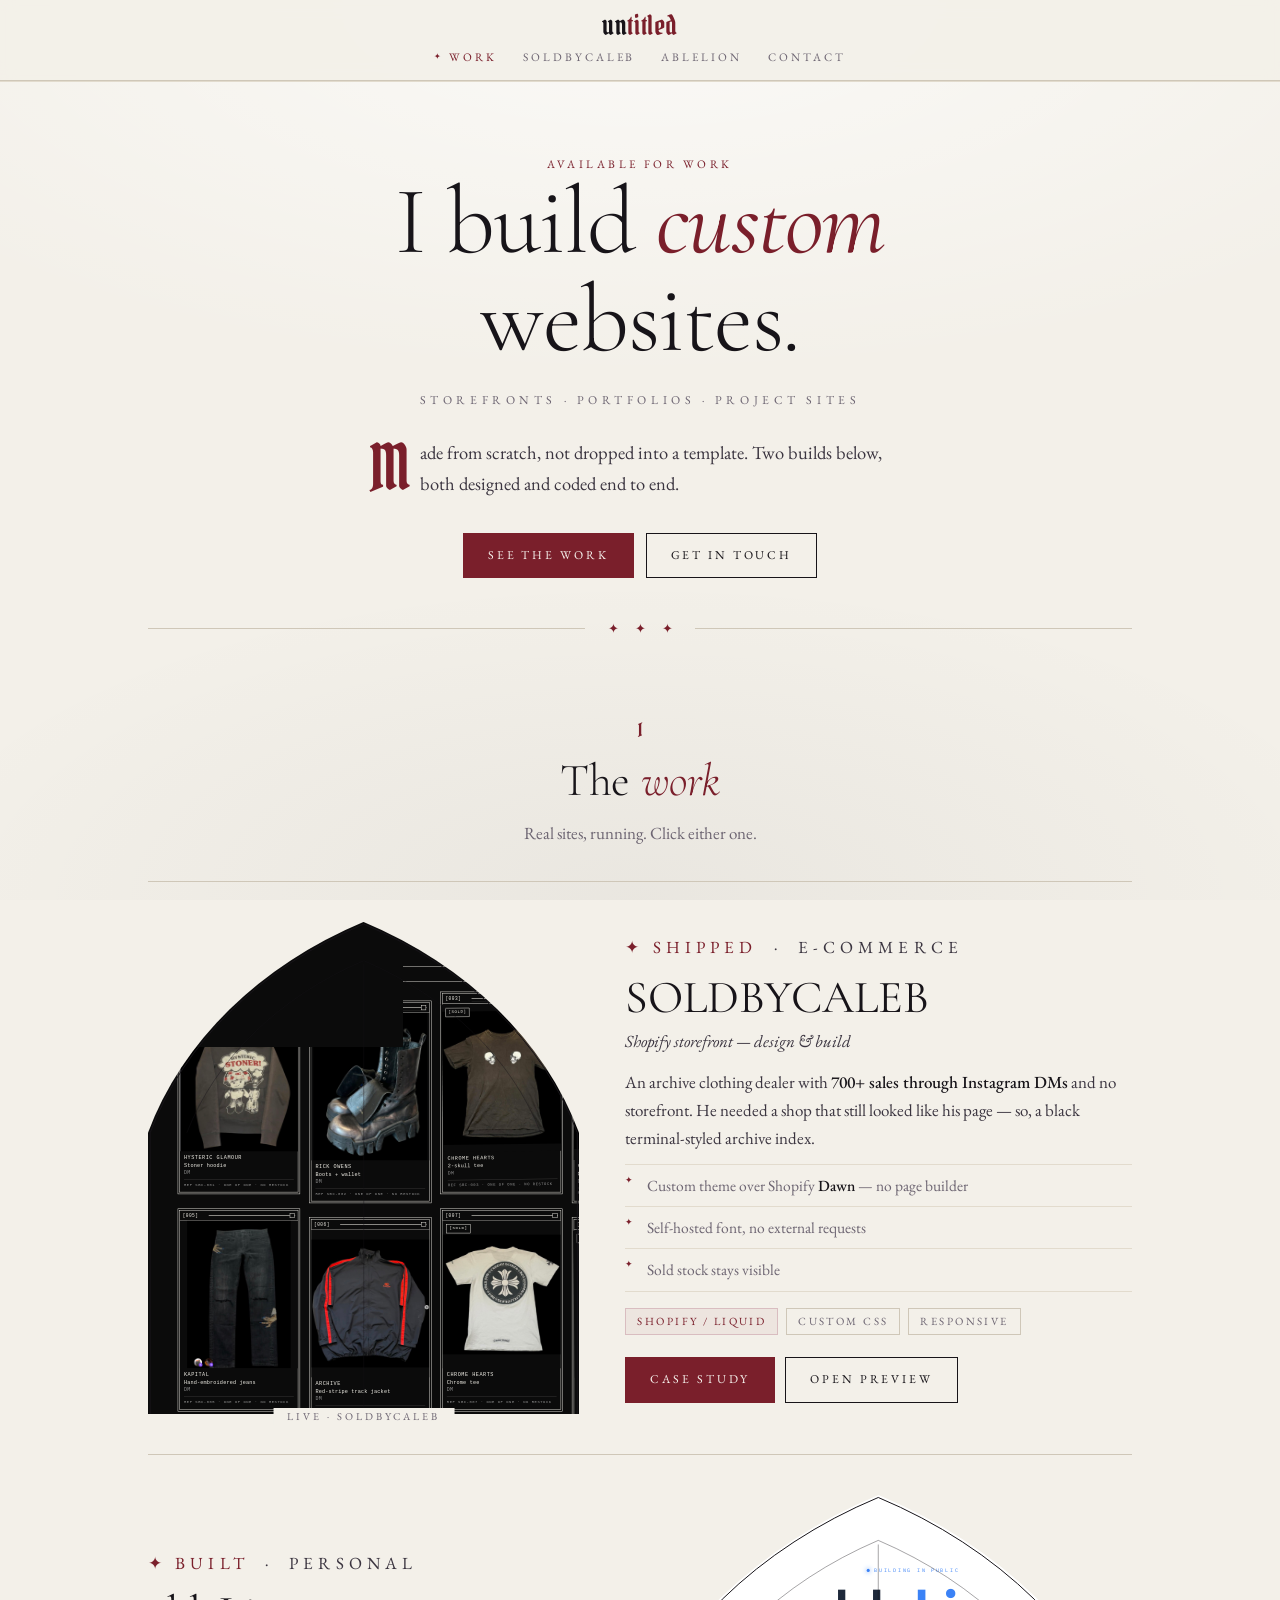
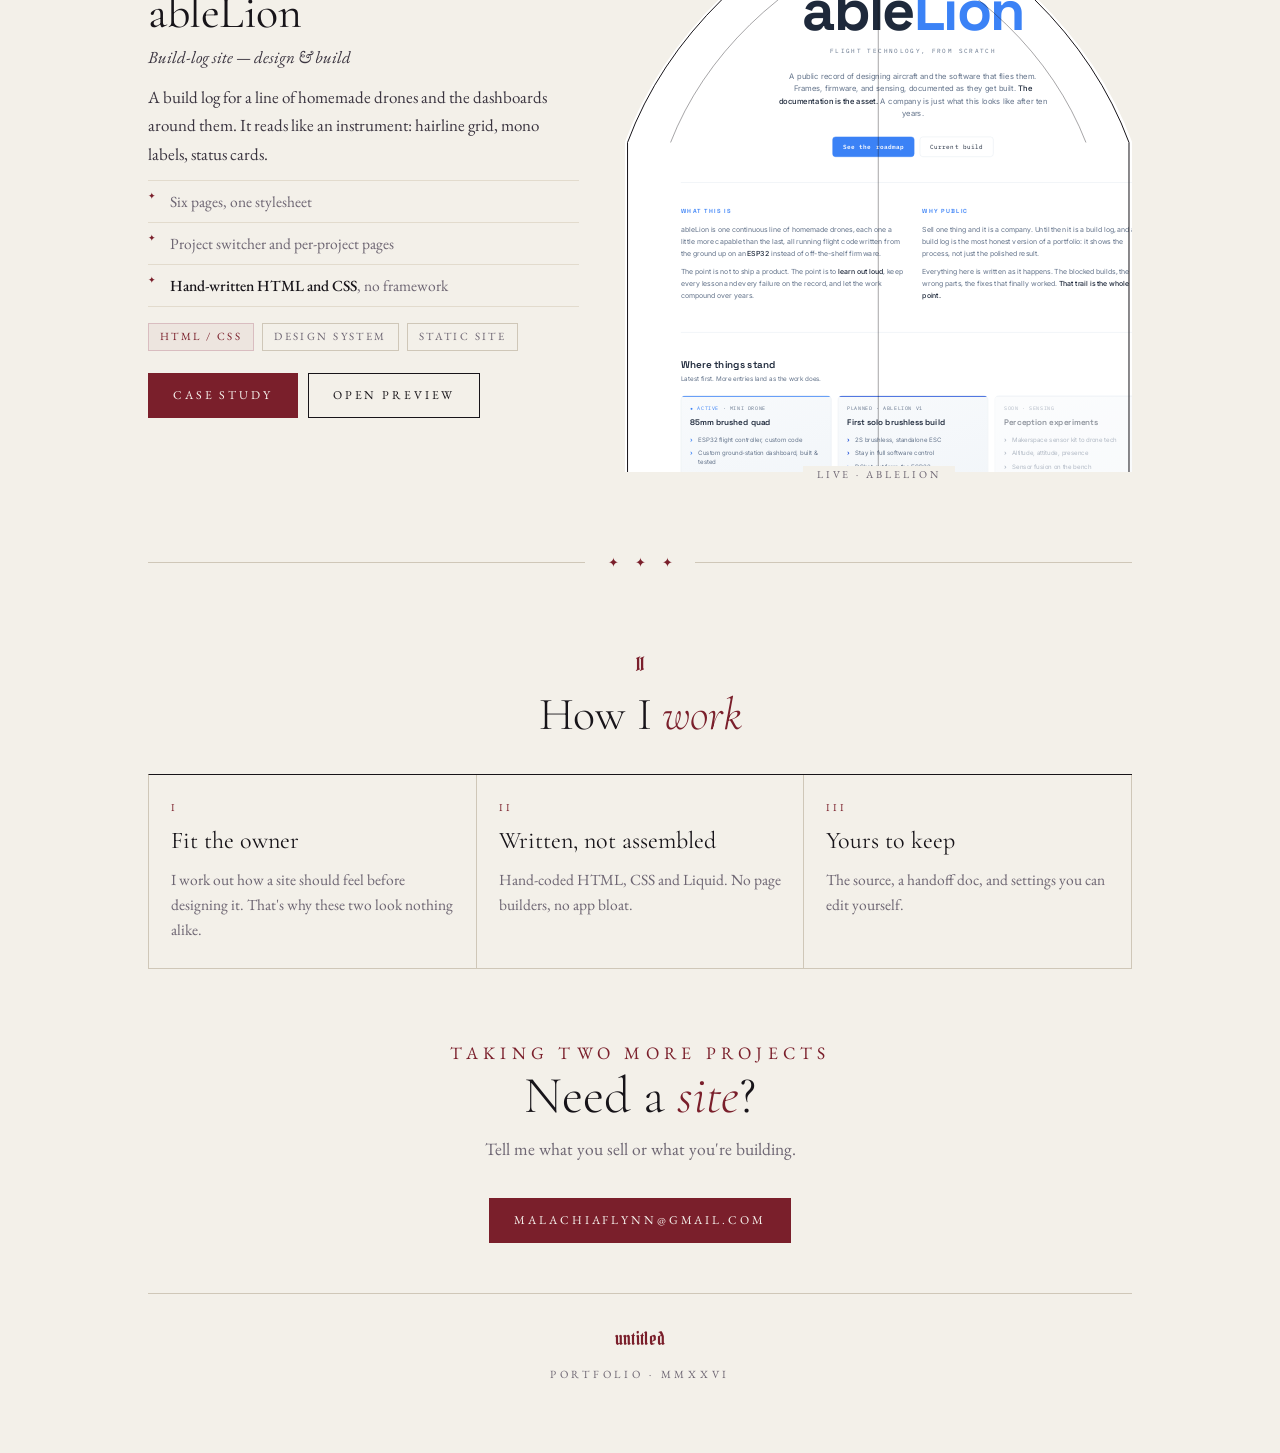
<file: index.html>
<!DOCTYPE html>
<html lang="en">
<head>
<meta charset="UTF-8">
<meta name="viewport" content="width=device-width, initial-scale=1.0">
<title>untitled — portfolio</title>
<link rel="stylesheet" href="style.css?v=7">
</head>
<body>

<nav><div class="nav-inner">
  <a href="index.html" class="brand">un<span class="l">titled</span></a>
  <div class="nav-links">
    <a href="index.html" class="active">Work</a>
    <a href="soldbycaleb.html">Soldbycaleb</a>
    <a href="ablelion.html">Ablelion</a>
    <a href="#contact">Contact</a>
  </div>
</div></nav>

<div class="wrap">

  <section class="hero">
    <p class="label ox">Available for work</p>
    <h1>I build <em>custom</em><br>websites.</h1>
    <p class="tagline">storefronts · portfolios · project sites</p>
    <p class="mission drop">Made from scratch, not dropped into a template. Two builds below, both designed and coded end to end.</p>
    <div class="cta">
      <a href="#work" class="btn p">See the work</a>
      <a href="#contact" class="btn">Get in touch</a>
    </div>
  </section>

  <div class="fleuron"><i>✦ ✦ ✦</i></div>

  <section class="work" id="work">
    <div class="head">
      <span class="num">I</span>
      <h2>The <em>work</em></h2>
      <p>Real sites, running. Click either one.</p>
    </div>

    <!-- ── SOLDBYCALEB ────────────────────────────────────────────── -->
    <article class="entry">
      <div class="entry__win">
        <div class="arch">
          <div class="arch__win">
            <iframe src="previews/sbc/index.html#archive" title="SOLDBYCALEB storefront preview" loading="lazy" scrolling="no"></iframe>
          </div>
          <svg class="arch__tracery" viewBox="0 0 100 140" preserveAspectRatio="none" aria-hidden="true">
            <path d="M0.5 140 L0.5 60 A 99 99 0 0 1 50 0.6 A 99 99 0 0 1 99.5 60 L99.5 140"/>
            <line class="thin" x1="50" y1="12" x2="50" y2="140"/>
            <path class="thin" d="M9 60 A 84 84 0 0 1 50 11 A 84 84 0 0 1 91 60"/>
          </svg>
          <a class="arch__glass" href="soldbycaleb.html" aria-label="Open the SOLDBYCALEB case study"></a>
          <span class="arch__tag">Live · soldbycaleb</span>
        </div>
      </div>
      <div class="entry__copy">
        <p class="label entry__k"><span class="stamp">✦ Shipped</span> &nbsp;·&nbsp; E-commerce</p>
        <h3>SOLDBYCALEB</h3>
        <p class="entry__role">Shopify storefront — design &amp; build</p>
        <p>An archive clothing dealer with <b>700+ sales through Instagram DMs</b> and no storefront. He needed a shop that still looked like his page — so, a black terminal-styled archive index.</p>
        <ul>
          <li>Custom theme over Shopify <b>Dawn</b> — no page builder</li>
          <li>Self-hosted font, no external requests</li>
          <li>Sold stock stays visible</li>
        </ul>
        <div class="specs">
          <span class="chip on">Shopify / Liquid</span>
          <span class="chip">Custom CSS</span>
          <span class="chip">Responsive</span>
        </div>
        <div class="entry__links">
          <a href="soldbycaleb.html" class="btn p">Case study</a>
          <a href="previews/sbc/index.html" target="_blank" rel="noopener" class="btn">Open preview</a>
        </div>
      </div>
    </article>

    <!-- ── ABLELION ───────────────────────────────────────────────── -->
    <article class="entry flip">
      <div class="entry__win">
        <div class="arch">
          <div class="arch__win light">
            <iframe src="previews/ablelion/index.html" title="ableLion site preview" loading="lazy" scrolling="no"></iframe>
          </div>
          <svg class="arch__tracery" viewBox="0 0 100 140" preserveAspectRatio="none" aria-hidden="true">
            <path d="M0.5 140 L0.5 60 A 99 99 0 0 1 50 0.6 A 99 99 0 0 1 99.5 60 L99.5 140"/>
            <line class="thin" x1="50" y1="12" x2="50" y2="140"/>
            <path class="thin" d="M9 60 A 84 84 0 0 1 50 11 A 84 84 0 0 1 91 60"/>
          </svg>
          <a class="arch__glass" href="ablelion.html" aria-label="Open the ableLion case study"></a>
          <span class="arch__tag">Live · ablelion</span>
        </div>
      </div>
      <div class="entry__copy">
        <p class="label entry__k"><span class="stamp">✦ Built</span> &nbsp;·&nbsp; Personal</p>
        <h3>ableLion</h3>
        <p class="entry__role">Build-log site — design &amp; build</p>
        <p>A build log for a line of homemade drones and the dashboards around them. It reads like an instrument: hairline grid, mono labels, status cards.</p>
        <ul>
          <li>Six pages, one stylesheet</li>
          <li>Project switcher and per-project pages</li>
          <li><b>Hand-written HTML and CSS</b>, no framework</li>
        </ul>
        <div class="specs">
          <span class="chip on">HTML / CSS</span>
          <span class="chip">Design system</span>
          <span class="chip">Static site</span>
        </div>
        <div class="entry__links">
          <a href="ablelion.html" class="btn p">Case study</a>
          <a href="previews/ablelion/index.html" target="_blank" rel="noopener" class="btn">Open preview</a>
        </div>
      </div>
    </article>
  </section>

  <div class="fleuron"><i>✦ ✦ ✦</i></div>

  <section class="work" id="how">
    <div class="head">
      <span class="num">II</span>
      <h2>How I <em>work</em></h2>
    </div>
    <div class="grid-cards">
      <div class="card">
        <div class="card-k">i</div>
        <h3>Fit the owner</h3>
        <p>I work out how a site should feel before designing it. That's why these two look nothing alike.</p>
      </div>
      <div class="card">
        <div class="card-k">ii</div>
        <h3>Written, not assembled</h3>
        <p>Hand-coded HTML, CSS and Liquid. No page builders, no app bloat.</p>
      </div>
      <div class="card">
        <div class="card-k">iii</div>
        <h3>Yours to keep</h3>
        <p>The source, a handoff doc, and settings you can edit yourself.</p>
      </div>
    </div>
  </section>

  <section class="contact" id="contact">
    <p class="label ox">Taking two more projects</p>
    <h2>Need a <em>site</em>?</h2>
    <p>Tell me what you sell or what you're building.</p>
    <div class="cta">
      <a href="mailto:malachiaflynn@gmail.com" class="btn p">malachiaflynn@gmail.com</a>
    </div>
  </section>

  <footer>
    <span class="mark">untitled</span>
    <p>Portfolio · MMXXVI</p>
  </footer>

</div>
</body>
</html>
</file>
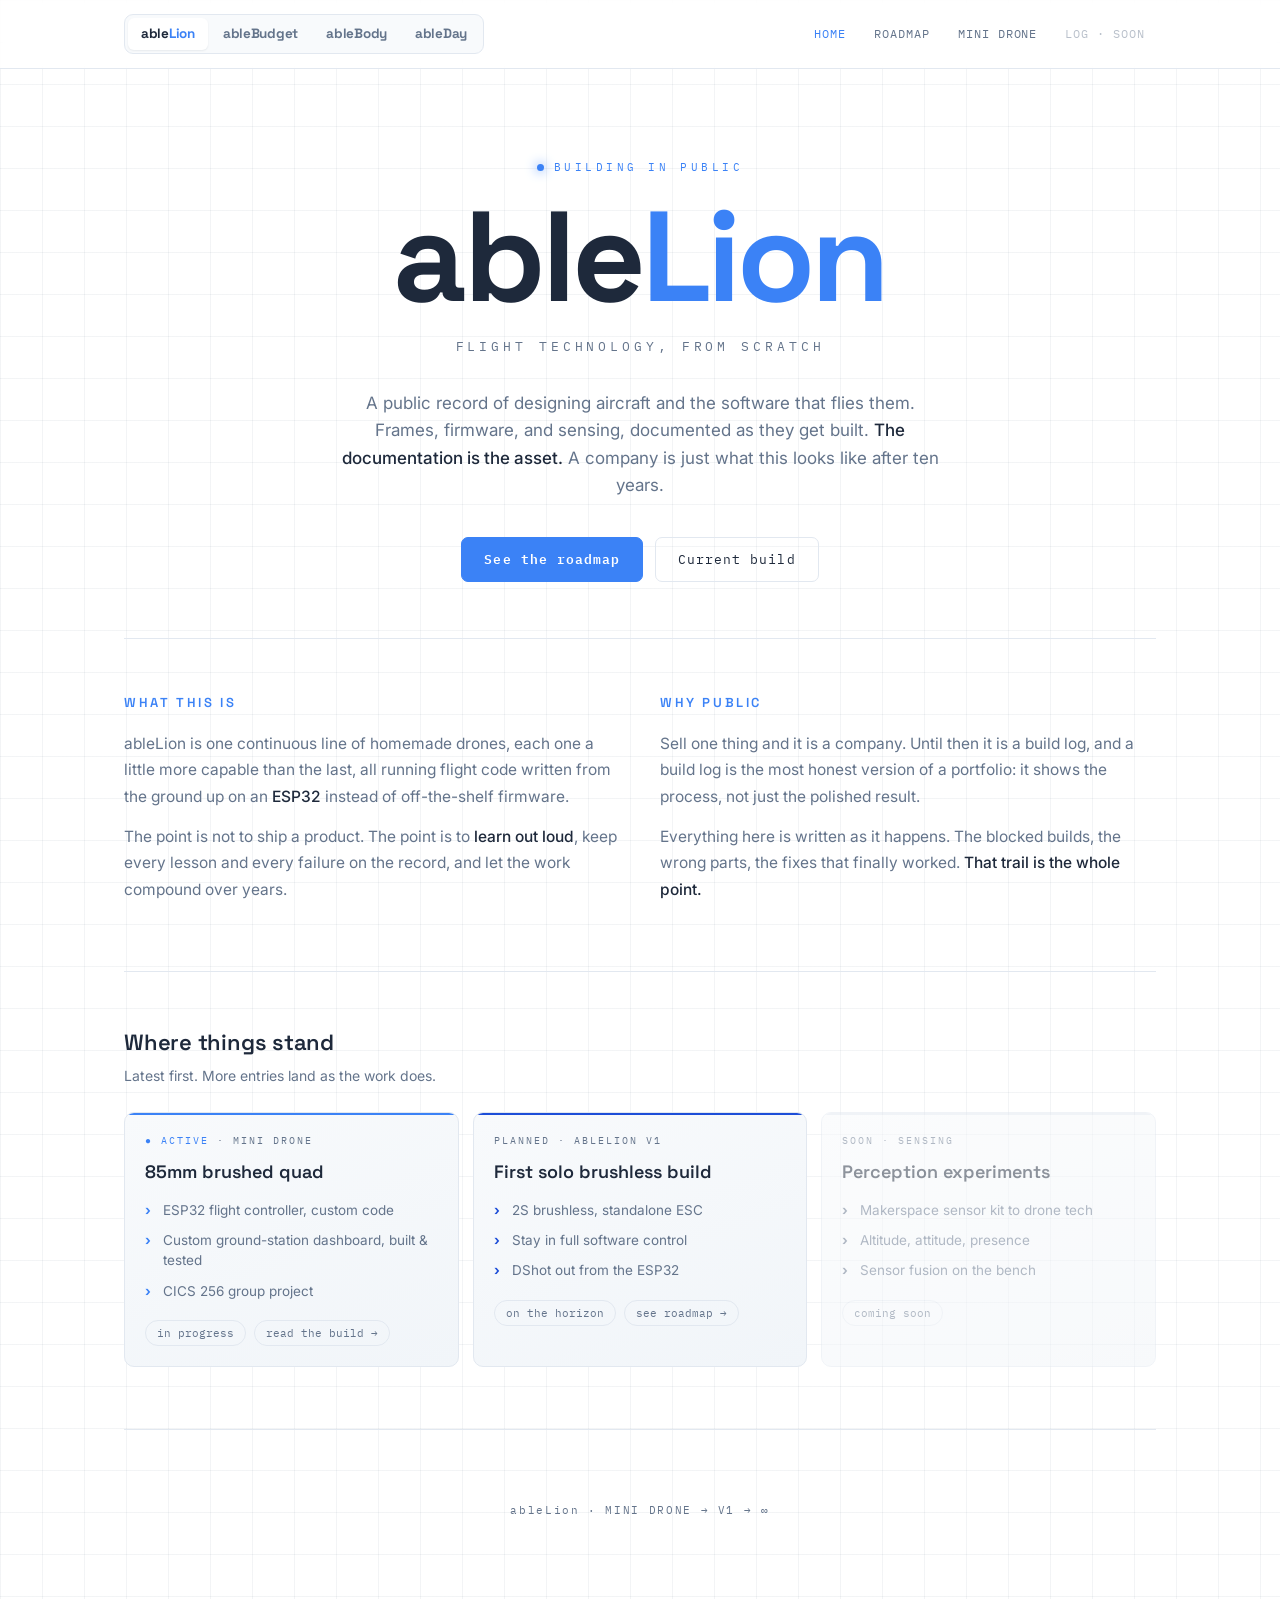
<file: previews/ablelion/index.html>
<!DOCTYPE html>
<html lang="en">
<head>
<meta charset="UTF-8">
<meta name="viewport" content="width=device-width, initial-scale=1.0">
<title>ableLion</title>
<link rel="stylesheet" href="style.css">
<style>
  .hero{padding:90px 0 56px;text-align:center;border-bottom:1px solid var(--line)}
  .hero .eyebrow{justify-content:center}
  .hero h1{font-size:clamp(56px,13vw,128px)}
  .tagline{font-family:'IBM Plex Mono',monospace;font-size:13px;letter-spacing:.3em;
    text-transform:uppercase;color:var(--dim);margin-top:18px}
  .mission{max-width:600px;margin:34px auto 0;color:var(--dim);font-size:17px;line-height:1.6}
  .mission b{color:var(--ink);font-weight:500}
  .cta{display:flex;gap:12px;justify-content:center;flex-wrap:wrap;margin-top:38px}
  .btn{font-family:'IBM Plex Mono',monospace;font-size:13px;letter-spacing:.08em;
    padding:12px 22px;border-radius:7px;border:1px solid var(--line);transition:.18s}
  .btn.p{background:var(--signal);color:var(--void);border-color:var(--signal);font-weight:600}
  .btn.p:hover{box-shadow:0 0 22px rgba(59,130,246,.35)}
  .btn:hover{border-color:var(--signal);color:var(--ink)}

  .intro{padding:54px 0;border-bottom:1px solid var(--line)}
  .intro-grid{display:grid;grid-template-columns:1fr 1fr;gap:40px;align-items:start}
  .intro h2{font-family:'Space Grotesk',sans-serif;font-size:13px;letter-spacing:.2em;
    text-transform:uppercase;color:var(--signal);margin-bottom:18px;font-weight:600}
  .intro p{color:var(--dim);font-size:15.5px;line-height:1.7;margin-bottom:14px}
  .intro p b{color:var(--ink);font-weight:500}
  @media(max-width:720px){.intro-grid{grid-template-columns:1fr;gap:28px}}

  .status{padding:54px 0}
  .status h2{font-family:'Space Grotesk',sans-serif;font-size:22px;font-weight:600;
    margin-bottom:6px;letter-spacing:-.01em}
  .status-sub{color:var(--dim);font-size:14px;margin-bottom:26px}
  .feed a.card{display:block;transition:.18s}
  .feed a.card:hover{border-color:var(--signal);transform:translateY(-2px)}
  .feed .card-k .stamp{color:var(--signal)}
  .soon-card{opacity:.5}
  .soon-card .card-k{color:var(--dim)}
</style>
</head>
<body>

<nav><div class="nav-inner">
  <div class="switch">
    <a href="index.html" class="active">able<span>Lion</span></a>
    <a href="ablebudget.html">able<span>Budget</span></a>
    <a href="ablebody.html">able<span>Body</span></a>
    <a href="ableday.html">able<span>Day</span></a>
  </div>
  <div class="nav-links">
    <a href="index.html" class="active">HOME</a>
    <a href="roadmap.html">ROADMAP</a>
    <a href="mini-drone.html">MINI DRONE</a>
    <a class="soon">LOG · SOON</a>
  </div>
</div></nav>

<div class="wrap">

  <section class="hero">
    <div class="eyebrow">Building in public</div>
    <h1><span class="a">able</span><span class="l">Lion</span></h1>
    <p class="tagline">flight technology, from scratch</p>
    <p class="mission">A public record of designing aircraft and the software that flies them. Frames, firmware, and sensing, documented as they get built. <b>The documentation is the asset.</b> A company is just what this looks like after ten years.</p>
    <div class="cta">
      <a href="roadmap.html" class="btn p">See the roadmap</a>
      <a href="mini-drone.html" class="btn">Current build</a>
    </div>
  </section>

  <section class="intro">
    <div class="intro-grid">
      <div>
        <h2>What this is</h2>
        <p>ableLion is one continuous line of homemade drones, each one a little more capable than the last, all running flight code written from the ground up on an <b>ESP32</b> instead of off-the-shelf firmware.</p>
        <p>The point is not to ship a product. The point is to <b>learn out loud</b>, keep every lesson and every failure on the record, and let the work compound over years.</p>
      </div>
      <div>
        <h2>Why public</h2>
        <p>Sell one thing and it is a company. Until then it is a build log, and a build log is the most honest version of a portfolio: it shows the process, not just the polished result.</p>
        <p>Everything here is written as it happens. The blocked builds, the wrong parts, the fixes that finally worked. <b>That trail is the whole point.</b></p>
      </div>
    </div>
  </section>

  <section class="status">
    <h2>Where things stand</h2>
    <p class="status-sub">Latest first. More entries land as the work does.</p>
    <div class="grid feed">

      <a href="mini-drone.html" class="card s">
        <div class="card-k"><span class="stamp">● ACTIVE</span> · MINI DRONE</div>
        <h3>85mm brushed quad</h3>
        <ul>
          <li>ESP32 flight controller, custom code</li>
          <li>Custom ground-station dashboard, built &amp; tested</li>
          <li>CICS 256 group project</li>
        </ul>
        <div class="specs">
          <span class="chip">in progress</span>
          <span class="chip">read the build →</span>
        </div>
      </a>

      <a href="roadmap.html" class="card b">
        <div class="card-k">PLANNED · ableLion V1</div>
        <h3>First solo brushless build</h3>
        <ul>
          <li>2S brushless, standalone ESC</li>
          <li>Stay in full software control</li>
          <li>DShot out from the ESP32</li>
        </ul>
        <div class="specs">
          <span class="chip">on the horizon</span>
          <span class="chip">see roadmap →</span>
        </div>
      </a>

      <div class="card soon-card">
        <div class="card-k">SOON · SENSING</div>
        <h3>Perception experiments</h3>
        <ul>
          <li>Makerspace sensor kit to drone tech</li>
          <li>Altitude, attitude, presence</li>
          <li>Sensor fusion on the bench</li>
        </ul>
        <div class="specs"><span class="chip">coming soon</span></div>
      </div>

    </div>
  </section>

  <footer><p>ableLion · MINI DRONE → V1 → ∞</p></footer>

</div>
</body>
</html>
</file>
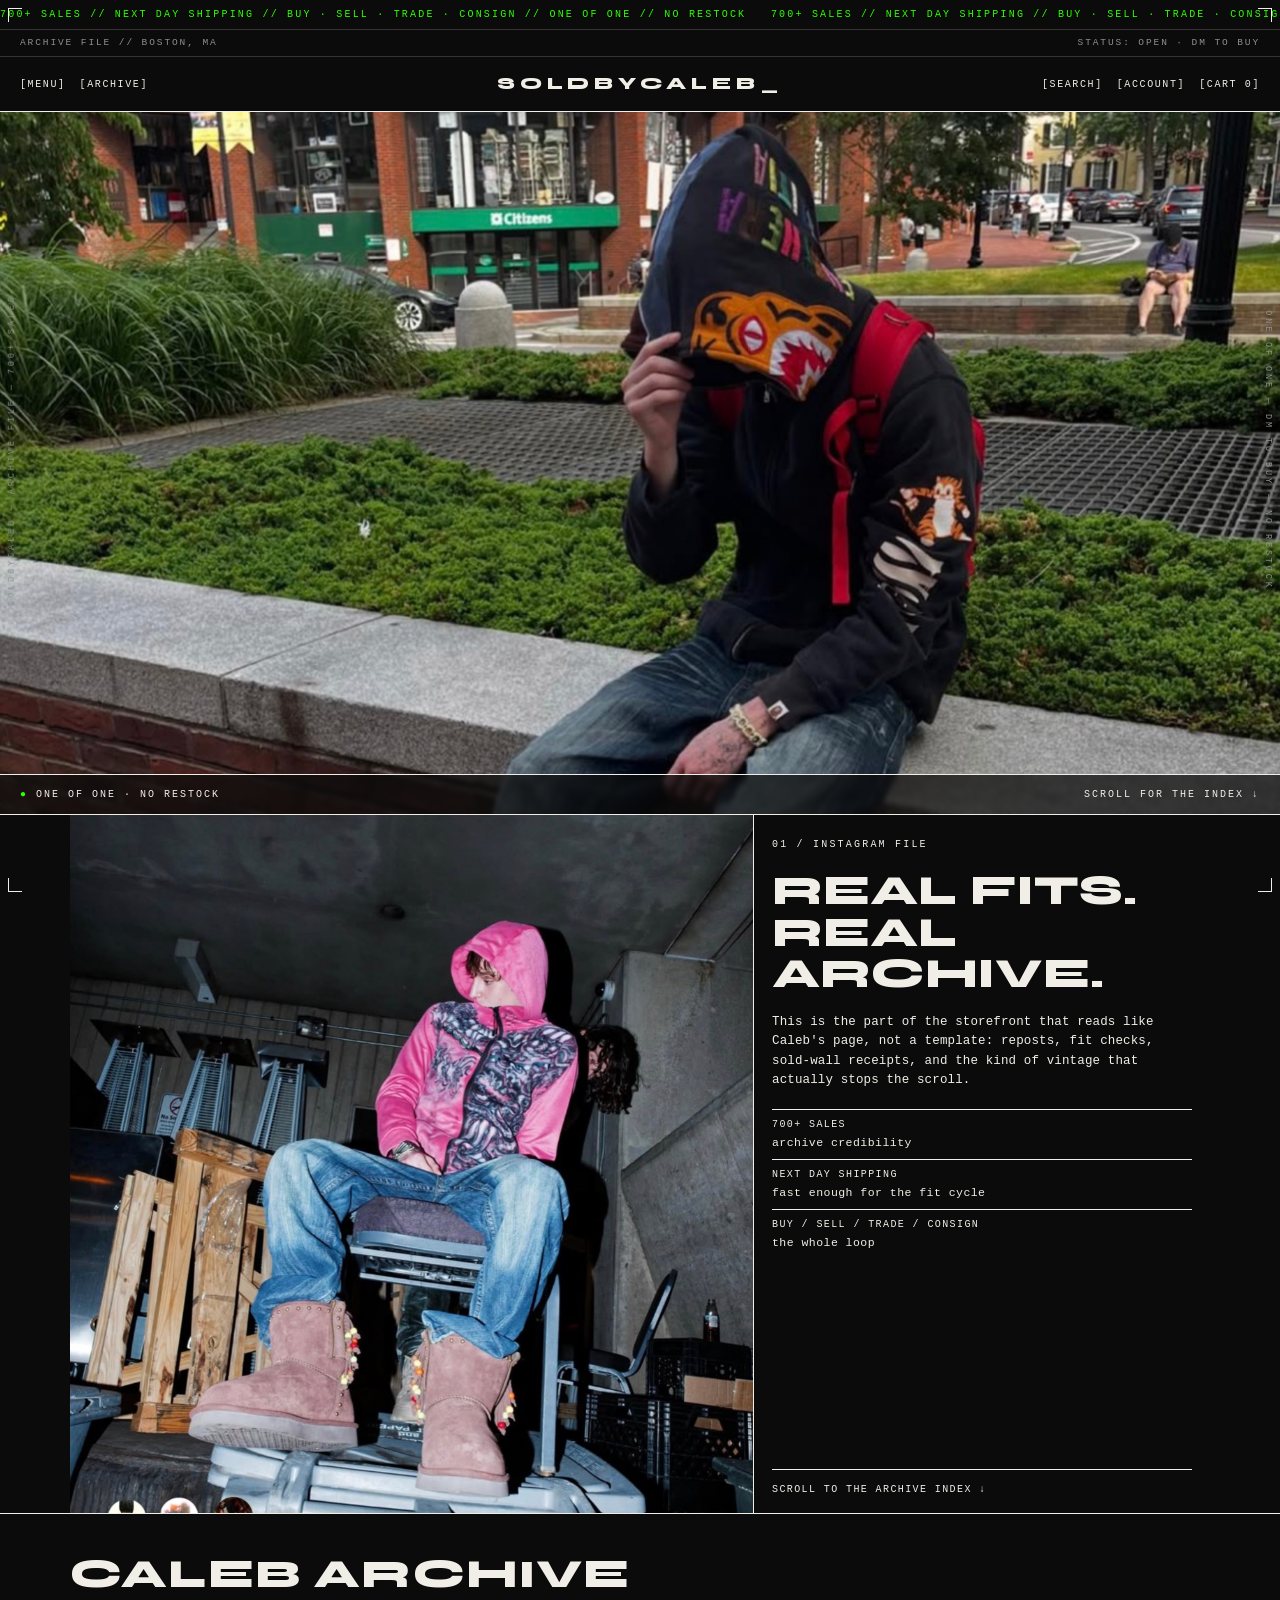
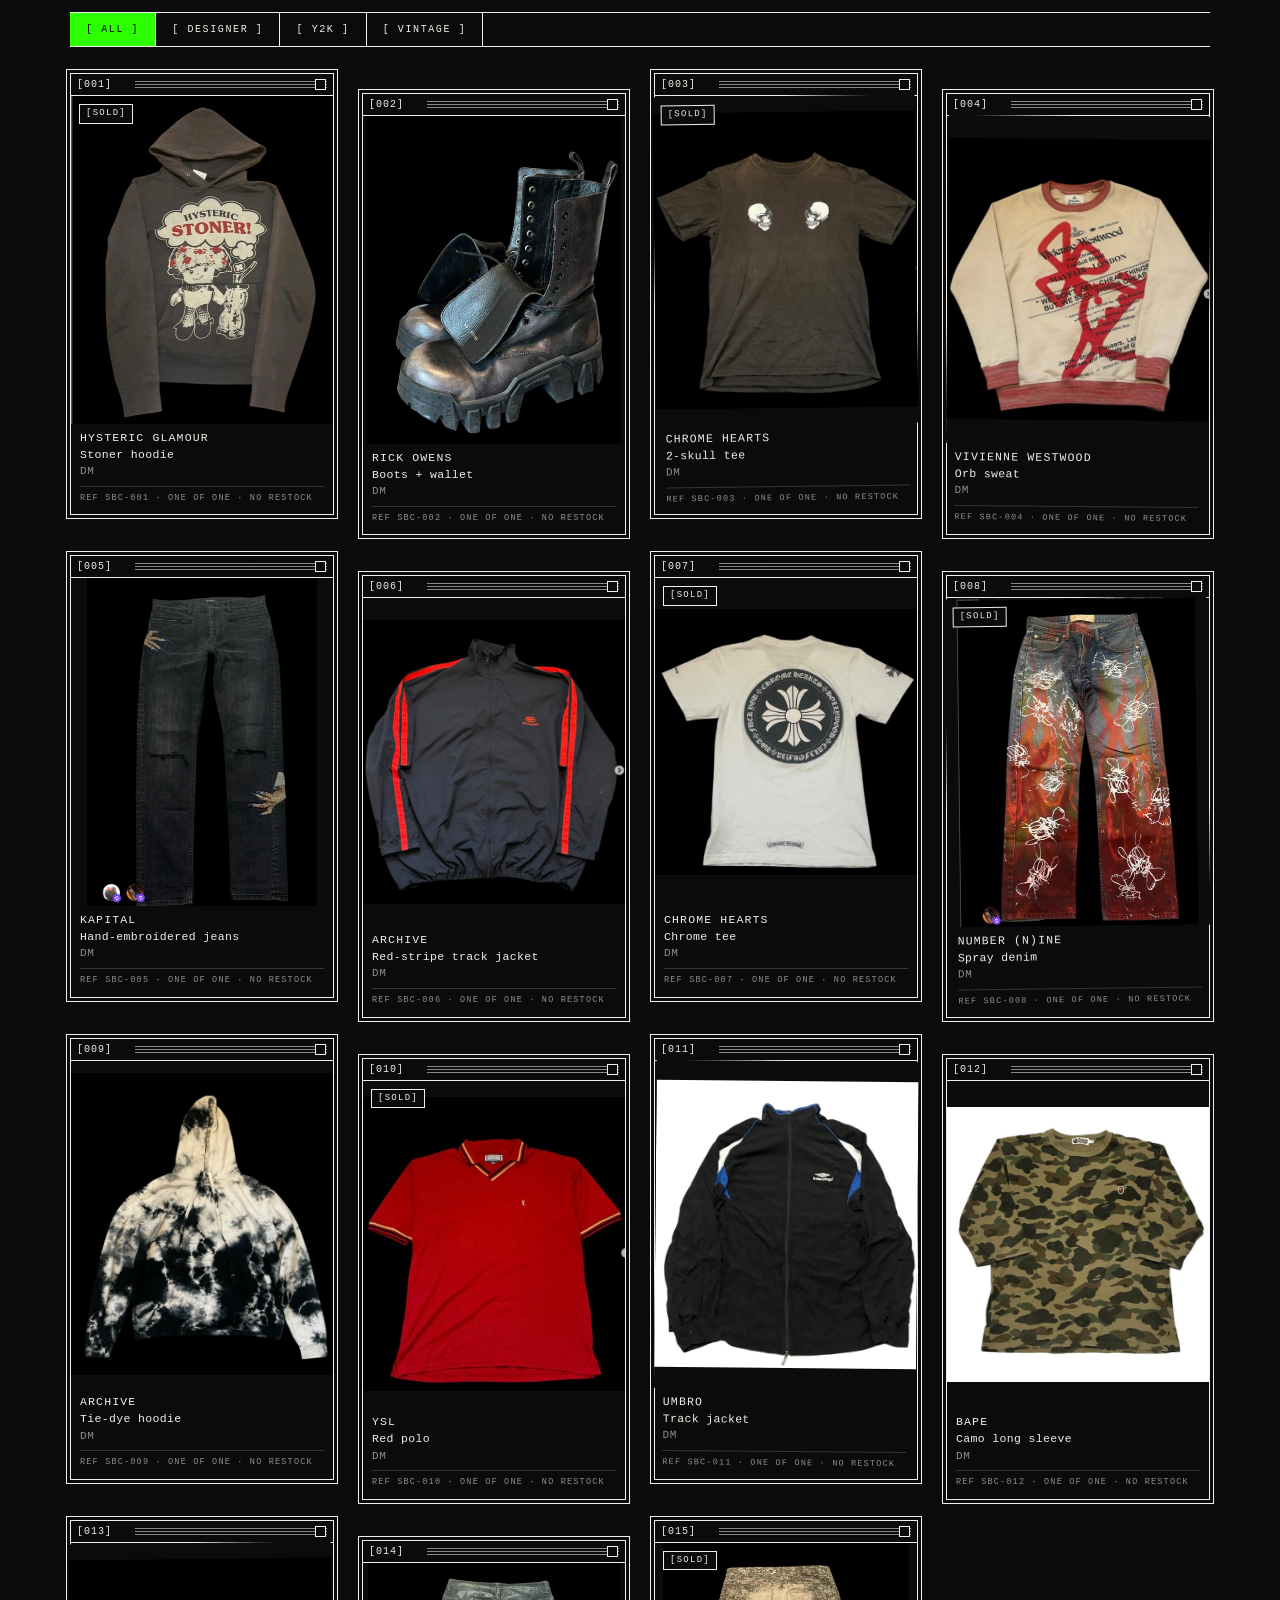
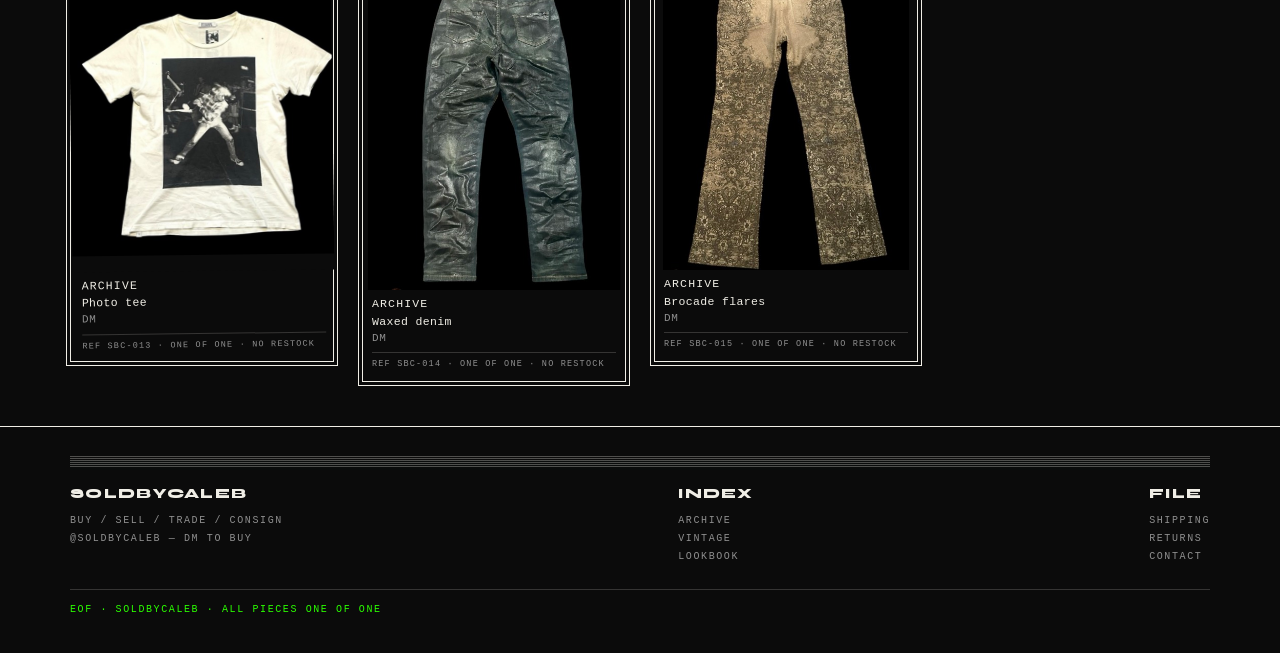
<file: previews/sbc/index.html>
<!DOCTYPE html>
<html lang="en">
<head>
<meta charset="UTF-8">
<meta name="viewport" content="width=device-width, initial-scale=1.0">
<title>SOLDBYCALEB — archive file</title>
<style>
@font-face{
  font-family:"SBC Display";
  src:url("sbc-display.woff2") format("woff2");
  font-weight:800;font-style:normal;font-display:swap;
}

:root{
  --ink:240,238,230;        /* #F0EEE6 */
  --paper:11,11,11;         /* #0B0B0B */
  --muted:143,143,143;      /* #8F8F8F */
  --acid:43,255,0;          /* #2BFF00 */
  --on-acid:11,11,11;
  --hairline:rgba(240,238,230,.18);
  --mono:ui-monospace,"SF Mono","SFMono-Regular","Menlo","Consolas","Liberation Mono","Roboto Mono",monospace;
  --display:"SBC Display",var(--mono);
}
*,*::before,*::after{box-sizing:border-box;border-radius:0}
body{
  margin:0;background:rgb(var(--paper));color:rgb(var(--ink));
  font-family:var(--mono);font-size:13px;line-height:1.5;letter-spacing:.01em;
  -webkit-font-smoothing:antialiased;
}
a{color:inherit;text-decoration:none}
::selection{background:rgb(var(--acid));color:rgb(var(--on-acid))}
.page-width{max-width:1180px;margin:0 auto;padding:0 20px}

/* ── announcement ticker ───────────────────────────────────────────── */
.ticker{
  background:rgb(var(--paper));color:rgb(var(--acid));
  border-bottom:1px solid var(--hairline);
  overflow:hidden;white-space:nowrap;padding:7px 0;
  font-size:10px;letter-spacing:.22em;text-transform:uppercase;
}
.ticker span{display:inline-block;padding-right:3rem;animation:slide 26s linear infinite}
@keyframes slide{from{transform:translateX(0)}to{transform:translateX(-50%)}}

/* ── header: two-row terminal bar ──────────────────────────────────── */
.hdr{
  position:sticky;top:0;z-index:40;
  background:rgb(var(--paper));border-bottom:1px solid rgb(var(--ink));
}
.hdr__row1{
  display:flex;justify-content:space-between;align-items:center;
  padding:6px 20px;border-bottom:1px solid var(--hairline);
  font-size:9.5px;letter-spacing:.2em;text-transform:uppercase;color:rgb(var(--muted));
}
.hdr__row2{
  display:grid;grid-template-columns:1fr auto 1fr;align-items:center;
  padding:14px 20px;
}
.wordmark{
  font-family:var(--display);font-weight:800;font-size:17px;
  letter-spacing:.28em;text-transform:uppercase;text-align:center;
}
.wordmark::after{content:"_";margin-left:.1em;animation:blink 1.1s step-end infinite}
@keyframes blink{50%{opacity:0}}
.ctl{font-size:10px;letter-spacing:.16em;color:rgb(var(--ink));padding:3px 0}
.ctl:hover{background:rgb(var(--acid));color:rgb(var(--on-acid))}
.hdr__left,.hdr__right{display:flex;gap:14px}
.hdr__right{justify-content:flex-end}

/* ── pinned fading hero ────────────────────────────────────────────── */
.hero{min-height:78vh;position:relative;display:flex;align-items:flex-end}
.hero__media{
  position:fixed;top:0;left:0;width:100%;height:92vh;z-index:-1;
  background:url("hero.jpg") center 22% / cover no-repeat;
}
@supports (animation-timeline: scroll()){
  .hero__media{animation:heroFade linear both;animation-timeline:scroll(root);animation-range:0 70vh}
}
@keyframes heroFade{to{opacity:.1;filter:grayscale(1)}}
.hero__bar{
  width:100%;padding:12px 20px;border-top:1px solid rgb(var(--ink));
  background:rgba(11,11,11,.72);backdrop-filter:blur(2px);
  display:flex;justify-content:space-between;flex-wrap:wrap;gap:10px;
  font-size:10px;letter-spacing:.2em;text-transform:uppercase;
}
.hero__bar b{color:rgb(var(--acid));font-weight:500}

/* everything after the hero rides over it on opaque paper */
main > section:not(.hero){position:relative;z-index:1;background:rgb(var(--paper))}

/* ── lookbook strip ────────────────────────────────────────────────── */
.lookbook{border-top:1px solid rgb(var(--ink));border-bottom:1px solid rgb(var(--ink))}
.lookbook__grid{display:grid;grid-template-columns:minmax(0,1.2fr) minmax(0,.8fr);min-height:400px}
.lookbook__media{border-right:1px solid rgb(var(--ink))}
.lookbook__media img{width:100%;height:100%;object-fit:cover;display:block}
.lookbook__copy{display:flex;flex-direction:column;justify-content:space-between;gap:18px;padding:22px 18px 16px}
.eyebrow{margin:0;font-size:10px;letter-spacing:.22em;text-transform:uppercase}
.lookbook__title{
  font-family:var(--display);font-weight:800;margin:0;
  font-size:clamp(26px,3.2vw,46px);line-height:1.02;letter-spacing:0;
  text-transform:uppercase;word-break:keep-all;hyphens:none;
}
.lookbook__text{margin:0;max-width:34rem;font-size:12.5px;line-height:1.55;color:rgb(var(--ink))}
.lookbook__list{margin:0;padding:0;list-style:none;display:grid;gap:8px;
  text-transform:uppercase;letter-spacing:.14em;font-size:10px}
.lookbook__list li{padding-top:7px;border-top:1px solid rgb(var(--ink))}
.lookbook__list strong{display:block;margin-top:2px;font-size:11.5px;letter-spacing:.04em;text-transform:none;font-weight:500}
.lookbook__note{margin-top:auto;padding-top:12px;border-top:1px solid rgb(var(--ink));
  font-size:10px;letter-spacing:.14em;text-transform:uppercase}

/* ── archive grid ──────────────────────────────────────────────────── */
.archive{padding:40px 0 34px}
.archive__title{
  font-family:var(--display);font-weight:800;margin:0 0 18px;
  font-size:clamp(26px,4vw,40px);letter-spacing:.03em;text-transform:uppercase;line-height:1;
}
.tabs{display:flex;flex-wrap:wrap;margin:0 0 26px;padding:0;list-style:none;
  border-top:1px solid rgb(var(--ink));border-bottom:1px solid rgb(var(--ink))}
.tab{
  font:inherit;font-size:10px;letter-spacing:.16em;text-transform:uppercase;
  background:none;border:0;border-right:1px solid rgb(var(--ink));
  color:rgb(var(--ink));padding:9px 16px;cursor:pointer;
}
.tab:hover{background:rgb(var(--acid));color:rgb(var(--on-acid))}
.tab[aria-pressed="true"]{background:rgb(var(--acid));color:rgb(var(--on-acid))}

.grid{display:grid;grid-template-columns:repeat(4,minmax(0,1fr));
  column-gap:28px;row-gap:40px;padding-bottom:30px;counter-reset:idx}
@counter-style pad3{system:numeric;symbols:"0" "1" "2" "3" "4" "5" "6" "7" "8" "9";pad:3 "0"}
.piece{
  position:relative;counter-increment:idx;
  border:1px solid rgb(var(--ink));outline:1px solid rgb(var(--ink));outline-offset:3px;
  background:rgb(var(--paper));
}
.piece::before{  /* window title bar: [001] + pinstripes */
  content:"[" counter(idx,pad3) "]";
  display:block;height:22px;line-height:22px;padding:0 6px;
  font-size:10px;letter-spacing:.1em;color:rgb(var(--ink));
  border-bottom:1px solid rgb(var(--ink));
  background-image:repeating-linear-gradient(to bottom,
    transparent 0,transparent 2px,
    rgba(240,238,230,.55) 2px,rgba(240,238,230,.55) 3px);
  background-size:calc(100% - 70px) 11px;
  background-position:right 6px center;background-repeat:no-repeat;
}
.piece::after{  /* close box */
  content:"";position:absolute;top:5px;right:7px;width:11px;height:11px;
  border:1px solid rgb(var(--ink));background:rgb(var(--paper));
}
.piece:hover::after{background:rgb(var(--acid))}
.grid .piece:nth-child(even){transform:translateY(20px)}
.grid .piece:nth-child(5n+3) .piece__inner{transform:rotate(-.7deg)}
.grid .piece:nth-child(7n+4) .piece__inner{transform:rotate(.5deg)}
.piece__media{display:block;aspect-ratio:4/5;background:rgb(var(--paper));overflow:hidden;position:relative}
.piece__media img{width:100%;height:100%;object-fit:contain;display:block}
.badge{
  position:absolute;top:8px;left:8px;
  background:rgb(var(--paper));color:rgb(var(--ink));border:1px solid rgb(var(--ink));
  font-size:9px;letter-spacing:.14em;text-transform:uppercase;padding:2px 6px;
}
.badge::before{content:"["}.badge::after{content:"]"}
.piece__content{padding:5px 9px 10px}
.piece__brand{text-transform:uppercase;letter-spacing:.1em;font-size:11.5px}
.piece__item{font-size:11.5px;letter-spacing:.03em}
.piece__price{color:rgb(var(--muted));font-size:11px;letter-spacing:.06em}
.piece__stamp{
  margin-top:6px;padding-top:5px;border-top:1px solid var(--hairline);
  font-size:8.5px;letter-spacing:.14em;color:rgb(var(--muted));
}

/* ── footer: end-of-file block ─────────────────────────────────────── */
.ftr{border-top:1px solid rgb(var(--ink));padding:28px 0 36px;
  font-size:10px;letter-spacing:.16em;text-transform:uppercase;color:rgb(var(--muted))}
.ftr__dither{height:12px;margin-bottom:18px;
  background-image:repeating-linear-gradient(to bottom,
    transparent 0,transparent 1px,rgba(240,238,230,.3) 1px,rgba(240,238,230,.3) 2px)}
.ftr__cols{display:flex;justify-content:space-between;flex-wrap:wrap;gap:16px}
.ftr h4{font-family:var(--display);font-weight:800;font-size:13px;letter-spacing:.1em;
  margin:0 0 8px;color:rgb(var(--ink))}
.ftr p{margin:3px 0}
.ftr__eof{margin-top:22px;padding-top:12px;border-top:1px solid var(--hairline);color:rgb(var(--acid))}

/* ── technical page furniture ──────────────────────────────────────── */
@media screen and (min-width:1100px){
  .crop{position:fixed;width:14px;height:14px;z-index:60;pointer-events:none;
    border-color:rgb(var(--ink));border-style:solid;border-width:0}
  .crop.tl{top:8px;left:8px;border-top-width:1px;border-left-width:1px}
  .crop.tr{top:8px;right:8px;border-top-width:1px;border-right-width:1px}
  .crop.bl{bottom:8px;left:8px;border-bottom-width:1px;border-left-width:1px}
  .crop.br{bottom:8px;right:8px;border-bottom-width:1px;border-right-width:1px}
  .rail{position:fixed;top:50%;z-index:60;pointer-events:none;
    writing-mode:vertical-rl;font-size:8.5px;letter-spacing:.34em;
    text-transform:uppercase;color:rgb(var(--muted))}
  .rail.l{left:6px;transform:translateY(-50%) rotate(180deg)}
  .rail.r{right:6px;transform:translateY(-50%)}
}
@media screen and (max-width:1099px){.crop,.rail{display:none}}

@media (max-width:860px){
  .grid{grid-template-columns:repeat(2,minmax(0,1fr))}
  .lookbook__grid{grid-template-columns:1fr}
  .lookbook__media{border-right:0;border-bottom:1px solid rgb(var(--ink));max-height:340px}
}
@media (prefers-reduced-motion:reduce){*{animation:none!important}}
</style>
</head>
<body>

<span class="crop tl"></span><span class="crop tr"></span>
<span class="crop bl"></span><span class="crop br"></span>
<span class="rail l">SOLDBYCALEB — ARCHIVE FILE — 700+ SALES</span>
<span class="rail r">ONE OF ONE — DM TO BUY — NO RESTOCK</span>

<div class="ticker"><span>700+ SALES // NEXT DAY SHIPPING // BUY · SELL · TRADE · CONSIGN // ONE OF ONE // NO RESTOCK&nbsp;&nbsp;&nbsp;700+ SALES // NEXT DAY SHIPPING // BUY · SELL · TRADE · CONSIGN // ONE OF ONE // NO RESTOCK&nbsp;&nbsp;&nbsp;</span></div>

<header class="hdr">
  <div class="hdr__row1">
    <div>ARCHIVE FILE // BOSTON, MA</div>
    <div>STATUS: OPEN · DM TO BUY</div>
  </div>
  <div class="hdr__row2">
    <div class="hdr__left">
      <a class="ctl" href="#archive">[MENU]</a>
      <a class="ctl" href="#archive">[ARCHIVE]</a>
    </div>
    <div class="wordmark">SOLDBYCALEB</div>
    <div class="hdr__right">
      <a class="ctl" href="#archive">[SEARCH]</a>
      <a class="ctl" href="#archive">[ACCOUNT]</a>
      <a class="ctl" href="#archive">[CART 0]</a>
    </div>
  </div>
</header>

<main>

  <section class="hero">
    <div class="hero__media" role="img" aria-label="Caleb fit pic"></div>
    <div class="hero__bar">
      <span><b>●</b> ONE OF ONE · NO RESTOCK</span>
      <span>SCROLL FOR THE INDEX ↓</span>
    </div>
  </section>

  <section class="lookbook">
    <div class="page-width">
      <div class="lookbook__grid">
        <div class="lookbook__media"><img src="lookbook.jpg" alt="Caleb lookbook portrait"></div>
        <div class="lookbook__copy">
          <p class="eyebrow">01 / instagram file</p>
          <h2 class="lookbook__title">Real fits. Real archive.</h2>
          <p class="lookbook__text">This is the part of the storefront that reads like Caleb's page, not a template: reposts, fit checks, sold-wall receipts, and the kind of vintage that actually stops the scroll.</p>
          <ul class="lookbook__list" role="list">
            <li>700+ sales<strong>archive credibility</strong></li>
            <li>Next day shipping<strong>fast enough for the fit cycle</strong></li>
            <li>Buy / sell / trade / consign<strong>the whole loop</strong></li>
          </ul>
          <div class="lookbook__note">Scroll to the archive index ↓</div>
        </div>
      </div>
    </div>
  </section>

  <section class="archive" id="archive">
    <div class="page-width">
      <h2 class="archive__title">Caleb archive</h2>
      <ul class="tabs" role="list">
        <li><button class="tab" data-cat="all" aria-pressed="true">[ ALL ]</button></li>
        <li><button class="tab" data-cat="designer" aria-pressed="false">[ DESIGNER ]</button></li>
        <li><button class="tab" data-cat="y2k" aria-pressed="false">[ Y2K ]</button></li>
        <li><button class="tab" data-cat="vintage" aria-pressed="false">[ VINTAGE ]</button></li>
      </ul>
      <div class="grid" id="grid"></div>
    </div>
  </section>

</main>

<footer class="ftr">
  <div class="page-width">
    <div class="ftr__dither"></div>
    <div class="ftr__cols">
      <div>
        <h4>SOLDBYCALEB</h4>
        <p>buy / sell / trade / consign</p>
        <p>@soldbycaleb — DM to buy</p>
      </div>
      <div>
        <h4>INDEX</h4>
        <p>Archive</p><p>Vintage</p><p>Lookbook</p>
      </div>
      <div>
        <h4>FILE</h4>
        <p>Shipping</p><p>Returns</p><p>Contact</p>
      </div>
    </div>
    <div class="ftr__eof">EOF · SOLDBYCALEB · ALL PIECES ONE OF ONE</div>
  </div>
</footer>

<script>
// Demo inventory — mirrors the block list in templates/index.json
const PIECES = [
  {cat:"y2k",      img:"archive-01.jpg", brand:"Hysteric Glamour",  item:"Stoner hoodie",            sold:true},
  {cat:"designer", img:"archive-02.jpg", brand:"Rick Owens",        item:"Boots + wallet"},
  {cat:"designer", img:"archive-03.jpg", brand:"Chrome Hearts",     item:"2-skull tee",              sold:true},
  {cat:"vintage",  img:"archive-04.jpg", brand:"Vivienne Westwood", item:"Orb sweat"},
  {cat:"designer", img:"archive-05.jpg", brand:"Kapital",           item:"Hand-embroidered jeans"},
  {cat:"y2k",      img:"archive-06.jpg", brand:"Archive",           item:"Red-stripe track jacket"},
  {cat:"designer", img:"archive-07.jpg", brand:"Chrome Hearts",     item:"Chrome tee",               sold:true},
  {cat:"designer", img:"archive-08.jpg", brand:"Number (N)ine",     item:"Spray denim",              sold:true},
  {cat:"y2k",      img:"archive-09.jpg", brand:"Archive",           item:"Tie-dye hoodie"},
  {cat:"designer", img:"archive-10.jpg", brand:"YSL",               item:"Red polo",                 sold:true},
  {cat:"y2k",      img:"archive-11.jpg", brand:"Umbro",             item:"Track jacket"},
  {cat:"y2k",      img:"archive-12.jpg", brand:"BAPE",              item:"Camo long sleeve"},
  {cat:"y2k",      img:"archive-13.jpg", brand:"Archive",           item:"Photo tee"},
  {cat:"vintage",  img:"archive-14.jpg", brand:"Archive",           item:"Waxed denim"},
  {cat:"vintage",  img:"archive-15.jpg", brand:"Archive",           item:"Brocade flares",           sold:true}
];

const grid = document.getElementById("grid");

function render(cat){
  grid.innerHTML = PIECES
    .filter(p => cat === "all" || p.cat === cat)
    .map((p, i) => `
      <article class="piece">
        <div class="piece__inner">
          <div class="piece__media">
            ${p.sold ? '<span class="badge">SOLD</span>' : ""}
            <img src="${p.img}" alt="${p.brand} — ${p.item}" loading="lazy">
          </div>
          <div class="piece__content">
            <div class="piece__brand">${p.brand}</div>
            <div class="piece__item">${p.item}</div>
            <div class="piece__price">DM</div>
            <div class="piece__stamp">REF SBC-${String(i + 1).padStart(3, "0")} · ONE OF ONE · NO RESTOCK</div>
          </div>
        </div>
      </article>`)
    .join("");
}

document.querySelectorAll(".tab").forEach(btn => {
  btn.addEventListener("click", () => {
    document.querySelectorAll(".tab").forEach(b => b.setAttribute("aria-pressed", String(b === btn)));
    render(btn.dataset.cat);
  });
});

render("all");
</script>
</body>
</html>
</file>
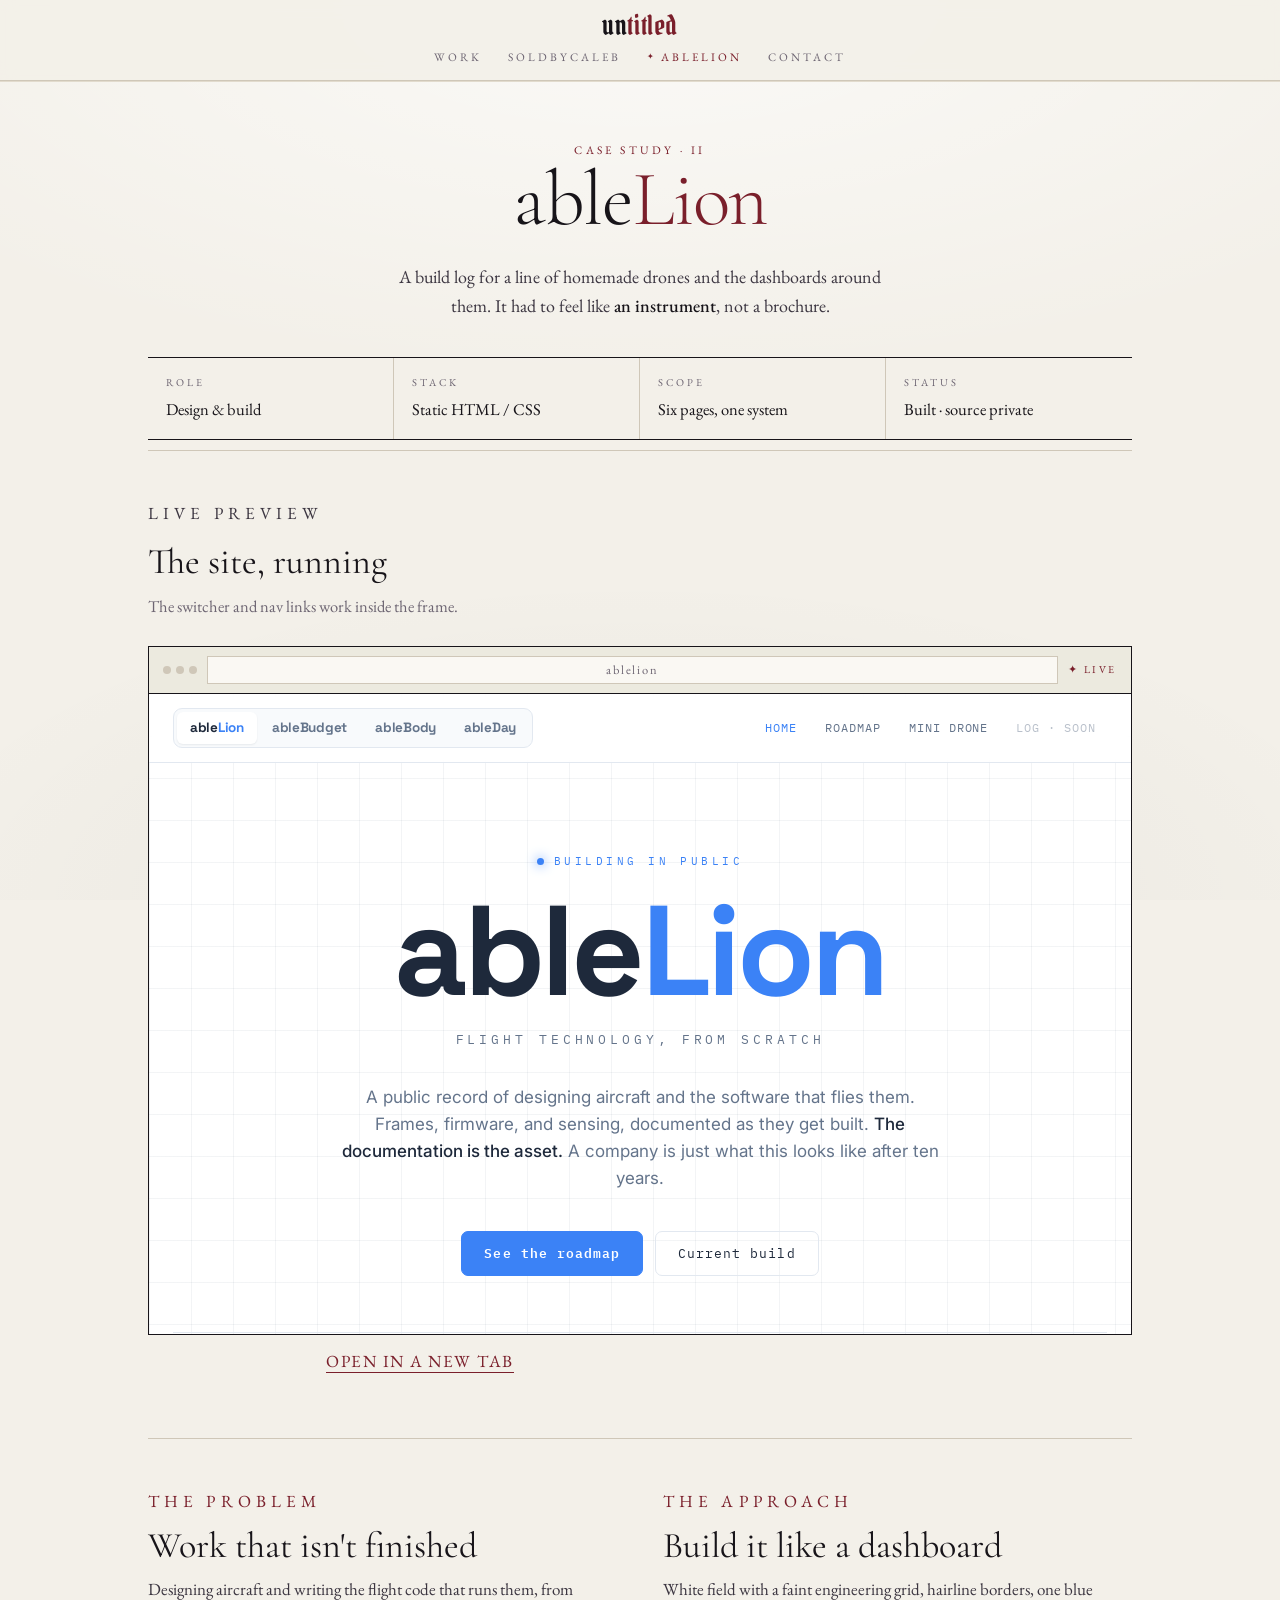
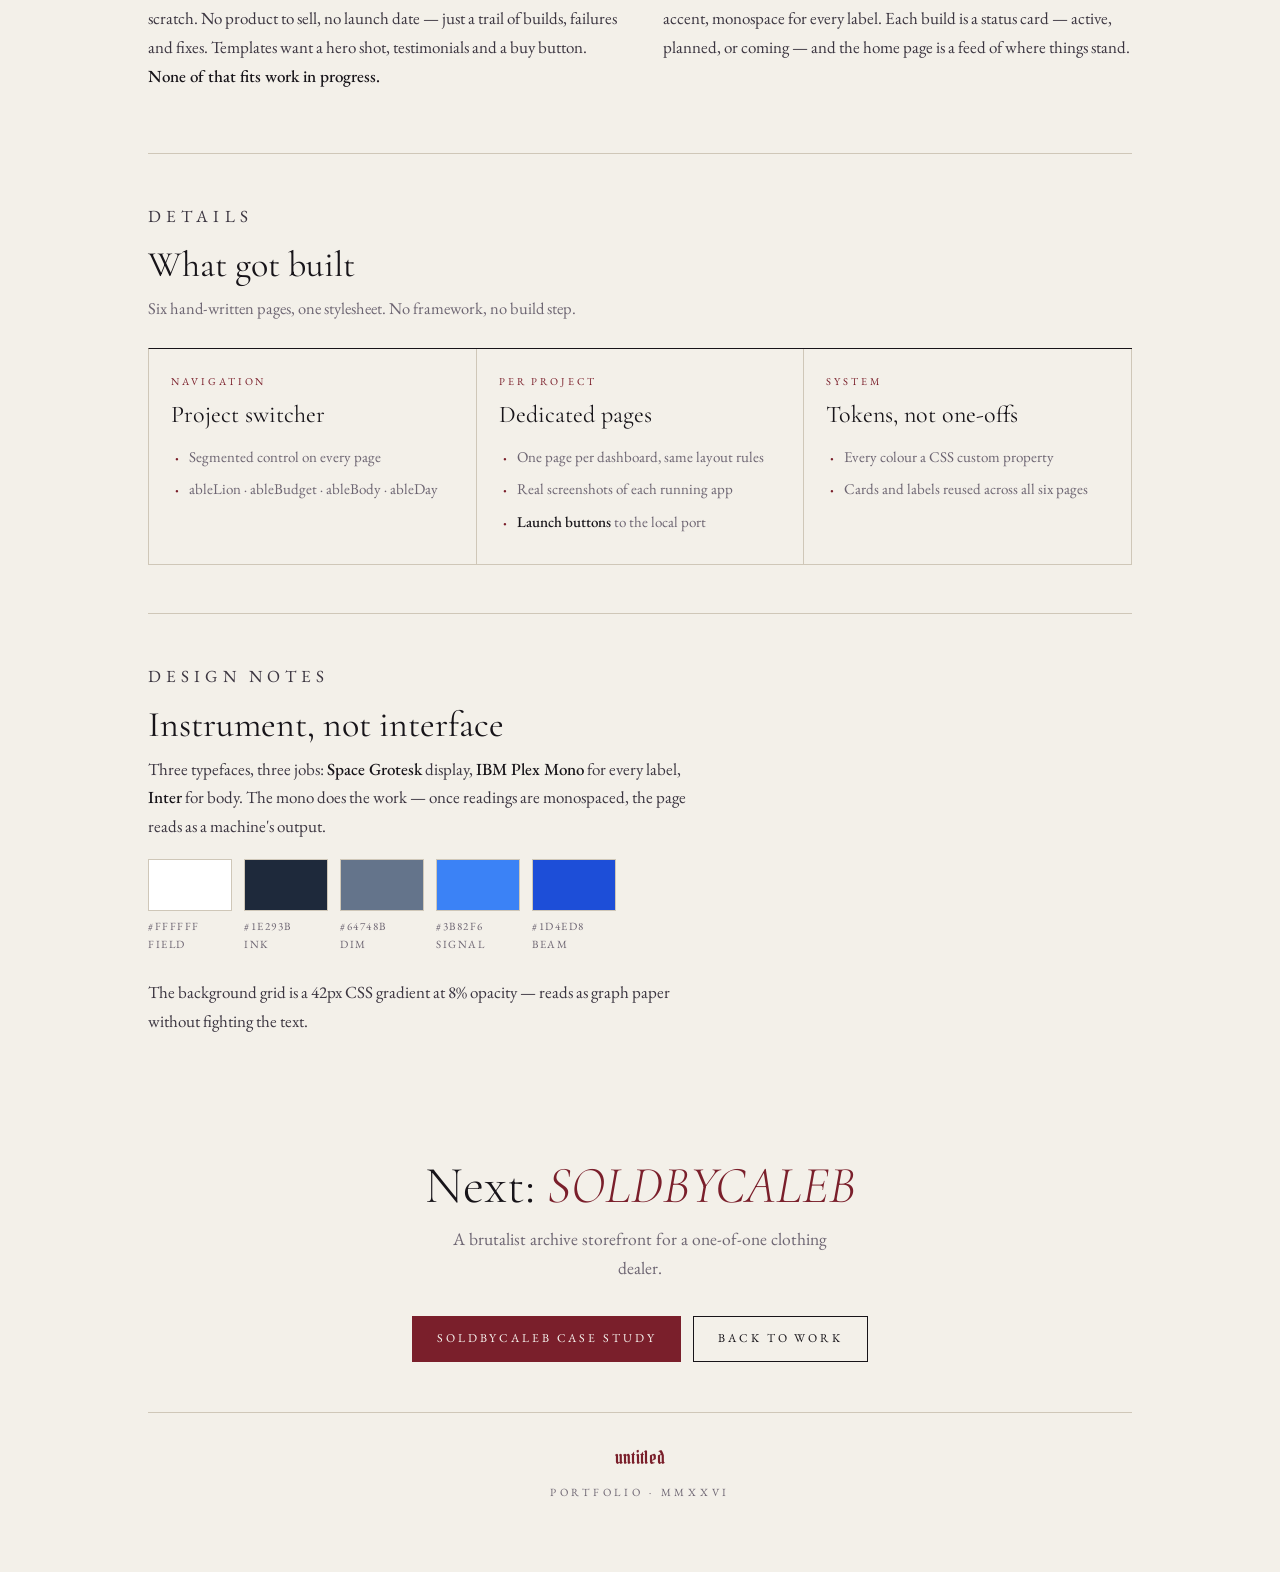
<file: ablelion.html>
<!DOCTYPE html>
<html lang="en">
<head>
<meta charset="UTF-8">
<meta name="viewport" content="width=device-width, initial-scale=1.0">
<title>ableLion — untitled</title>
<link rel="stylesheet" href="style.css?v=7">
</head>
<body>

<nav><div class="nav-inner">
  <a href="index.html" class="brand">un<span class="l">titled</span></a>
  <div class="nav-links">
    <a href="index.html">Work</a>
    <a href="soldbycaleb.html">Soldbycaleb</a>
    <a href="ablelion.html" class="active">Ablelion</a>
    <a href="index.html#contact">Contact</a>
  </div>
</div></nav>

<div class="wrap">

  <section class="case-hero">
    <p class="label ox">Case study · II</p>
    <h1><span>able</span><span class="l">Lion</span></h1>
    <p class="case-lede">A build log for a line of homemade drones and the dashboards around them. It had to feel like <b>an instrument</b>, not a brochure.</p>
    <div class="meta">
      <div><dt>Role</dt><dd>Design &amp; build</dd></div>
      <div><dt>Stack</dt><dd>Static HTML / CSS</dd></div>
      <div><dt>Scope</dt><dd>Six pages, one system</dd></div>
      <div><dt>Status</dt><dd>Built · source private</dd></div>
    </div>
  </section>

  <section class="block">
    <p class="label">Live preview</p>
    <h2 class="sec">The site, running</h2>
    <p class="sec-sub">The switcher and nav links work inside the frame.</p>

    <div class="preview light">
      <div class="preview__bar">
        <div class="preview__dots"><i></i><i></i><i></i></div>
        <div class="preview__url">ablelion</div>
        <div class="preview__live">✦ Live</div>
      </div>
      <iframe src="previews/ablelion/index.html" title="ableLion homepage"></iframe>
    </div>
    <p class="preview__note"><a href="previews/ablelion/index.html" target="_blank" rel="noopener">Open in a new tab</a></p>
  </section>

  <section class="block">
    <div class="two">
      <div>
        <p class="label ox">The problem</p>
        <h2 class="sec">Work that isn't finished</h2>
        <p>Designing aircraft and writing the flight code that runs them, from scratch. No product to sell, no launch date — just a trail of builds, failures and fixes. Templates want a hero shot, testimonials and a buy button. <b>None of that fits work in progress.</b></p>
      </div>
      <div>
        <p class="label ox">The approach</p>
        <h2 class="sec">Build it like a dashboard</h2>
        <p>White field with a faint engineering grid, hairline borders, one blue accent, monospace for every label. Each build is a status card — active, planned, or coming — and the home page is a feed of where things stand.</p>
      </div>
    </div>
  </section>

  <section class="block">
    <p class="label">Details</p>
    <h2 class="sec">What got built</h2>
    <p class="sec-sub">Six hand-written pages, one stylesheet. No framework, no build step.</p>
    <div class="grid-cards">
      <div class="card">
        <div class="card-k">Navigation</div>
        <h3>Project switcher</h3>
        <ul>
          <li>Segmented control on every page</li>
          <li>ableLion · ableBudget · ableBody · ableDay</li>
        </ul>
      </div>
      <div class="card">
        <div class="card-k">Per project</div>
        <h3>Dedicated pages</h3>
        <ul>
          <li>One page per dashboard, same layout rules</li>
          <li>Real screenshots of each running app</li>
          <li><b>Launch buttons</b> to the local port</li>
        </ul>
      </div>
      <div class="card">
        <div class="card-k">System</div>
        <h3>Tokens, not one-offs</h3>
        <ul>
          <li>Every colour a CSS custom property</li>
          <li>Cards and labels reused across all six pages</li>
        </ul>
      </div>
    </div>
  </section>

  <section class="block">
    <p class="label">Design notes</p>
    <h2 class="sec">Instrument, not interface</h2>
    <p>Three typefaces, three jobs: <b>Space Grotesk</b> display, <b>IBM Plex Mono</b> for every label, <b>Inter</b> for body. The mono does the work — once readings are monospaced, the page reads as a machine's output.</p>
    <div class="swatches">
      <div class="sw"><i style="background:#ffffff"></i><span>#FFFFFF<br>field</span></div>
      <div class="sw"><i style="background:#1e293b"></i><span>#1E293B<br>ink</span></div>
      <div class="sw"><i style="background:#64748b"></i><span>#64748B<br>dim</span></div>
      <div class="sw"><i style="background:#3b82f6"></i><span>#3B82F6<br>signal</span></div>
      <div class="sw"><i style="background:#1d4ed8"></i><span>#1D4ED8<br>beam</span></div>
    </div>
    <p style="margin-top:24px">The background grid is a 42px CSS gradient at 8% opacity — reads as graph paper without fighting the text.</p>
  </section>

  <section class="contact">
    <h2>Next: <em>SOLDBYCALEB</em></h2>
    <p>A brutalist archive storefront for a one-of-one clothing dealer.</p>
    <div class="cta">
      <a href="soldbycaleb.html" class="btn p">SOLDBYCALEB case study</a>
      <a href="index.html" class="btn">Back to work</a>
    </div>
  </section>

  <footer>
    <span class="mark">untitled</span>
    <p>Portfolio · MMXXVI</p>
  </footer>

</div>
</body>
</html>
</file>
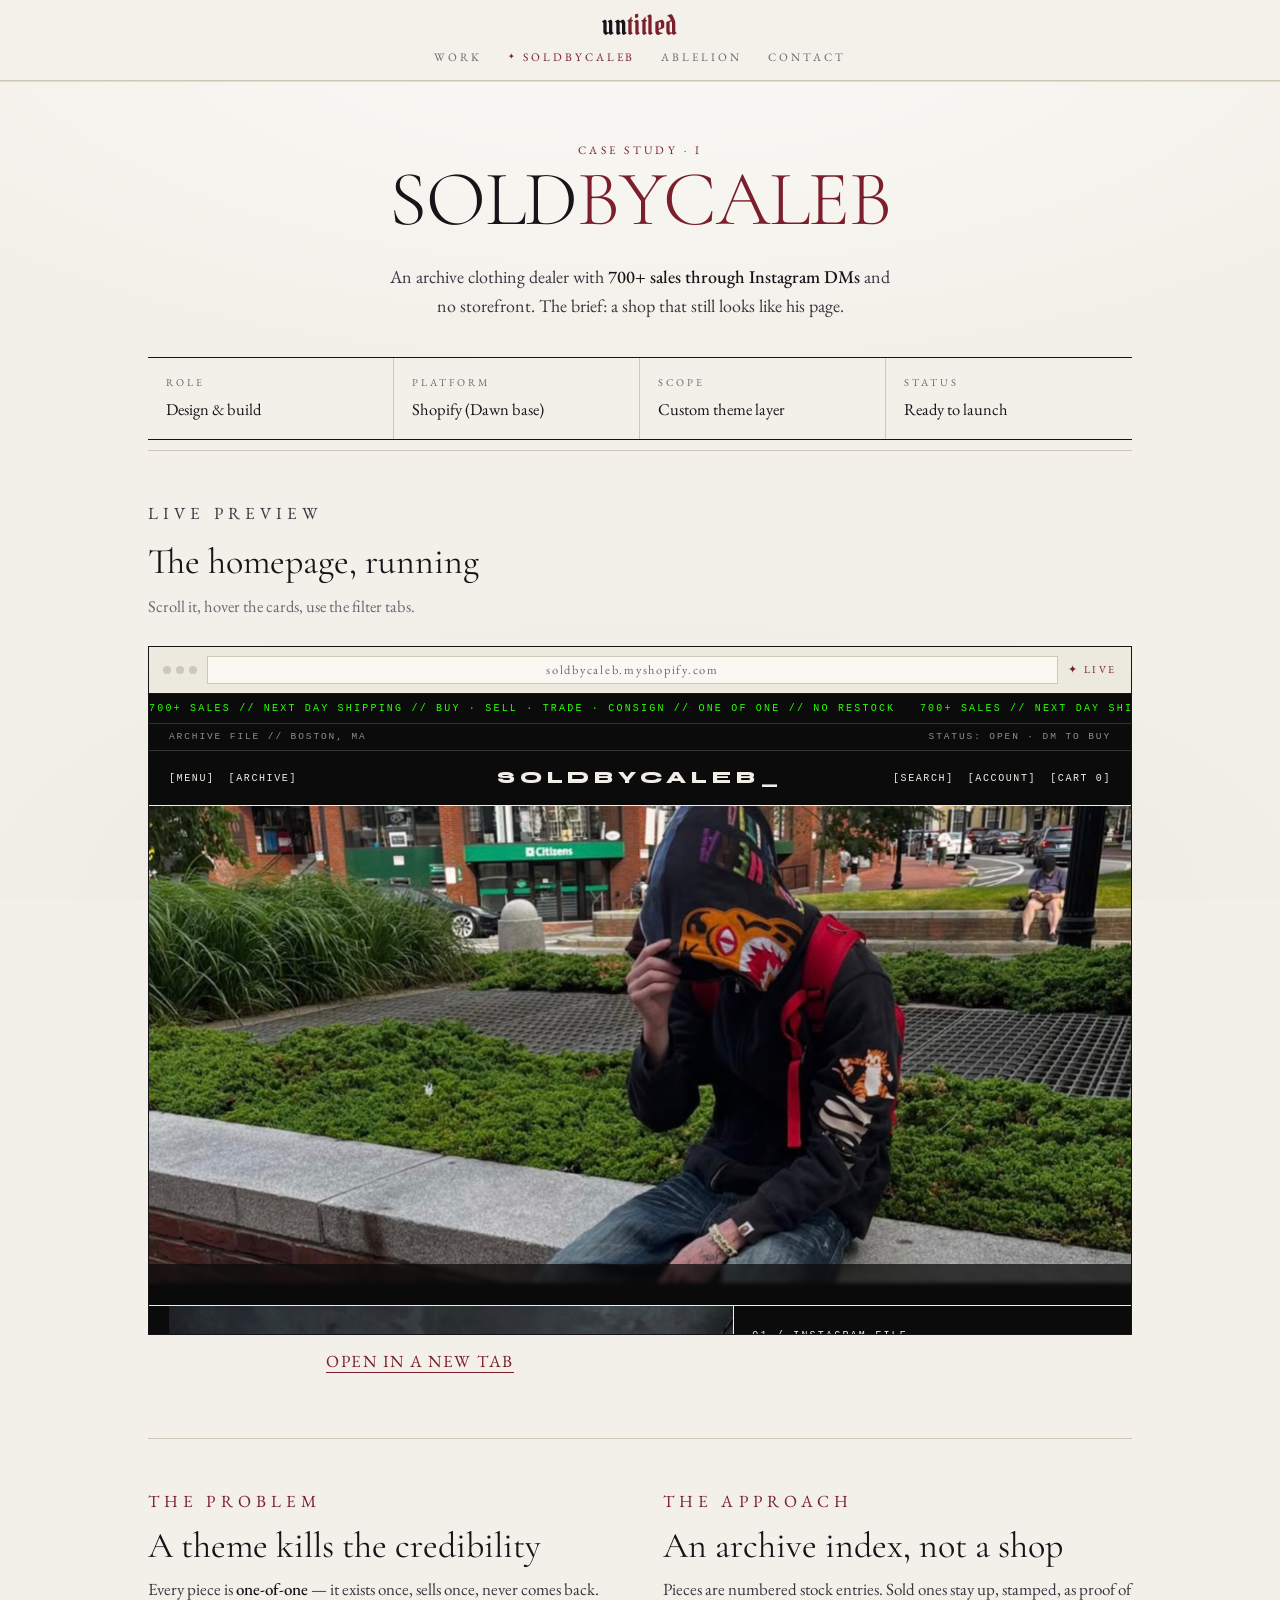
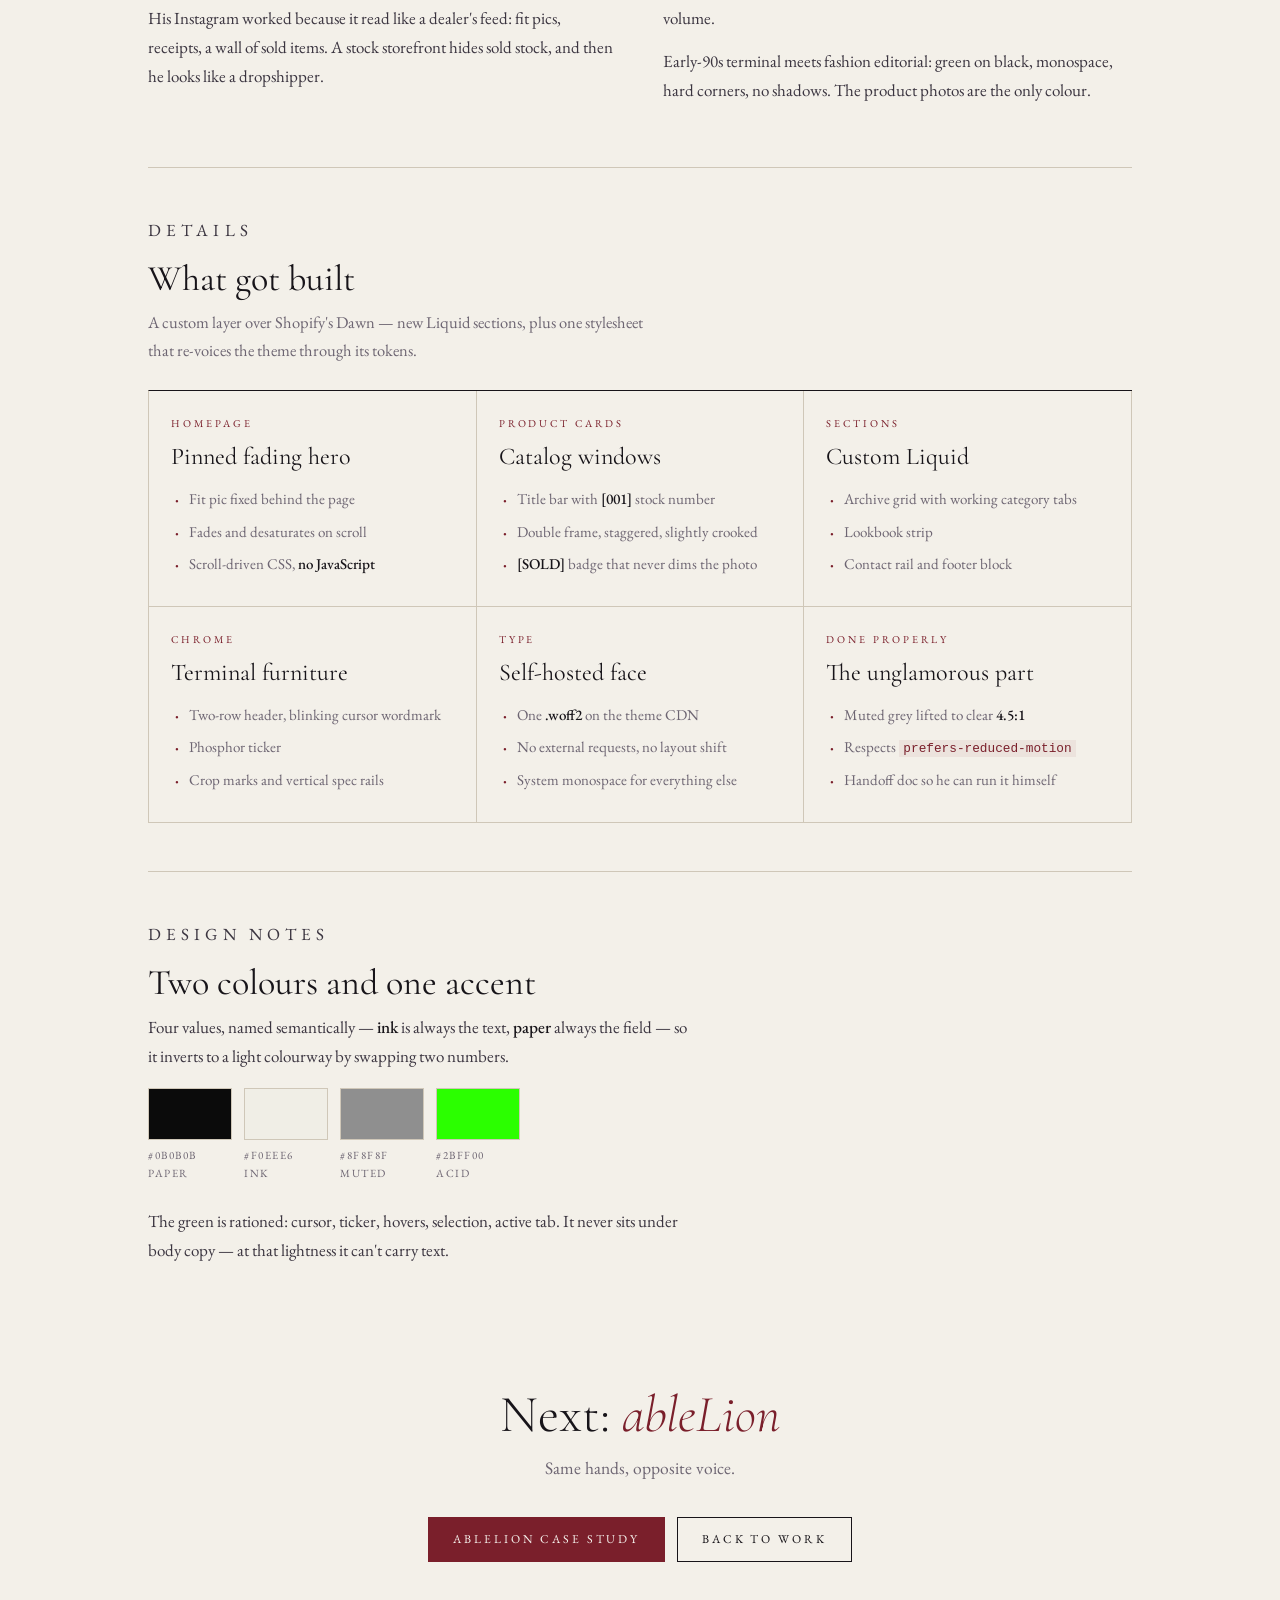
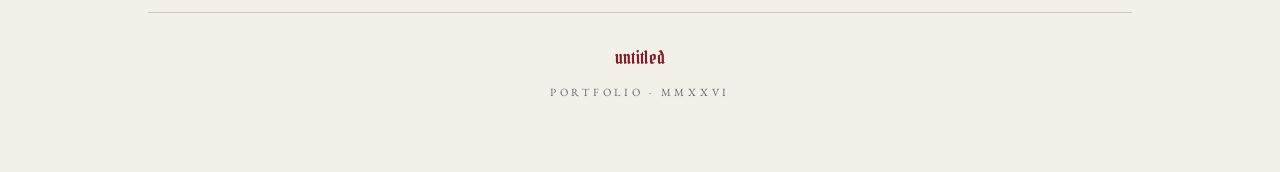
<file: soldbycaleb.html>
<!DOCTYPE html>
<html lang="en">
<head>
<meta charset="UTF-8">
<meta name="viewport" content="width=device-width, initial-scale=1.0">
<title>SOLDBYCALEB — untitled</title>
<link rel="stylesheet" href="style.css?v=7">
</head>
<body>

<nav><div class="nav-inner">
  <a href="index.html" class="brand">un<span class="l">titled</span></a>
  <div class="nav-links">
    <a href="index.html">Work</a>
    <a href="soldbycaleb.html" class="active">Soldbycaleb</a>
    <a href="ablelion.html">Ablelion</a>
    <a href="index.html#contact">Contact</a>
  </div>
</div></nav>

<div class="wrap">

  <section class="case-hero">
    <p class="label ox">Case study · I</p>
    <h1><span>SOLD</span><span class="l">BYCALEB</span></h1>
    <p class="case-lede">An archive clothing dealer with <b>700+ sales through Instagram DMs</b> and no storefront. The brief: a shop that still looks like his page.</p>
    <div class="meta">
      <div><dt>Role</dt><dd>Design &amp; build</dd></div>
      <div><dt>Platform</dt><dd>Shopify (Dawn base)</dd></div>
      <div><dt>Scope</dt><dd>Custom theme layer</dd></div>
      <div><dt>Status</dt><dd>Ready to launch</dd></div>
    </div>
  </section>

  <section class="block">
    <p class="label">Live preview</p>
    <h2 class="sec">The homepage, running</h2>
    <p class="sec-sub">Scroll it, hover the cards, use the filter tabs.</p>

    <div class="preview">
      <div class="preview__bar">
        <div class="preview__dots"><i></i><i></i><i></i></div>
        <div class="preview__url">soldbycaleb.myshopify.com</div>
        <div class="preview__live">✦ Live</div>
      </div>
      <iframe src="previews/sbc/index.html" title="SOLDBYCALEB homepage"></iframe>
    </div>
    <p class="preview__note"><a href="previews/sbc/index.html" target="_blank" rel="noopener">Open in a new tab</a></p>
  </section>

  <section class="block">
    <div class="two">
      <div>
        <p class="label ox">The problem</p>
        <h2 class="sec">A theme kills the credibility</h2>
        <p>Every piece is <b>one-of-one</b> — it exists once, sells once, never comes back. His Instagram worked because it read like a dealer's feed: fit pics, receipts, a wall of sold items. A stock storefront hides sold stock, and then he looks like a dropshipper.</p>
      </div>
      <div>
        <p class="label ox">The approach</p>
        <h2 class="sec">An archive index, not a shop</h2>
        <p>Pieces are numbered stock entries. Sold ones stay up, stamped, as proof of volume.</p>
        <p>Early-90s terminal meets fashion editorial: green on black, monospace, hard corners, no shadows. The product photos are the only colour.</p>
      </div>
    </div>
  </section>

  <section class="block">
    <p class="label">Details</p>
    <h2 class="sec">What got built</h2>
    <p class="sec-sub">A custom layer over Shopify's Dawn — new Liquid sections, plus one stylesheet that re-voices the theme through its tokens.</p>
    <div class="grid-cards">
      <div class="card">
        <div class="card-k">Homepage</div>
        <h3>Pinned fading hero</h3>
        <ul>
          <li>Fit pic fixed behind the page</li>
          <li>Fades and desaturates on scroll</li>
          <li>Scroll-driven CSS, <b>no JavaScript</b></li>
        </ul>
      </div>
      <div class="card">
        <div class="card-k">Product cards</div>
        <h3>Catalog windows</h3>
        <ul>
          <li>Title bar with <b>[001]</b> stock number</li>
          <li>Double frame, staggered, slightly crooked</li>
          <li><b>[SOLD]</b> badge that never dims the photo</li>
        </ul>
      </div>
      <div class="card">
        <div class="card-k">Sections</div>
        <h3>Custom Liquid</h3>
        <ul>
          <li>Archive grid with working category tabs</li>
          <li>Lookbook strip</li>
          <li>Contact rail and footer block</li>
        </ul>
      </div>
      <div class="card">
        <div class="card-k">Chrome</div>
        <h3>Terminal furniture</h3>
        <ul>
          <li>Two-row header, blinking cursor wordmark</li>
          <li>Phosphor ticker</li>
          <li>Crop marks and vertical spec rails</li>
        </ul>
      </div>
      <div class="card">
        <div class="card-k">Type</div>
        <h3>Self-hosted face</h3>
        <ul>
          <li>One <b>.woff2</b> on the theme CDN</li>
          <li>No external requests, no layout shift</li>
          <li>System monospace for everything else</li>
        </ul>
      </div>
      <div class="card">
        <div class="card-k">Done properly</div>
        <h3>The unglamorous part</h3>
        <ul>
          <li>Muted grey lifted to clear <b>4.5:1</b></li>
          <li>Respects <code>prefers-reduced-motion</code></li>
          <li>Handoff doc so he can run it himself</li>
        </ul>
      </div>
    </div>
  </section>

  <section class="block">
    <p class="label">Design notes</p>
    <h2 class="sec">Two colours and one accent</h2>
    <p>Four values, named semantically — <b>ink</b> is always the text, <b>paper</b> always the field — so it inverts to a light colourway by swapping two numbers.</p>
    <div class="swatches">
      <div class="sw"><i style="background:#0B0B0B"></i><span>#0B0B0B<br>paper</span></div>
      <div class="sw"><i style="background:#F0EEE6"></i><span>#F0EEE6<br>ink</span></div>
      <div class="sw"><i style="background:#8F8F8F"></i><span>#8F8F8F<br>muted</span></div>
      <div class="sw"><i style="background:#2BFF00"></i><span>#2BFF00<br>acid</span></div>
    </div>
    <p style="margin-top:24px">The green is rationed: cursor, ticker, hovers, selection, active tab. It never sits under body copy — at that lightness it can't carry text.</p>
  </section>

  <section class="contact">
    <h2>Next: <em>ableLion</em></h2>
    <p>Same hands, opposite voice.</p>
    <div class="cta">
      <a href="ablelion.html" class="btn p">ableLion case study</a>
      <a href="index.html" class="btn">Back to work</a>
    </div>
  </section>

  <footer>
    <span class="mark">untitled</span>
    <p>Portfolio · MMXXVI</p>
  </footer>

</div>
</body>
</html>
</file>
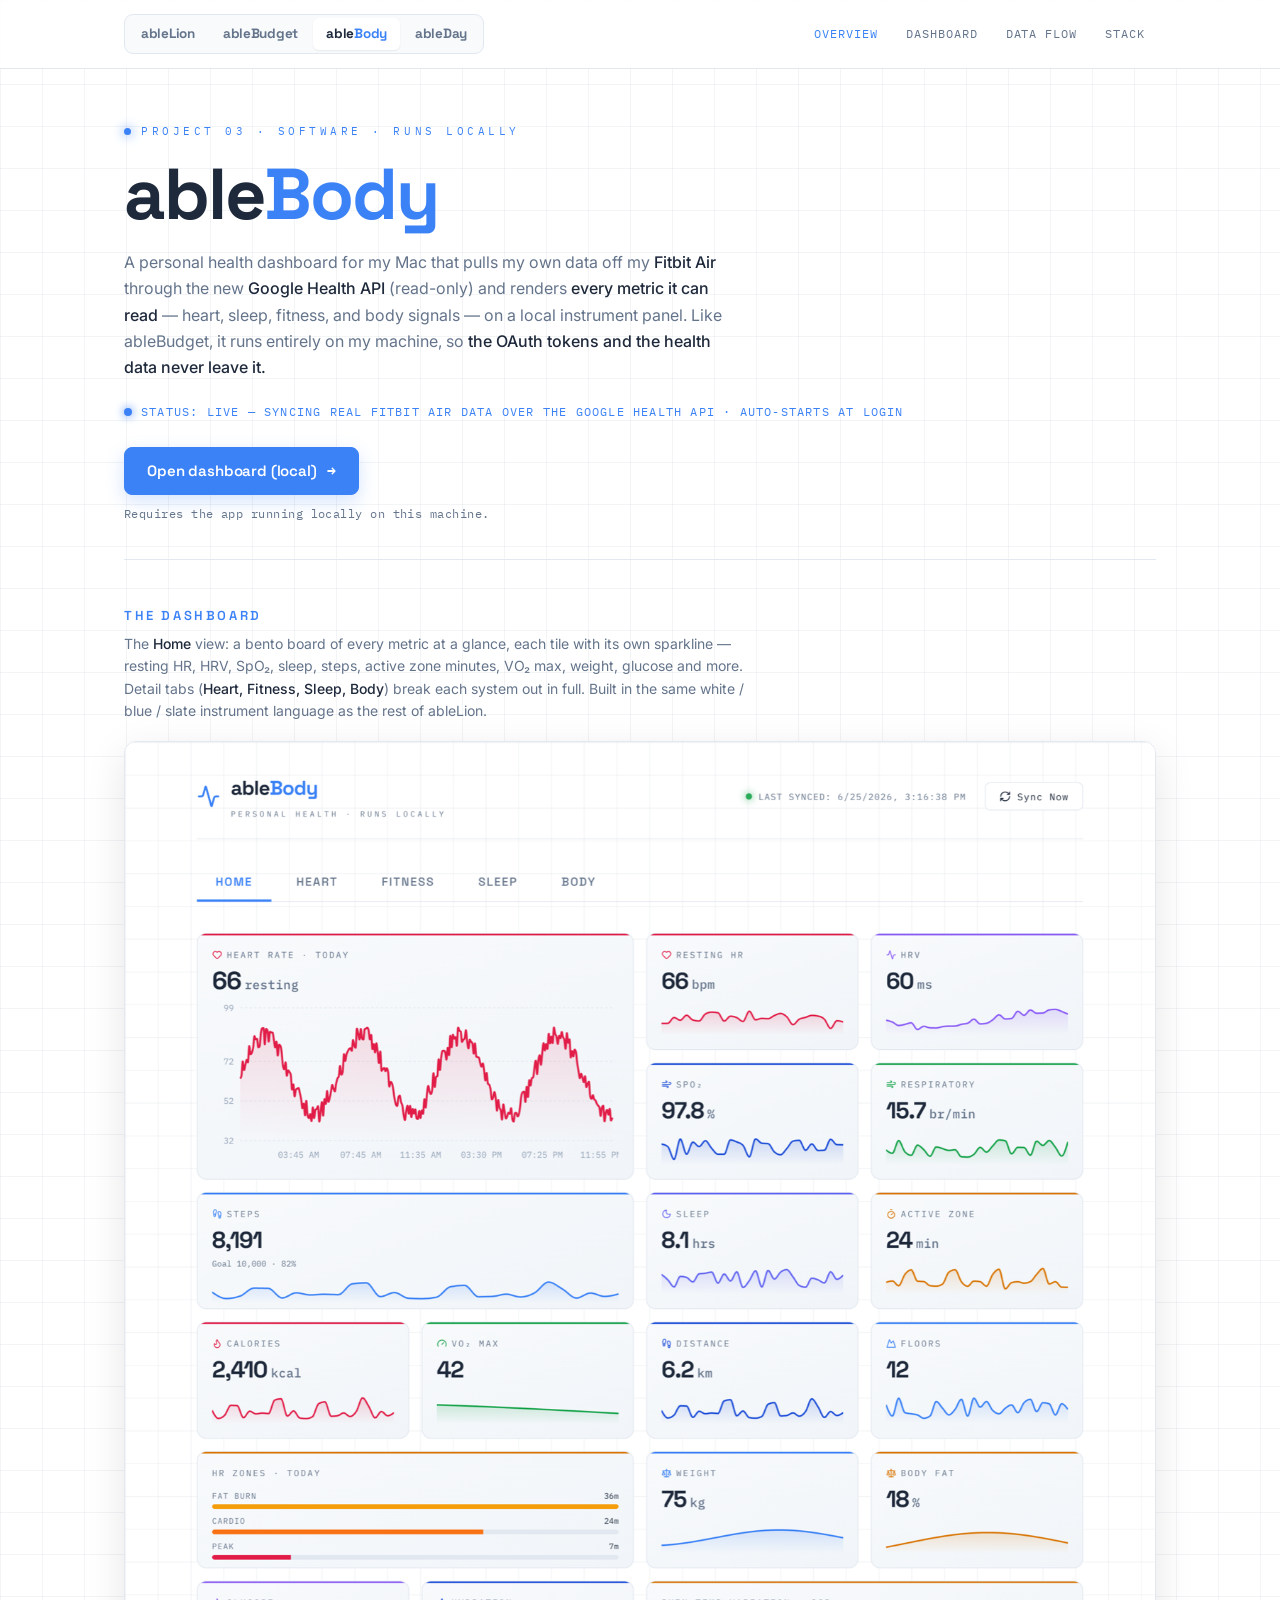
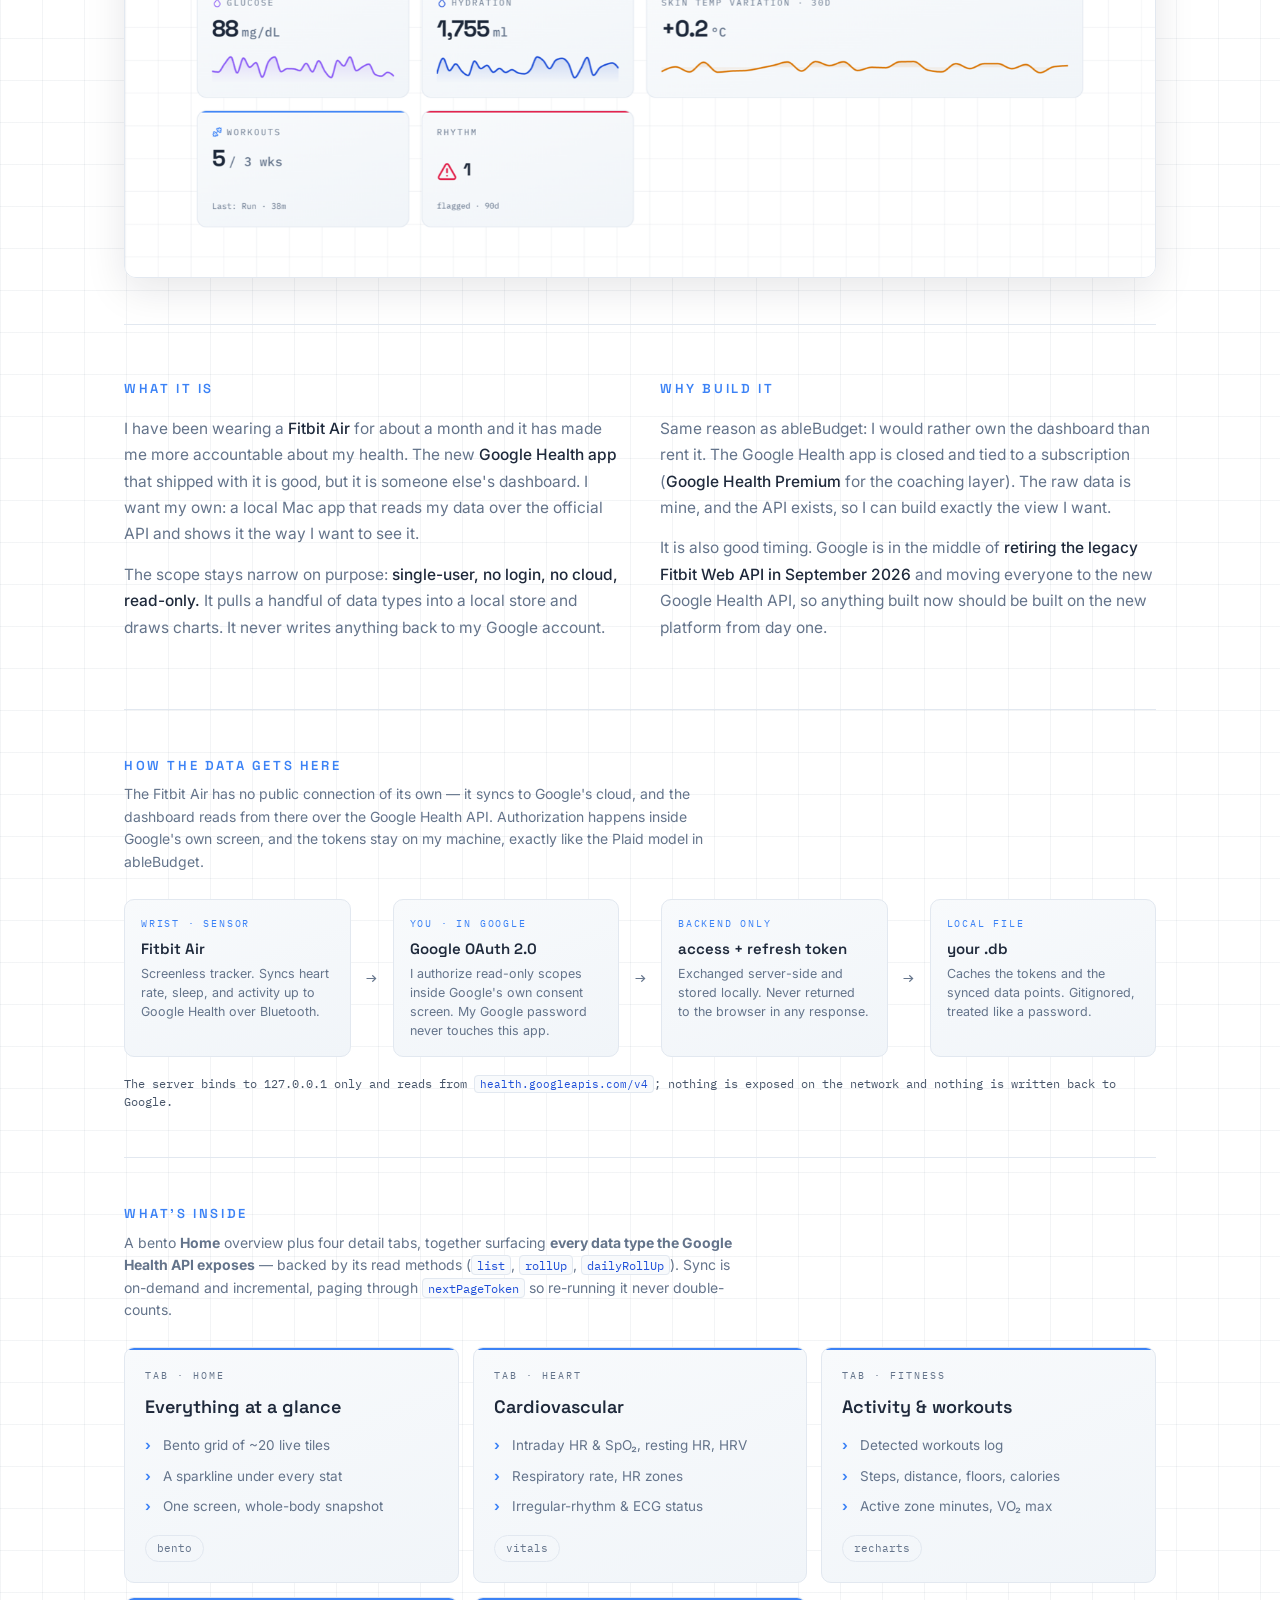
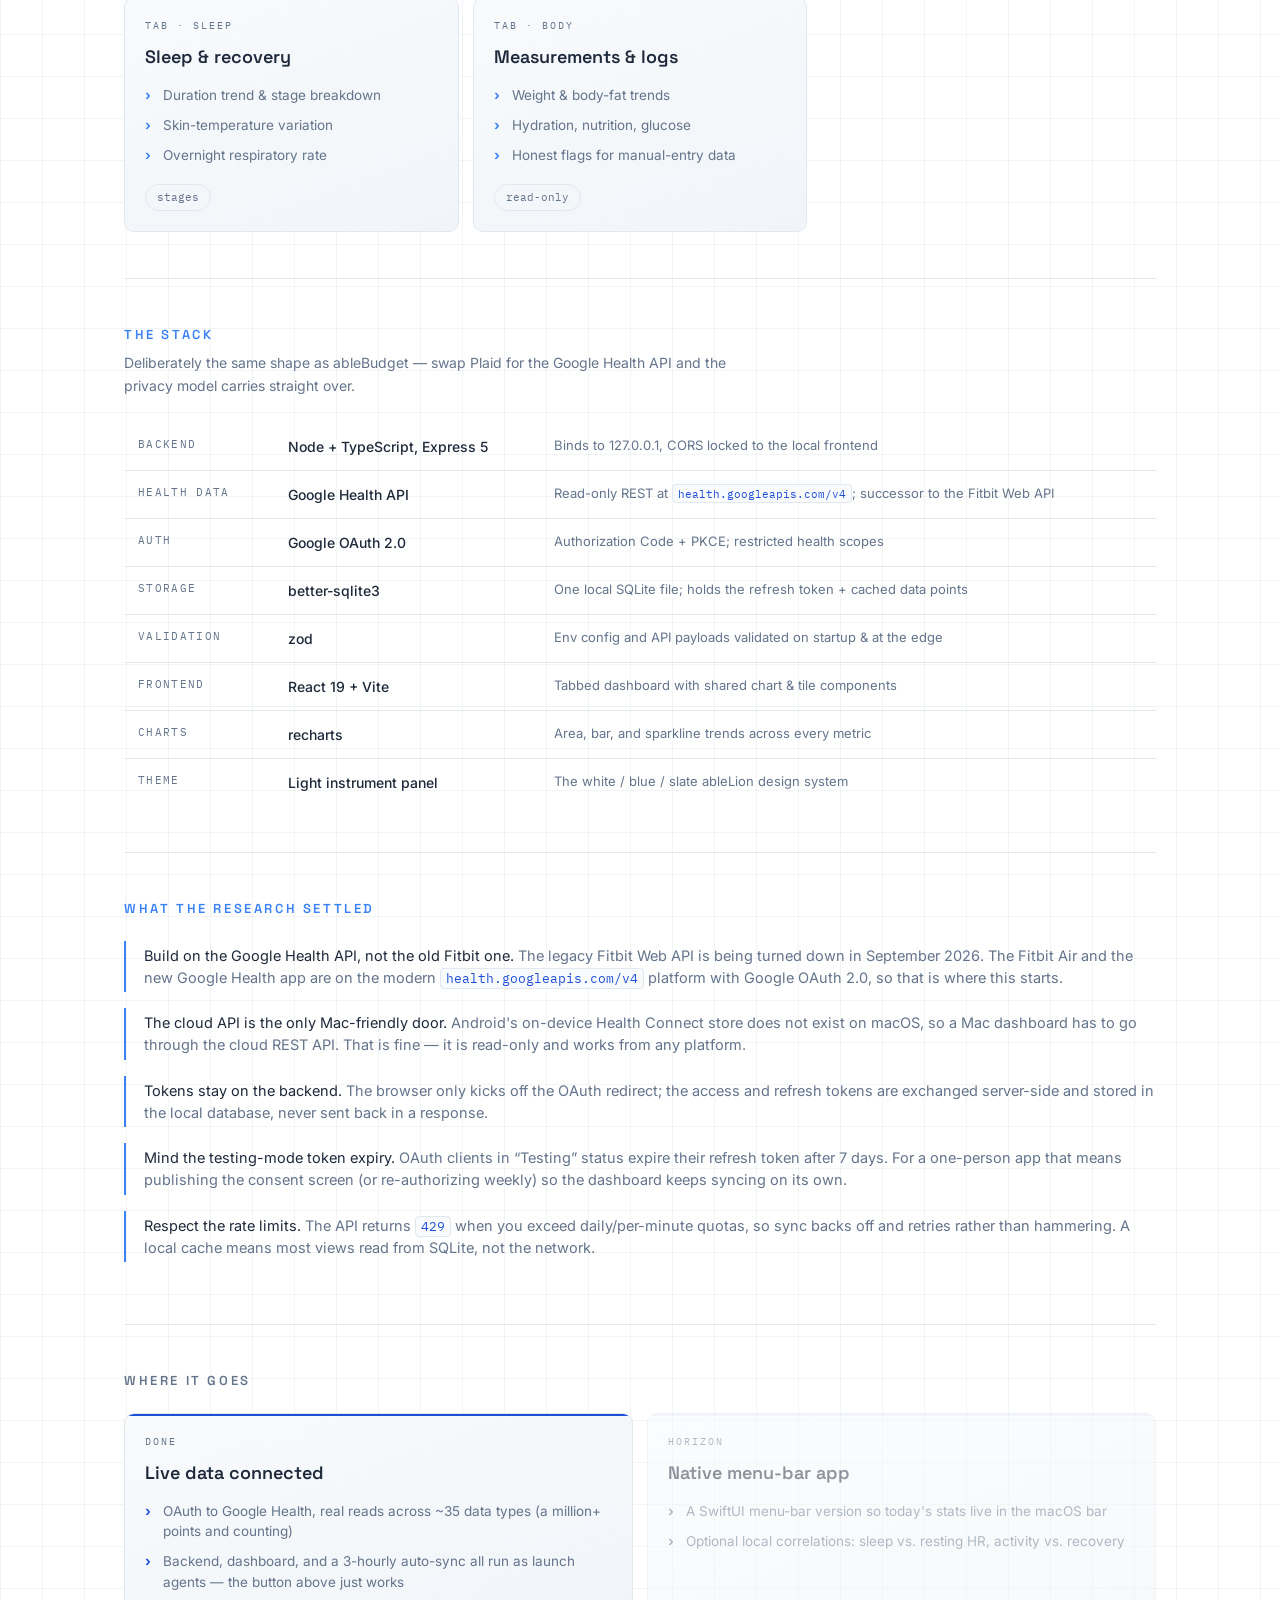
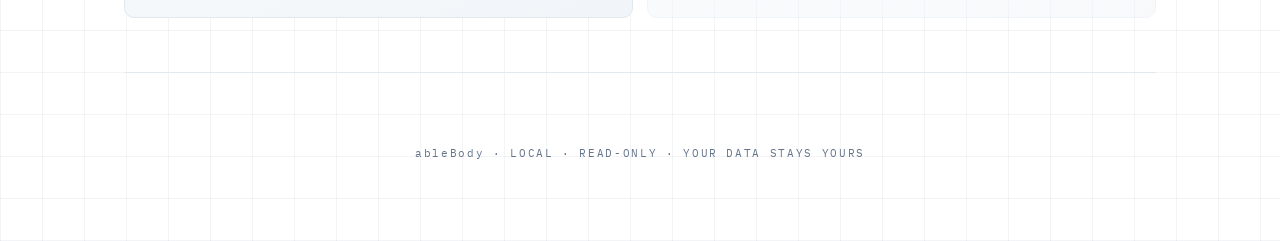
<file: previews/ablelion/ablebody.html>
<!DOCTYPE html>
<html lang="en">
<head>
<meta charset="UTF-8">
<meta name="viewport" content="width=device-width, initial-scale=1.0">
<title>ableBody · Local Google Health dashboard</title>
<link rel="stylesheet" href="style.css">
<style>
  header.page{padding:54px 0 36px;border-bottom:1px solid var(--line)}
  header.page h1{font-size:clamp(38px,7vw,72px)}
  .lede{max-width:620px;margin-top:20px;color:var(--dim);font-size:16px;line-height:1.65}
  .lede b{color:var(--ink);font-weight:500}
  .status-line{font-family:'IBM Plex Mono',monospace;font-size:12px;letter-spacing:.1em;
    color:var(--signal);margin-top:22px;display:flex;align-items:center;gap:9px}
  .status-line::before{content:"";width:8px;height:8px;border-radius:50%;background:var(--signal);
    box-shadow:0 0 10px var(--signal);animation:pulse 2.4s ease-in-out infinite}

  /* SCREENSHOT */
  .shot-sec{padding:46px 0;border-bottom:1px solid var(--line)}
  .shot-sec h2{font-family:'Space Grotesk',sans-serif;font-size:13px;letter-spacing:.2em;
    text-transform:uppercase;color:var(--signal);margin-bottom:8px;font-weight:600}
  .shot-cap{color:var(--dim);font-size:14px;line-height:1.6;margin:0 0 18px;max-width:620px}
  .shot-cap b{color:var(--ink);font-weight:500}
  .shot{width:100%;border:1px solid var(--line);border-radius:12px;display:block;
    box-shadow:0 12px 40px rgba(15,23,42,.10)}

  .intro{padding:54px 0;border-bottom:1px solid var(--line)}
  .intro-grid{display:grid;grid-template-columns:1fr 1fr;gap:40px;align-items:start}
  .intro h2{font-family:'Space Grotesk',sans-serif;font-size:13px;letter-spacing:.2em;
    text-transform:uppercase;color:var(--signal);margin-bottom:18px;font-weight:600}
  .intro p{color:var(--dim);font-size:15.5px;line-height:1.7;margin-bottom:14px}
  .intro p b{color:var(--ink);font-weight:500}
  @media(max-width:720px){.intro-grid{grid-template-columns:1fr;gap:28px}}

  .sec{padding:46px 0;border-bottom:1px solid var(--line)}
  .sec h2{font-family:'Space Grotesk',sans-serif;font-size:13px;letter-spacing:.2em;
    text-transform:uppercase;color:var(--signal);margin-bottom:8px;font-weight:600}
  .sec .sub{color:var(--dim);font-size:14px;margin-bottom:26px;max-width:620px;line-height:1.6}

  /* DATA-FLOW DIAGRAM */
  .flow{display:flex;align-items:stretch;gap:0;flex-wrap:wrap;margin-bottom:18px}
  .node{flex:1;min-width:150px;background:linear-gradient(160deg,var(--panel),var(--panel-2));
    border:1px solid var(--line);border-radius:10px;padding:16px}
  .node .k{font-family:'IBM Plex Mono',monospace;font-size:10px;letter-spacing:.18em;
    text-transform:uppercase;color:var(--signal);margin-bottom:7px}
  .node h4{font-family:'Space Grotesk',sans-serif;font-size:15px;font-weight:600;margin-bottom:5px}
  .node p{font-size:12.5px;color:var(--dim);line-height:1.5}
  .arrow{display:flex;align-items:center;justify-content:center;flex:0 0 auto;width:42px;
    font-family:'IBM Plex Mono',monospace;color:var(--dim);font-size:18px}
  @media(max-width:720px){.flow{flex-direction:column}
    .arrow{width:100%;height:26px;transform:rotate(90deg)}}
  .flow-note{font-family:'IBM Plex Mono',monospace;font-size:12px;color:var(--warn)}

  /* STACK SHEET */
  .bom{width:100%;border-collapse:collapse;font-size:14px}
  .bom td{padding:13px 14px;border-bottom:1px solid var(--line);vertical-align:top}
  .bom tr:last-child td{border-bottom:none}
  .bom .role{font-family:'IBM Plex Mono',monospace;font-size:11px;letter-spacing:.12em;
    text-transform:uppercase;color:var(--dim);width:150px}
  .bom .part{color:var(--ink);font-weight:500}
  .bom .note{color:var(--dim);font-size:13px}

  /* PRINCIPLES */
  .principles{padding:46px 0;border-bottom:1px solid var(--line)}
  .principles h2{font-family:'Space Grotesk',sans-serif;font-size:13px;letter-spacing:.2em;
    text-transform:uppercase;color:var(--signal);margin-bottom:22px;font-weight:600}
  .law{border-left:2px solid var(--signal);padding:4px 0 4px 18px;margin-bottom:16px}
  .law p{font-size:14.5px;color:var(--ink)}
  .law p span{color:var(--dim)}

  .roadmap-strip{padding:46px 0}
  .roadmap-strip h2{font-family:'Space Grotesk',sans-serif;font-size:13px;letter-spacing:.2em;
    text-transform:uppercase;color:var(--dim);margin-bottom:22px;font-weight:600}
</style>
</head>
<body>

<nav><div class="nav-inner">
  <div class="switch">
    <a href="index.html">able<span>Lion</span></a>
    <a href="ablebudget.html">able<span>Budget</span></a>
    <a href="ablebody.html" class="active">able<span>Body</span></a>
    <a href="ableday.html">able<span>Day</span></a>
  </div>
  <div class="nav-links">
    <a href="ablebody.html" class="active">OVERVIEW</a>
    <a href="#dashboard">DASHBOARD</a>
    <a href="#data">DATA FLOW</a>
    <a href="#stack">STACK</a>
  </div>
</div></nav>

<div class="wrap">

  <header class="page">
    <div class="eyebrow">Project 03 · software · runs locally</div>
    <h1>able<span class="l">Body</span></h1>
    <p class="lede">A personal health dashboard for my Mac that pulls my own data off my <b>Fitbit Air</b> through the new <b>Google Health API</b> (read-only) and renders <b>every metric it can read</b> &mdash; heart, sleep, fitness, and body signals &mdash; on a local instrument panel. Like ableBudget, it runs entirely on my machine, so <b>the OAuth tokens and the health data never leave it.</b></p>
    <div class="status-line">STATUS: LIVE &mdash; SYNCING REAL FITBIT AIR DATA OVER THE GOOGLE HEALTH API · AUTO-STARTS AT LOGIN</div>
    <div class="launch">
      <a class="launch-btn" href="http://localhost:5273">Open dashboard (local)</a>
      <span class="launch-note">Requires the app running locally on this machine.</span>
    </div>
  </header>

  <section class="shot-sec" id="dashboard">
    <h2>The dashboard</h2>
    <p class="shot-cap">The <b>Home</b> view: a bento board of every metric at a glance, each tile with its own sparkline &mdash; resting HR, HRV, SpO&#8322;, sleep, steps, active zone minutes, VO&#8322; max, weight, glucose and more. Detail tabs (<b>Heart, Fitness, Sleep, Body</b>) break each system out in full. Built in the same white / blue / slate instrument language as the rest of ableLion.</p>
    <img class="shot" src="ablebody-dashboard.png" alt="ableBody dashboard — bento home view showing every health metric at a glance">
  </section>

  <section class="intro">
    <div class="intro-grid">
      <div>
        <h2>What it is</h2>
        <p>I have been wearing a <b>Fitbit Air</b> for about a month and it has made me more accountable about my health. The new <b>Google Health app</b> that shipped with it is good, but it is someone else's dashboard. I want my own: a local Mac app that reads my data over the official API and shows it the way I want to see it.</p>
        <p>The scope stays narrow on purpose: <b>single-user, no login, no cloud, read-only.</b> It pulls a handful of data types into a local store and draws charts. It never writes anything back to my Google account.</p>
      </div>
      <div>
        <h2>Why build it</h2>
        <p>Same reason as ableBudget: I would rather own the dashboard than rent it. The Google Health app is closed and tied to a subscription (<b>Google Health Premium</b> for the coaching layer). The raw data is mine, and the API exists, so I can build exactly the view I want.</p>
        <p>It is also good timing. Google is in the middle of <b>retiring the legacy Fitbit Web API in September 2026</b> and moving everyone to the new Google Health API, so anything built now should be built on the new platform from day one.</p>
      </div>
    </div>
  </section>

  <section class="sec" id="data">
    <h2>How the data gets here</h2>
    <p class="sub">The Fitbit Air has no public connection of its own &mdash; it syncs to Google's cloud, and the dashboard reads from there over the Google Health API. Authorization happens inside Google's own screen, and the tokens stay on my machine, exactly like the Plaid model in ableBudget.</p>

    <div class="flow">
      <div class="node">
        <div class="k">Wrist &middot; sensor</div>
        <h4>Fitbit Air</h4>
        <p>Screenless tracker. Syncs heart rate, sleep, and activity up to Google Health over Bluetooth.</p>
      </div>
      <div class="arrow">&rarr;</div>
      <div class="node">
        <div class="k">You &middot; in Google</div>
        <h4>Google OAuth 2.0</h4>
        <p>I authorize read-only scopes inside Google's own consent screen. My Google password never touches this app.</p>
      </div>
      <div class="arrow">&rarr;</div>
      <div class="node">
        <div class="k">Backend only</div>
        <h4>access + refresh token</h4>
        <p>Exchanged server-side and stored locally. Never returned to the browser in any response.</p>
      </div>
      <div class="arrow">&rarr;</div>
      <div class="node">
        <div class="k">Local file</div>
        <h4>your .db</h4>
        <p>Caches the tokens and the synced data points. Gitignored, treated like a password.</p>
      </div>
    </div>
    <p class="flow-note">The server binds to 127.0.0.1 only and reads from <code>health.googleapis.com/v4</code>; nothing is exposed on the network and nothing is written back to Google.</p>
  </section>

  <section class="sec">
    <h2>What's inside</h2>
    <p class="sub">A bento <b>Home</b> overview plus four detail tabs, together surfacing <b>every data type the Google Health API exposes</b> &mdash; backed by its read methods (<code>list</code>, <code>rollUp</code>, <code>dailyRollUp</code>). Sync is on-demand and incremental, paging through <code>nextPageToken</code> so re-running it never double-counts.</p>
    <div class="grid">
      <div class="card s">
        <div class="card-k">Tab · Home</div>
        <h3>Everything at a glance</h3>
        <ul>
          <li>Bento grid of ~20 live tiles</li>
          <li>A sparkline under every stat</li>
          <li>One screen, whole-body snapshot</li>
        </ul>
        <div class="specs"><span class="chip">bento</span></div>
      </div>
      <div class="card s">
        <div class="card-k">Tab · Heart</div>
        <h3>Cardiovascular</h3>
        <ul>
          <li>Intraday HR &amp; SpO&#8322;, resting HR, HRV</li>
          <li>Respiratory rate, HR zones</li>
          <li>Irregular-rhythm &amp; ECG status</li>
        </ul>
        <div class="specs"><span class="chip">vitals</span></div>
      </div>
      <div class="card s">
        <div class="card-k">Tab · Fitness</div>
        <h3>Activity &amp; workouts</h3>
        <ul>
          <li>Detected workouts log</li>
          <li>Steps, distance, floors, calories</li>
          <li>Active zone minutes, VO&#8322; max</li>
        </ul>
        <div class="specs"><span class="chip">recharts</span></div>
      </div>
      <div class="card s">
        <div class="card-k">Tab · Sleep</div>
        <h3>Sleep &amp; recovery</h3>
        <ul>
          <li>Duration trend &amp; stage breakdown</li>
          <li>Skin-temperature variation</li>
          <li>Overnight respiratory rate</li>
        </ul>
        <div class="specs"><span class="chip">stages</span></div>
      </div>
      <div class="card s">
        <div class="card-k">Tab · Body</div>
        <h3>Measurements &amp; logs</h3>
        <ul>
          <li>Weight &amp; body-fat trends</li>
          <li>Hydration, nutrition, glucose</li>
          <li>Honest flags for manual-entry data</li>
        </ul>
        <div class="specs"><span class="chip">read-only</span></div>
      </div>
    </div>
  </section>

  <section class="sec" id="stack">
    <h2>The stack</h2>
    <p class="sub">Deliberately the same shape as ableBudget &mdash; swap Plaid for the Google Health API and the privacy model carries straight over.</p>
    <table class="bom">
      <tr><td class="role">Backend</td><td class="part">Node + TypeScript, Express 5</td><td class="note">Binds to 127.0.0.1, CORS locked to the local frontend</td></tr>
      <tr><td class="role">Health data</td><td class="part">Google Health API</td><td class="note">Read-only REST at <code>health.googleapis.com/v4</code>; successor to the Fitbit Web API</td></tr>
      <tr><td class="role">Auth</td><td class="part">Google OAuth 2.0</td><td class="note">Authorization Code + PKCE; restricted health scopes</td></tr>
      <tr><td class="role">Storage</td><td class="part">better-sqlite3</td><td class="note">One local SQLite file; holds the refresh token + cached data points</td></tr>
      <tr><td class="role">Validation</td><td class="part">zod</td><td class="note">Env config and API payloads validated on startup &amp; at the edge</td></tr>
      <tr><td class="role">Frontend</td><td class="part">React 19 + Vite</td><td class="note">Tabbed dashboard with shared chart &amp; tile components</td></tr>
      <tr><td class="role">Charts</td><td class="part">recharts</td><td class="note">Area, bar, and sparkline trends across every metric</td></tr>
      <tr><td class="role">Theme</td><td class="part">Light instrument panel</td><td class="note">The white / blue / slate ableLion design system</td></tr>
    </table>
  </section>

  <section class="principles">
    <h2>What the research settled</h2>
    <div class="law"><p>Build on the Google Health API, not the old Fitbit one. <span>The legacy Fitbit Web API is being turned down in September 2026. The Fitbit Air and the new Google Health app are on the modern <code>health.googleapis.com/v4</code> platform with Google OAuth 2.0, so that is where this starts.</span></p></div>
    <div class="law"><p>The cloud API is the only Mac-friendly door. <span>Android's on-device Health Connect store does not exist on macOS, so a Mac dashboard has to go through the cloud REST API. That is fine &mdash; it is read-only and works from any platform.</span></p></div>
    <div class="law"><p>Tokens stay on the backend. <span>The browser only kicks off the OAuth redirect; the access and refresh tokens are exchanged server-side and stored in the local database, never sent back in a response.</span></p></div>
    <div class="law"><p>Mind the testing-mode token expiry. <span>OAuth clients in &ldquo;Testing&rdquo; status expire their refresh token after 7 days. For a one-person app that means publishing the consent screen (or re-authorizing weekly) so the dashboard keeps syncing on its own.</span></p></div>
    <div class="law"><p>Respect the rate limits. <span>The API returns <code>429</code> when you exceed daily/per-minute quotas, so sync backs off and retries rather than hammering. A local cache means most views read from SQLite, not the network.</span></p></div>
  </section>

  <section class="roadmap-strip">
    <h2>Where it goes</h2>
    <div class="grid">
      <div class="card b">
        <div class="card-k">Done</div>
        <h3>Live data connected</h3>
        <ul>
          <li>OAuth to Google Health, real reads across ~35 data types (a million+ points and counting)</li>
          <li>Backend, dashboard, and a 3-hourly auto-sync all run as launch agents &mdash; the button above just works</li>
        </ul>
      </div>
      <div class="card soon-card">
        <div class="card-k">Horizon</div>
        <h3>Native menu-bar app</h3>
        <ul>
          <li>A SwiftUI menu-bar version so today's stats live in the macOS bar</li>
          <li>Optional local correlations: sleep vs. resting HR, activity vs. recovery</li>
        </ul>
      </div>
    </div>
  </section>

  <footer><p>ableBody · LOCAL · READ-ONLY · YOUR DATA STAYS YOURS</p></footer>

</div>
</body>
</html>
</file>
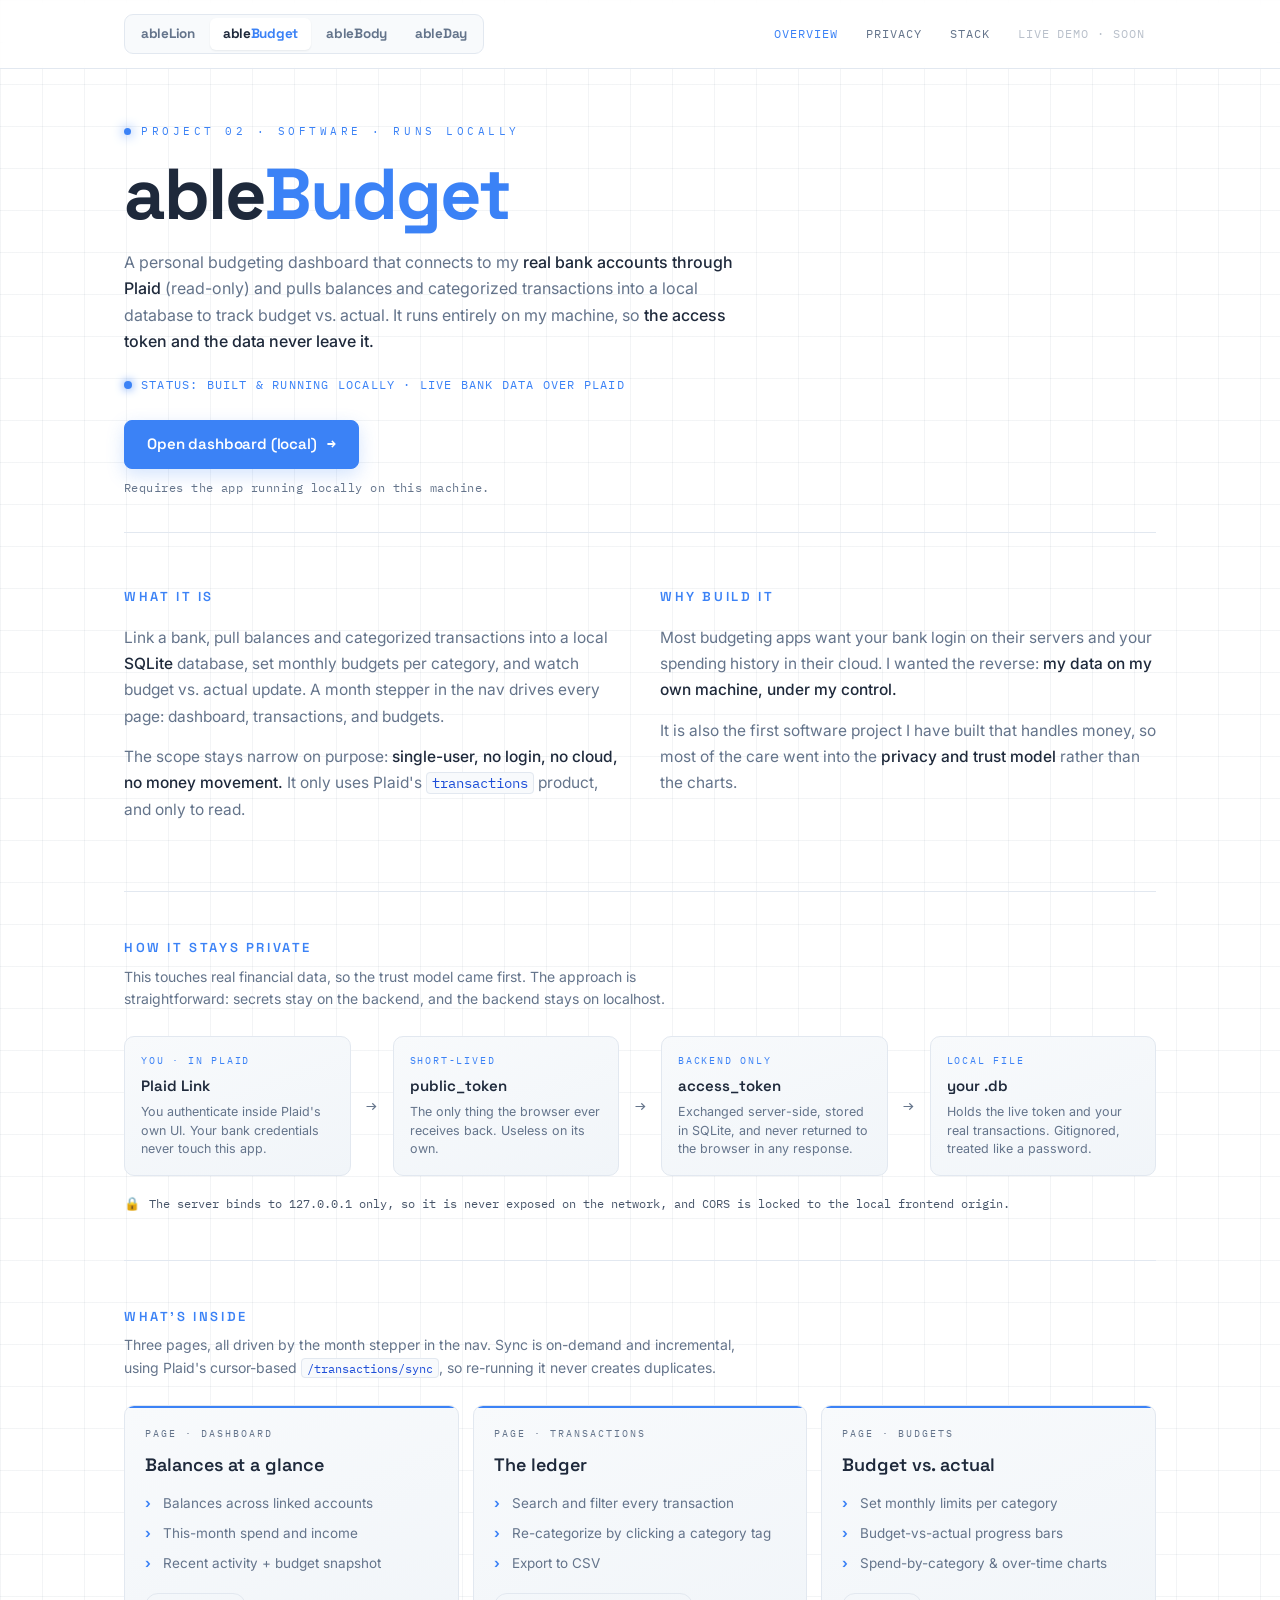
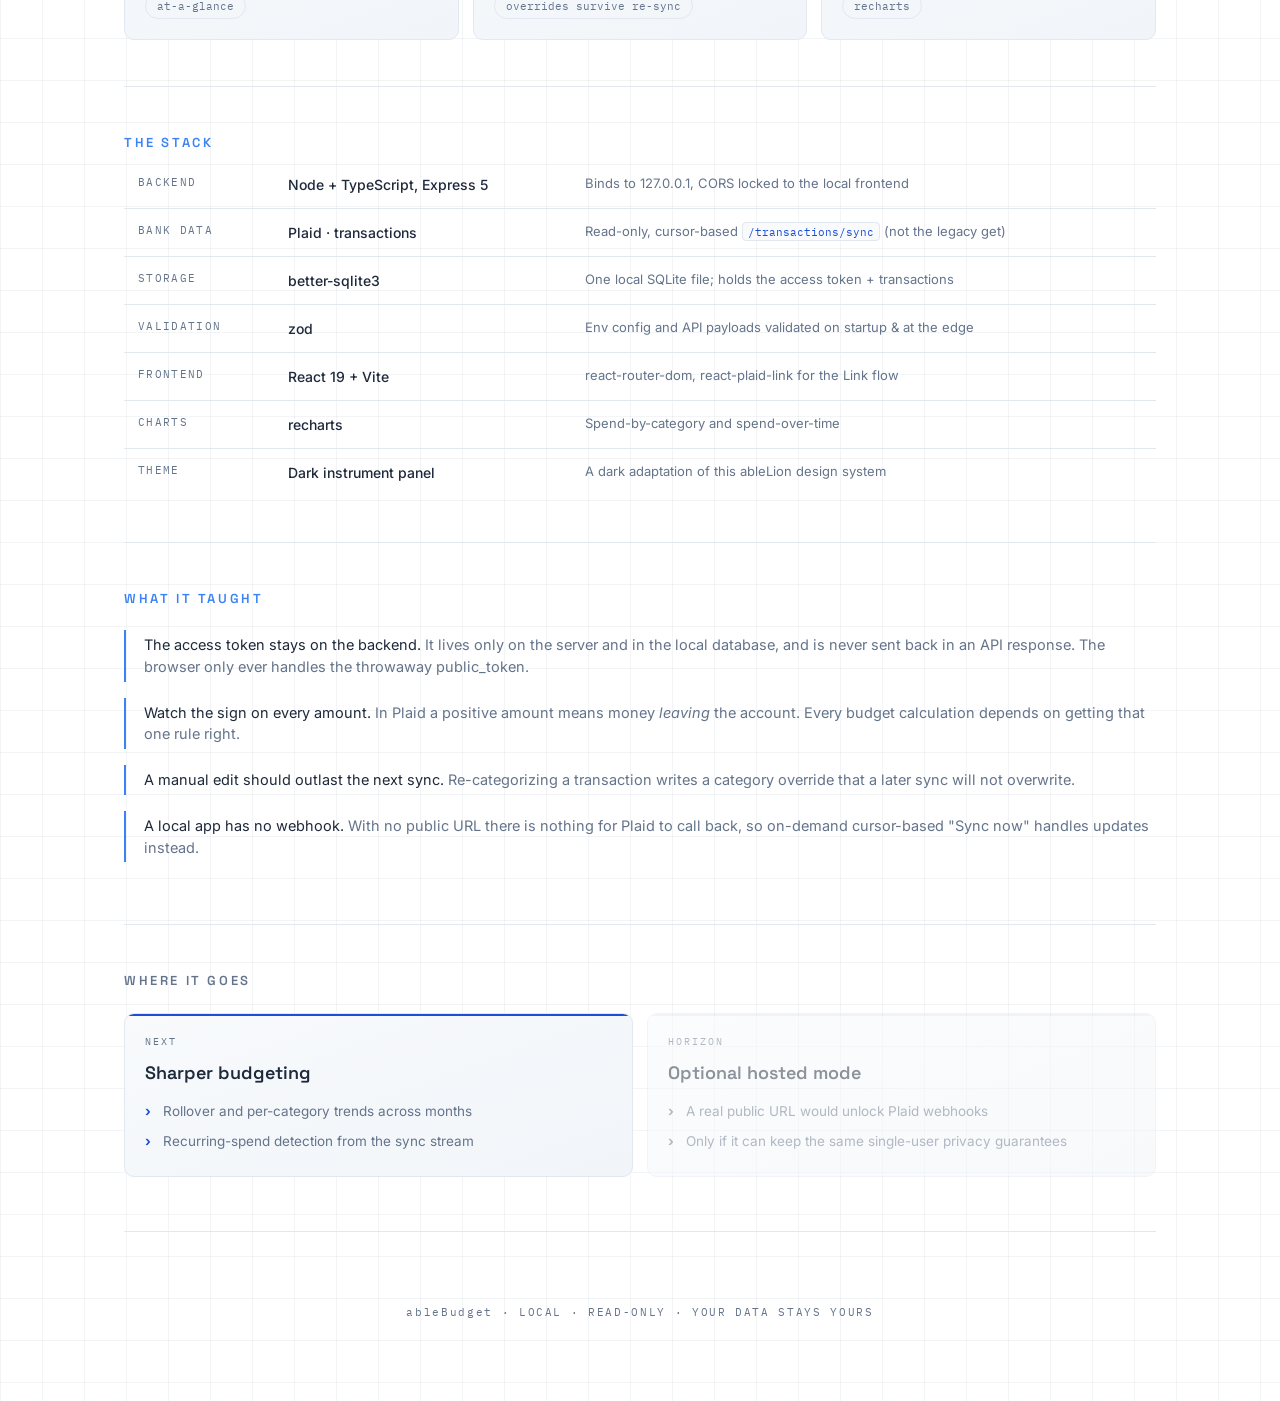
<file: previews/ablelion/ablebudget.html>
<!DOCTYPE html>
<html lang="en">
<head>
<meta charset="UTF-8">
<meta name="viewport" content="width=device-width, initial-scale=1.0">
<title>ableBudget · Local Plaid budgeting</title>
<link rel="stylesheet" href="style.css">
<style>
  header.page{padding:54px 0 36px;border-bottom:1px solid var(--line)}
  header.page h1{font-size:clamp(38px,7vw,72px)}
  .lede{max-width:620px;margin-top:20px;color:var(--dim);font-size:16px;line-height:1.65}
  .lede b{color:var(--ink);font-weight:500}
  .status-line{font-family:'IBM Plex Mono',monospace;font-size:12px;letter-spacing:.1em;
    color:var(--signal);margin-top:22px;display:flex;align-items:center;gap:9px}
  .status-line::before{content:"";width:8px;height:8px;border-radius:50%;background:var(--signal);
    box-shadow:0 0 10px var(--signal);animation:pulse 2.4s ease-in-out infinite}

  .intro{padding:54px 0;border-bottom:1px solid var(--line)}
  .intro-grid{display:grid;grid-template-columns:1fr 1fr;gap:40px;align-items:start}
  .intro h2{font-family:'Space Grotesk',sans-serif;font-size:13px;letter-spacing:.2em;
    text-transform:uppercase;color:var(--signal);margin-bottom:18px;font-weight:600}
  .intro p{color:var(--dim);font-size:15.5px;line-height:1.7;margin-bottom:14px}
  .intro p b{color:var(--ink);font-weight:500}
  @media(max-width:720px){.intro-grid{grid-template-columns:1fr;gap:28px}}

  .sec{padding:46px 0;border-bottom:1px solid var(--line)}
  .sec h2{font-family:'Space Grotesk',sans-serif;font-size:13px;letter-spacing:.2em;
    text-transform:uppercase;color:var(--signal);margin-bottom:8px;font-weight:600}
  .sec .sub{color:var(--dim);font-size:14px;margin-bottom:26px;max-width:620px;line-height:1.6}

  /* DATA-FLOW DIAGRAM */
  .flow{display:flex;align-items:stretch;gap:0;flex-wrap:wrap;margin-bottom:18px}
  .node{flex:1;min-width:150px;background:linear-gradient(160deg,var(--panel),var(--panel-2));
    border:1px solid var(--line);border-radius:10px;padding:16px}
  .node .k{font-family:'IBM Plex Mono',monospace;font-size:10px;letter-spacing:.18em;
    text-transform:uppercase;color:var(--signal);margin-bottom:7px}
  .node h4{font-family:'Space Grotesk',sans-serif;font-size:15px;font-weight:600;margin-bottom:5px}
  .node p{font-size:12.5px;color:var(--dim);line-height:1.5}
  .arrow{display:flex;align-items:center;justify-content:center;flex:0 0 auto;width:42px;
    font-family:'IBM Plex Mono',monospace;color:var(--dim);font-size:18px}
  @media(max-width:720px){.flow{flex-direction:column}
    .arrow{width:100%;height:26px;transform:rotate(90deg)}}
  .flow-note{font-family:'IBM Plex Mono',monospace;font-size:12px;color:var(--warn);
    display:flex;align-items:center;gap:9px}
  .flow-note::before{content:"🔒";font-size:13px}

  /* STACK SHEET */
  .bom{width:100%;border-collapse:collapse;font-size:14px}
  .bom td{padding:13px 14px;border-bottom:1px solid var(--line);vertical-align:top}
  .bom tr:last-child td{border-bottom:none}
  .bom .role{font-family:'IBM Plex Mono',monospace;font-size:11px;letter-spacing:.12em;
    text-transform:uppercase;color:var(--dim);width:150px}
  .bom .part{color:var(--ink);font-weight:500}
  .bom .note{color:var(--dim);font-size:13px}

  /* PRINCIPLES */
  .principles{padding:46px 0;border-bottom:1px solid var(--line)}
  .principles h2{font-family:'Space Grotesk',sans-serif;font-size:13px;letter-spacing:.2em;
    text-transform:uppercase;color:var(--signal);margin-bottom:22px;font-weight:600}
  .law{border-left:2px solid var(--signal);padding:4px 0 4px 18px;margin-bottom:16px}
  .law p{font-size:14.5px;color:var(--ink)}
  .law p span{color:var(--dim)}

  .roadmap-strip{padding:46px 0}
  .roadmap-strip h2{font-family:'Space Grotesk',sans-serif;font-size:13px;letter-spacing:.2em;
    text-transform:uppercase;color:var(--dim);margin-bottom:22px;font-weight:600}
</style>
</head>
<body>

<nav><div class="nav-inner">
  <div class="switch">
    <a href="index.html">able<span>Lion</span></a>
    <a href="ablebudget.html" class="active">able<span>Budget</span></a>
    <a href="ablebody.html">able<span>Body</span></a>
    <a href="ableday.html">able<span>Day</span></a>
  </div>
  <div class="nav-links">
    <a href="ablebudget.html" class="active">OVERVIEW</a>
    <a href="#privacy">PRIVACY</a>
    <a href="#stack">STACK</a>
    <a class="soon">LIVE DEMO · SOON</a>
  </div>
</div></nav>

<div class="wrap">

  <header class="page">
    <div class="eyebrow">Project 02 · software · runs locally</div>
    <h1>able<span class="l">Budget</span></h1>
    <p class="lede">A personal budgeting dashboard that connects to my <b>real bank accounts through Plaid</b> (read-only) and pulls balances and categorized transactions into a local database to track budget vs. actual. It runs entirely on my machine, so <b>the access token and the data never leave it.</b></p>
    <div class="status-line">STATUS: BUILT &amp; RUNNING LOCALLY · LIVE BANK DATA OVER PLAID</div>
    <div class="launch">
      <a class="launch-btn" href="http://localhost:5173">Open dashboard (local)</a>
      <span class="launch-note">Requires the app running locally on this machine.</span>
    </div>
  </header>

  <section class="intro">
    <div class="intro-grid">
      <div>
        <h2>What it is</h2>
        <p>Link a bank, pull balances and categorized transactions into a local <b>SQLite</b> database, set monthly budgets per category, and watch budget vs. actual update. A month stepper in the nav drives every page: dashboard, transactions, and budgets.</p>
        <p>The scope stays narrow on purpose: <b>single-user, no login, no cloud, no money movement.</b> It only uses Plaid's <code>transactions</code> product, and only to read.</p>
      </div>
      <div>
        <h2>Why build it</h2>
        <p>Most budgeting apps want your bank login on their servers and your spending history in their cloud. I wanted the reverse: <b>my data on my own machine, under my control.</b></p>
        <p>It is also the first software project I have built that handles money, so most of the care went into the <b>privacy and trust model</b> rather than the charts.</p>
      </div>
    </div>
  </section>

  <section class="sec" id="privacy">
    <h2>How it stays private</h2>
    <p class="sub">This touches real financial data, so the trust model came first. The approach is straightforward: secrets stay on the backend, and the backend stays on localhost.</p>

    <div class="flow">
      <div class="node">
        <div class="k">You · in Plaid</div>
        <h4>Plaid Link</h4>
        <p>You authenticate inside Plaid's own UI. Your bank credentials never touch this app.</p>
      </div>
      <div class="arrow">→</div>
      <div class="node">
        <div class="k">Short-lived</div>
        <h4>public_token</h4>
        <p>The only thing the browser ever receives back. Useless on its own.</p>
      </div>
      <div class="arrow">→</div>
      <div class="node">
        <div class="k">Backend only</div>
        <h4>access_token</h4>
        <p>Exchanged server-side, stored in SQLite, and never returned to the browser in any response.</p>
      </div>
      <div class="arrow">→</div>
      <div class="node">
        <div class="k">Local file</div>
        <h4>your .db</h4>
        <p>Holds the live token and your real transactions. Gitignored, treated like a password.</p>
      </div>
    </div>
    <p class="flow-note">The server binds to 127.0.0.1 only, so it is never exposed on the network, and CORS is locked to the local frontend origin.</p>
  </section>

  <section class="sec">
    <h2>What's inside</h2>
    <p class="sub">Three pages, all driven by the month stepper in the nav. Sync is on-demand and incremental, using Plaid's cursor-based <code>/transactions/sync</code>, so re-running it never creates duplicates.</p>
    <div class="grid">
      <div class="card s">
        <div class="card-k">Page · Dashboard</div>
        <h3>Balances at a glance</h3>
        <ul>
          <li>Balances across linked accounts</li>
          <li>This-month spend and income</li>
          <li>Recent activity + budget snapshot</li>
        </ul>
        <div class="specs"><span class="chip">at-a-glance</span></div>
      </div>
      <div class="card s">
        <div class="card-k">Page · Transactions</div>
        <h3>The ledger</h3>
        <ul>
          <li>Search and filter every transaction</li>
          <li>Re-categorize by clicking a category tag</li>
          <li>Export to CSV</li>
        </ul>
        <div class="specs"><span class="chip">overrides survive re-sync</span></div>
      </div>
      <div class="card s">
        <div class="card-k">Page · Budgets</div>
        <h3>Budget vs. actual</h3>
        <ul>
          <li>Set monthly limits per category</li>
          <li>Budget-vs-actual progress bars</li>
          <li>Spend-by-category &amp; over-time charts</li>
        </ul>
        <div class="specs"><span class="chip">recharts</span></div>
      </div>
    </div>
  </section>

  <section class="sec" id="stack">
    <h2>The stack</h2>
    <table class="bom">
      <tr><td class="role">Backend</td><td class="part">Node + TypeScript, Express 5</td><td class="note">Binds to 127.0.0.1, CORS locked to the local frontend</td></tr>
      <tr><td class="role">Bank data</td><td class="part">Plaid · transactions</td><td class="note">Read-only, cursor-based <code>/transactions/sync</code> (not the legacy get)</td></tr>
      <tr><td class="role">Storage</td><td class="part">better-sqlite3</td><td class="note">One local SQLite file; holds the access token + transactions</td></tr>
      <tr><td class="role">Validation</td><td class="part">zod</td><td class="note">Env config and API payloads validated on startup &amp; at the edge</td></tr>
      <tr><td class="role">Frontend</td><td class="part">React 19 + Vite</td><td class="note">react-router-dom, react-plaid-link for the Link flow</td></tr>
      <tr><td class="role">Charts</td><td class="part">recharts</td><td class="note">Spend-by-category and spend-over-time</td></tr>
      <tr><td class="role">Theme</td><td class="part">Dark instrument panel</td><td class="note">A dark adaptation of this ableLion design system</td></tr>
    </table>
  </section>

  <section class="principles">
    <h2>What it taught</h2>
    <div class="law"><p>The access token stays on the backend. <span>It lives only on the server and in the local database, and is never sent back in an API response. The browser only ever handles the throwaway public_token.</span></p></div>
    <div class="law"><p>Watch the sign on every amount. <span>In Plaid a positive amount means money <i>leaving</i> the account. Every budget calculation depends on getting that one rule right.</span></p></div>
    <div class="law"><p>A manual edit should outlast the next sync. <span>Re-categorizing a transaction writes a category override that a later sync will not overwrite.</span></p></div>
    <div class="law"><p>A local app has no webhook. <span>With no public URL there is nothing for Plaid to call back, so on-demand cursor-based "Sync now" handles updates instead.</span></p></div>
  </section>

  <section class="roadmap-strip">
    <h2>Where it goes</h2>
    <div class="grid">
      <div class="card b">
        <div class="card-k">Next</div>
        <h3>Sharper budgeting</h3>
        <ul>
          <li>Rollover and per-category trends across months</li>
          <li>Recurring-spend detection from the sync stream</li>
        </ul>
      </div>
      <div class="card soon-card">
        <div class="card-k">Horizon</div>
        <h3>Optional hosted mode</h3>
        <ul>
          <li>A real public URL would unlock Plaid webhooks</li>
          <li>Only if it can keep the same single-user privacy guarantees</li>
        </ul>
      </div>
    </div>
  </section>

  <footer><p>ableBudget · LOCAL · READ-ONLY · YOUR DATA STAYS YOURS</p></footer>

</div>
</body>
</html>
</file>
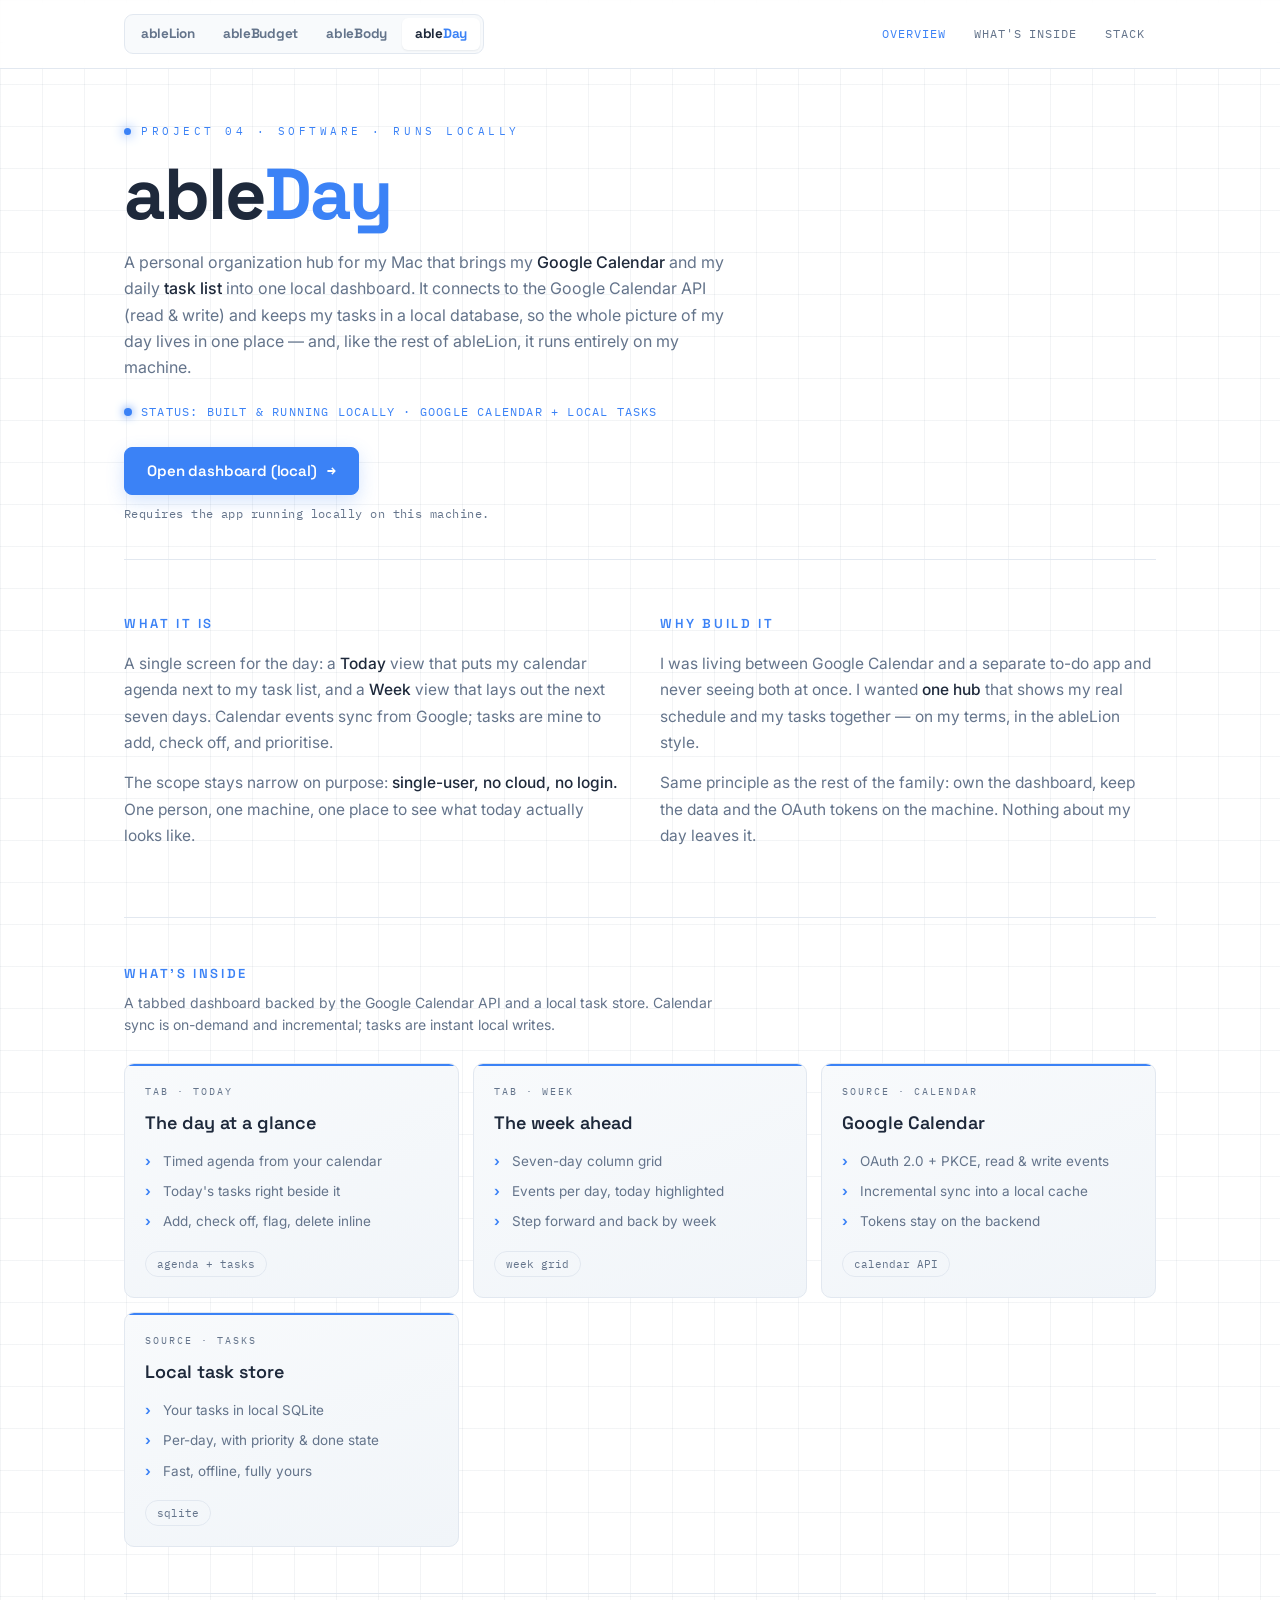
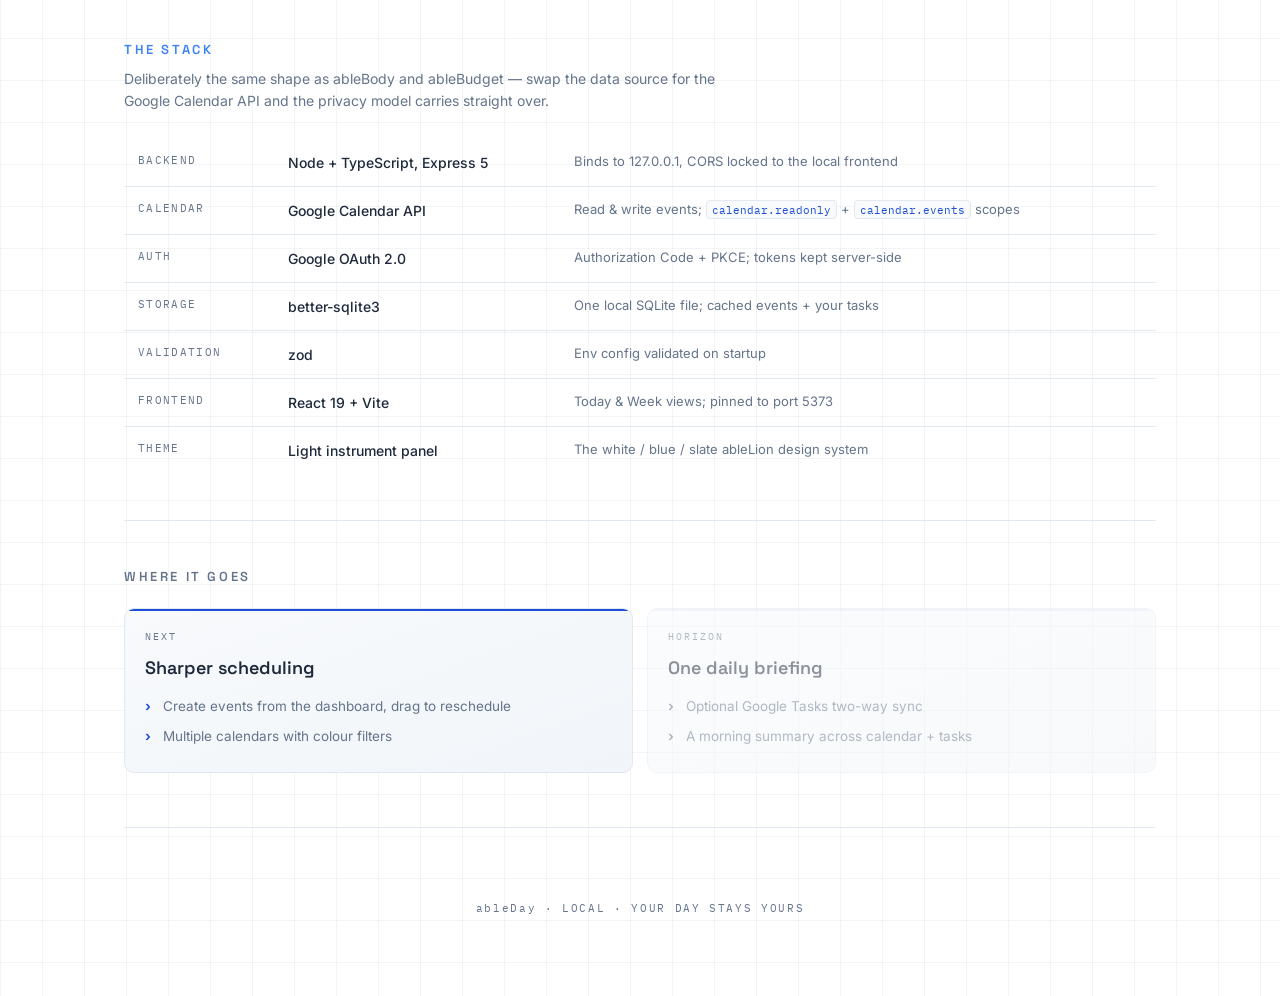
<file: previews/ablelion/ableday.html>
<!DOCTYPE html>
<html lang="en">
<head>
<meta charset="UTF-8">
<meta name="viewport" content="width=device-width, initial-scale=1.0">
<title>ableDay · Local calendar + tasks hub</title>
<link rel="stylesheet" href="style.css">
<style>
  header.page{padding:54px 0 36px;border-bottom:1px solid var(--line)}
  header.page h1{font-size:clamp(38px,7vw,72px)}
  .lede{max-width:620px;margin-top:20px;color:var(--dim);font-size:16px;line-height:1.65}
  .lede b{color:var(--ink);font-weight:500}
  .status-line{font-family:'IBM Plex Mono',monospace;font-size:12px;letter-spacing:.1em;
    color:var(--signal);margin-top:22px;display:flex;align-items:center;gap:9px}
  .status-line::before{content:"";width:8px;height:8px;border-radius:50%;background:var(--signal);
    box-shadow:0 0 10px var(--signal);animation:pulse 2.4s ease-in-out infinite}

  .intro{padding:54px 0;border-bottom:1px solid var(--line)}
  .intro-grid{display:grid;grid-template-columns:1fr 1fr;gap:40px;align-items:start}
  .intro h2{font-family:'Space Grotesk',sans-serif;font-size:13px;letter-spacing:.2em;
    text-transform:uppercase;color:var(--signal);margin-bottom:18px;font-weight:600}
  .intro p{color:var(--dim);font-size:15.5px;line-height:1.7;margin-bottom:14px}
  .intro p b{color:var(--ink);font-weight:500}
  @media(max-width:720px){.intro-grid{grid-template-columns:1fr;gap:28px}}

  .sec{padding:46px 0;border-bottom:1px solid var(--line)}
  .sec h2{font-family:'Space Grotesk',sans-serif;font-size:13px;letter-spacing:.2em;
    text-transform:uppercase;color:var(--signal);margin-bottom:8px;font-weight:600}
  .sec .sub{color:var(--dim);font-size:14px;margin-bottom:26px;max-width:620px;line-height:1.6}

  .bom{width:100%;border-collapse:collapse;font-size:14px}
  .bom td{padding:13px 14px;border-bottom:1px solid var(--line);vertical-align:top}
  .bom tr:last-child td{border-bottom:none}
  .bom .role{font-family:'IBM Plex Mono',monospace;font-size:11px;letter-spacing:.12em;
    text-transform:uppercase;color:var(--dim);width:150px}
  .bom .part{color:var(--ink);font-weight:500}
  .bom .note{color:var(--dim);font-size:13px}

  .roadmap-strip{padding:46px 0}
  .roadmap-strip h2{font-family:'Space Grotesk',sans-serif;font-size:13px;letter-spacing:.2em;
    text-transform:uppercase;color:var(--dim);margin-bottom:22px;font-weight:600}
</style>
</head>
<body>

<nav><div class="nav-inner">
  <div class="switch">
    <a href="index.html">able<span>Lion</span></a>
    <a href="ablebudget.html">able<span>Budget</span></a>
    <a href="ablebody.html">able<span>Body</span></a>
    <a href="ableday.html" class="active">able<span>Day</span></a>
  </div>
  <div class="nav-links">
    <a href="ableday.html" class="active">OVERVIEW</a>
    <a href="#inside">WHAT'S INSIDE</a>
    <a href="#stack">STACK</a>
  </div>
</div></nav>

<div class="wrap">

  <header class="page">
    <div class="eyebrow">Project 04 · software · runs locally</div>
    <h1>able<span class="l">Day</span></h1>
    <p class="lede">A personal organization hub for my Mac that brings my <b>Google Calendar</b> and my daily <b>task list</b> into one local dashboard. It connects to the Google Calendar API (read &amp; write) and keeps my tasks in a local database, so the whole picture of my day lives in one place &mdash; and, like the rest of ableLion, it runs entirely on my machine.</p>
    <div class="status-line">STATUS: BUILT &amp; RUNNING LOCALLY · GOOGLE CALENDAR + LOCAL TASKS</div>
    <div class="launch">
      <a class="launch-btn" href="http://localhost:5373">Open dashboard (local)</a>
      <span class="launch-note">Requires the app running locally on this machine.</span>
    </div>
  </header>

  <section class="intro">
    <div class="intro-grid">
      <div>
        <h2>What it is</h2>
        <p>A single screen for the day: a <b>Today</b> view that puts my calendar agenda next to my task list, and a <b>Week</b> view that lays out the next seven days. Calendar events sync from Google; tasks are mine to add, check off, and prioritise.</p>
        <p>The scope stays narrow on purpose: <b>single-user, no cloud, no login.</b> One person, one machine, one place to see what today actually looks like.</p>
      </div>
      <div>
        <h2>Why build it</h2>
        <p>I was living between Google Calendar and a separate to-do app and never seeing both at once. I wanted <b>one hub</b> that shows my real schedule and my tasks together &mdash; on my terms, in the ableLion style.</p>
        <p>Same principle as the rest of the family: own the dashboard, keep the data and the OAuth tokens on the machine. Nothing about my day leaves it.</p>
      </div>
    </div>
  </section>

  <section class="sec" id="inside">
    <h2>What's inside</h2>
    <p class="sub">A tabbed dashboard backed by the Google Calendar API and a local task store. Calendar sync is on-demand and incremental; tasks are instant local writes.</p>
    <div class="grid">
      <div class="card s">
        <div class="card-k">Tab · Today</div>
        <h3>The day at a glance</h3>
        <ul>
          <li>Timed agenda from your calendar</li>
          <li>Today's tasks right beside it</li>
          <li>Add, check off, flag, delete inline</li>
        </ul>
        <div class="specs"><span class="chip">agenda + tasks</span></div>
      </div>
      <div class="card s">
        <div class="card-k">Tab · Week</div>
        <h3>The week ahead</h3>
        <ul>
          <li>Seven-day column grid</li>
          <li>Events per day, today highlighted</li>
          <li>Step forward and back by week</li>
        </ul>
        <div class="specs"><span class="chip">week grid</span></div>
      </div>
      <div class="card s">
        <div class="card-k">Source · Calendar</div>
        <h3>Google Calendar</h3>
        <ul>
          <li>OAuth 2.0 + PKCE, read &amp; write events</li>
          <li>Incremental sync into a local cache</li>
          <li>Tokens stay on the backend</li>
        </ul>
        <div class="specs"><span class="chip">calendar API</span></div>
      </div>
      <div class="card s">
        <div class="card-k">Source · Tasks</div>
        <h3>Local task store</h3>
        <ul>
          <li>Your tasks in local SQLite</li>
          <li>Per-day, with priority &amp; done state</li>
          <li>Fast, offline, fully yours</li>
        </ul>
        <div class="specs"><span class="chip">sqlite</span></div>
      </div>
    </div>
  </section>

  <section class="sec" id="stack">
    <h2>The stack</h2>
    <p class="sub">Deliberately the same shape as ableBody and ableBudget &mdash; swap the data source for the Google Calendar API and the privacy model carries straight over.</p>
    <table class="bom">
      <tr><td class="role">Backend</td><td class="part">Node + TypeScript, Express 5</td><td class="note">Binds to 127.0.0.1, CORS locked to the local frontend</td></tr>
      <tr><td class="role">Calendar</td><td class="part">Google Calendar API</td><td class="note">Read &amp; write events; <code>calendar.readonly</code> + <code>calendar.events</code> scopes</td></tr>
      <tr><td class="role">Auth</td><td class="part">Google OAuth 2.0</td><td class="note">Authorization Code + PKCE; tokens kept server-side</td></tr>
      <tr><td class="role">Storage</td><td class="part">better-sqlite3</td><td class="note">One local SQLite file; cached events + your tasks</td></tr>
      <tr><td class="role">Validation</td><td class="part">zod</td><td class="note">Env config validated on startup</td></tr>
      <tr><td class="role">Frontend</td><td class="part">React 19 + Vite</td><td class="note">Today &amp; Week views; pinned to port 5373</td></tr>
      <tr><td class="role">Theme</td><td class="part">Light instrument panel</td><td class="note">The white / blue / slate ableLion design system</td></tr>
    </table>
  </section>

  <section class="roadmap-strip">
    <h2>Where it goes</h2>
    <div class="grid">
      <div class="card b">
        <div class="card-k">Next</div>
        <h3>Sharper scheduling</h3>
        <ul>
          <li>Create events from the dashboard, drag to reschedule</li>
          <li>Multiple calendars with colour filters</li>
        </ul>
      </div>
      <div class="card soon-card">
        <div class="card-k">Horizon</div>
        <h3>One daily briefing</h3>
        <ul>
          <li>Optional Google Tasks two-way sync</li>
          <li>A morning summary across calendar + tasks</li>
        </ul>
      </div>
    </div>
  </section>

  <footer><p>ableDay · LOCAL · YOUR DAY STAYS YOURS</p></footer>

</div>
</body>
</html>
</file>
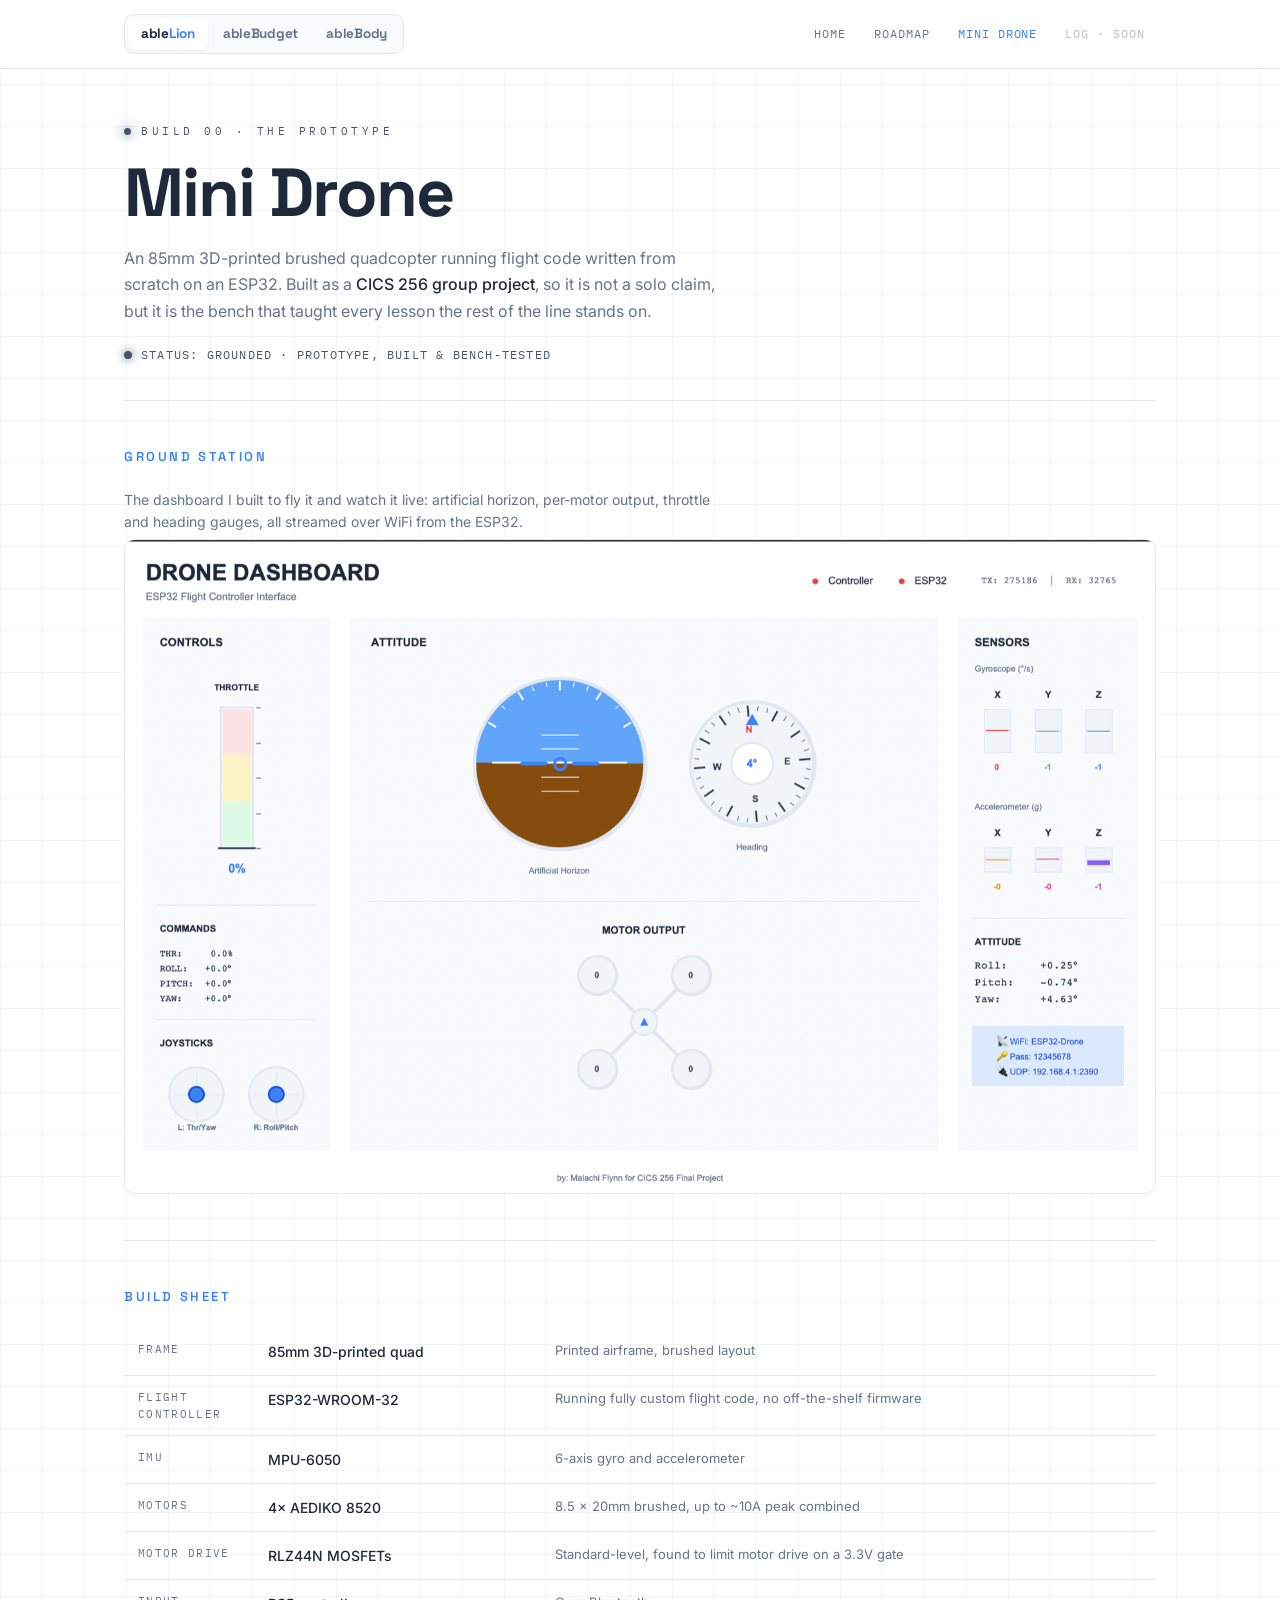
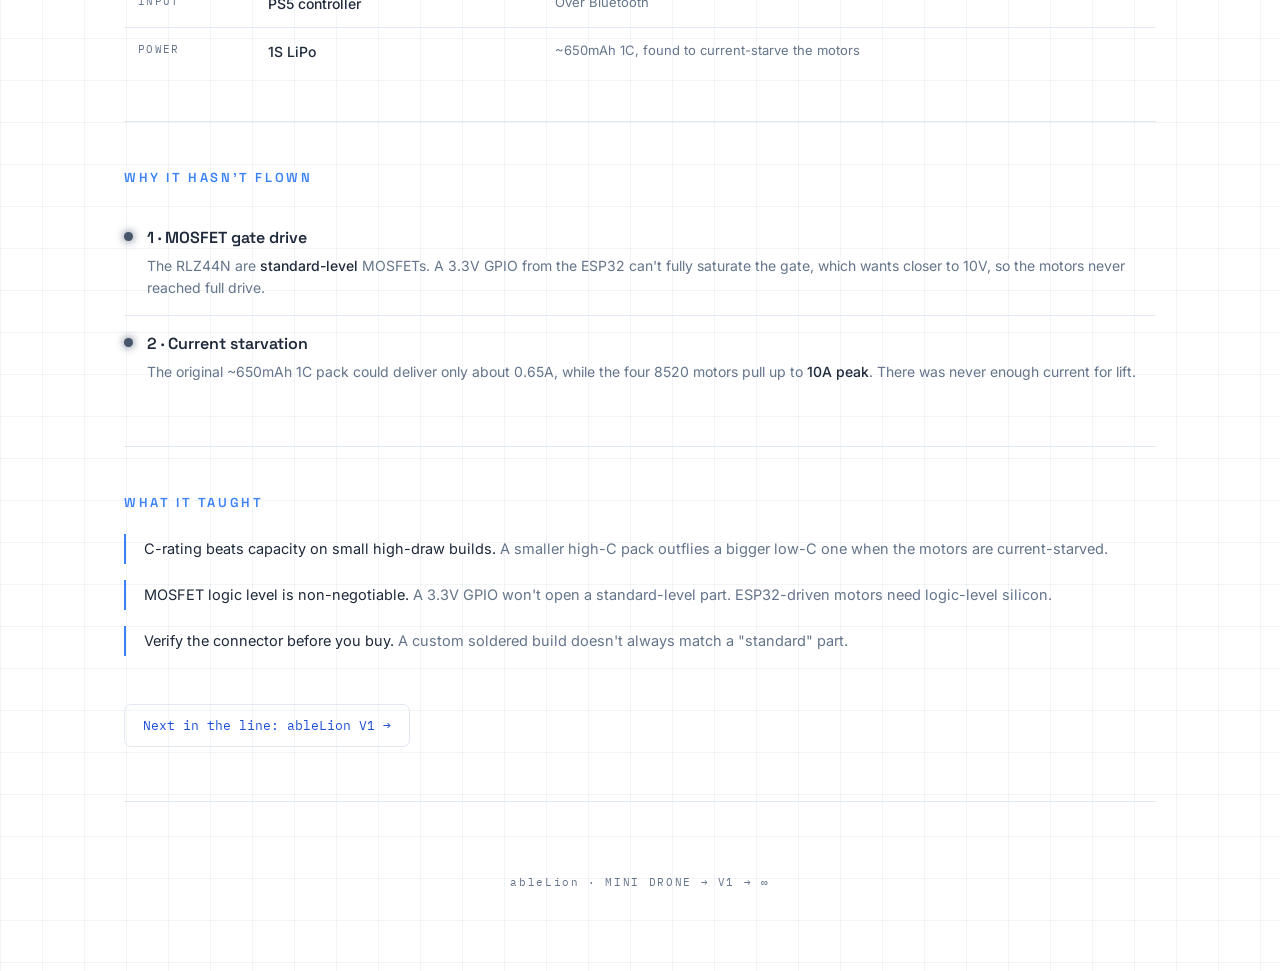
<file: previews/ablelion/mini-drone.html>
<!DOCTYPE html>
<html lang="en">
<head>
<meta charset="UTF-8">
<meta name="viewport" content="width=device-width, initial-scale=1.0">
<title>ableLion · Mini Drone</title>
<link rel="stylesheet" href="style.css">
<style>
  header.page{padding:54px 0 36px;border-bottom:1px solid var(--line)}
  header.page h1{font-size:clamp(38px,7vw,68px)}
  .lede{max-width:600px;margin-top:20px;color:var(--dim);font-size:16px;line-height:1.65}
  .lede b{color:var(--ink);font-weight:500}
  .status-line{font-family:'IBM Plex Mono',monospace;font-size:12px;letter-spacing:.1em;
    color:var(--warn);margin-top:22px;display:flex;align-items:center;gap:9px}
  .status-line::before{content:"";width:8px;height:8px;border-radius:50%;background:var(--warn);
    box-shadow:0 0 10px var(--warn)}

  .sec{padding:46px 0;border-bottom:1px solid var(--line)}
  .sec h2{font-family:'Space Grotesk',sans-serif;font-size:13px;letter-spacing:.2em;
    text-transform:uppercase;color:var(--signal);margin-bottom:22px;font-weight:600}

  .bom{width:100%;border-collapse:collapse;font-size:14px}
  .bom td{padding:13px 14px;border-bottom:1px solid var(--line);vertical-align:top}
  .bom tr:last-child td{border-bottom:none}
  .bom .role{font-family:'IBM Plex Mono',monospace;font-size:11px;letter-spacing:.12em;
    text-transform:uppercase;color:var(--dim);width:130px}
  .bom .part{color:var(--ink);font-weight:500}
  .bom .note{color:var(--dim);font-size:13px}

  .issue{display:flex;gap:14px;align-items:flex-start;padding:16px 0;border-top:1px solid var(--line)}
  .issue:first-of-type{border-top:none}
  .issue .dot{width:9px;height:9px;border-radius:50%;background:var(--warn);
    margin-top:6px;flex-shrink:0;box-shadow:0 0 9px var(--warn)}
  .issue .body h3{font-family:'Space Grotesk',sans-serif;font-size:16px;font-weight:600;margin-bottom:5px}
  .issue .body p{color:var(--dim);font-size:14px;line-height:1.6}
  .issue .body p b{color:var(--ink);font-weight:500}
  .fix{color:var(--signal);font-weight:500}

  .lessons{padding:46px 0}
  .lessons h2{font-family:'Space Grotesk',sans-serif;font-size:13px;letter-spacing:.2em;
    text-transform:uppercase;color:var(--signal);margin-bottom:22px;font-weight:600}
  .law{border-left:2px solid var(--signal);padding:4px 0 4px 18px;margin-bottom:16px}
  .law p{font-size:14.5px;color:var(--ink)}
  .law p span{color:var(--dim)}

  .next-link{display:inline-flex;align-items:center;gap:8px;margin-top:8px;
    font-family:'IBM Plex Mono',monospace;font-size:13px;color:var(--beam);
    border:1px solid var(--line);padding:11px 18px;border-radius:7px;transition:.18s}
  .next-link:hover{border-color:var(--beam)}

  .shot{width:100%;border:1px solid var(--line);border-radius:10px;display:block;margin-top:6px}
  .shot-cap{color:var(--dim);font-size:14px;line-height:1.6;margin:0 0 4px;max-width:600px}
</style>
</head>
<body>

<nav><div class="nav-inner">
  <div class="switch">
    <a href="index.html" class="active">able<span>Lion</span></a>
    <a href="ablebudget.html">able<span>Budget</span></a>
    <a href="ablebody.html">able<span>Body</span></a>
  </div>
  <div class="nav-links">
    <a href="index.html">HOME</a>
    <a href="roadmap.html">ROADMAP</a>
    <a href="mini-drone.html" class="active">MINI DRONE</a>
    <a class="soon">LOG · SOON</a>
  </div>
</div></nav>

<div class="wrap">

  <header class="page">
    <div class="eyebrow w">Build 00 · the prototype</div>
    <h1>Mini Drone</h1>
    <p class="lede">An 85mm 3D-printed brushed quadcopter running flight code written from scratch on an ESP32. Built as a <b>CICS 256 group project</b>, so it is not a solo claim, but it is the bench that taught every lesson the rest of the line stands on.</p>
    <div class="status-line">STATUS: GROUNDED · PROTOTYPE, BUILT &amp; BENCH-TESTED</div>
  </header>

  <section class="sec">
    <h2>Ground station</h2>
    <p class="shot-cap">The dashboard I built to fly it and watch it live: artificial horizon, per-motor output, throttle and heading gauges, all streamed over WiFi from the ESP32.</p>
    <img class="shot" src="dashboard.png" alt="ableLion Mini Drone ground-station dashboard">
  </section>

  <section class="sec">
    <h2>Build sheet</h2>
    <table class="bom">
      <tr><td class="role">Frame</td><td class="part">85mm 3D-printed quad</td><td class="note">Printed airframe, brushed layout</td></tr>
      <tr><td class="role">Flight controller</td><td class="part">ESP32-WROOM-32</td><td class="note">Running fully custom flight code, no off-the-shelf firmware</td></tr>
      <tr><td class="role">IMU</td><td class="part">MPU-6050</td><td class="note">6-axis gyro and accelerometer</td></tr>
      <tr><td class="role">Motors</td><td class="part">4× AEDIKO 8520</td><td class="note">8.5 × 20mm brushed, up to ~10A peak combined</td></tr>
      <tr><td class="role">Motor drive</td><td class="part">RLZ44N MOSFETs</td><td class="note">Standard-level, found to limit motor drive on a 3.3V gate</td></tr>
      <tr><td class="role">Input</td><td class="part">PS5 controller</td><td class="note">Over Bluetooth</td></tr>
      <tr><td class="role">Power</td><td class="part">1S LiPo</td><td class="note">~650mAh 1C, found to current-starve the motors</td></tr>
    </table>
  </section>

  <section class="sec">
    <h2>Why it hasn't flown</h2>

    <div class="issue"><div class="dot"></div>
      <div class="body">
        <h3>1 · MOSFET gate drive</h3>
        <p>The RLZ44N are <b>standard-level</b> MOSFETs. A 3.3V GPIO from the ESP32 can't fully saturate the gate, which wants closer to 10V, so the motors never reached full drive.</p>
      </div>
    </div>

    <div class="issue"><div class="dot"></div>
      <div class="body">
        <h3>2 · Current starvation</h3>
        <p>The original ~650mAh 1C pack could deliver only about 0.65A, while the four 8520 motors pull up to <b>10A peak</b>. There was never enough current for lift.</p>
      </div>
    </div>
  </section>

  <section class="lessons">
    <h2>What it taught</h2>
    <div class="law"><p>C-rating beats capacity on small high-draw builds. <span>A smaller high-C pack outflies a bigger low-C one when the motors are current-starved.</span></p></div>
    <div class="law"><p>MOSFET logic level is non-negotiable. <span>A 3.3V GPIO won't open a standard-level part. ESP32-driven motors need logic-level silicon.</span></p></div>
    <div class="law"><p>Verify the connector before you buy. <span>A custom soldered build doesn't always match a "standard" part.</span></p></div>
    <br>
    <a href="roadmap.html" class="next-link">Next in the line: ableLion V1 →</a>
  </section>

  <footer><p>ableLion · MINI DRONE → V1 → ∞</p></footer>

</div>
</body>
</html>
</file>
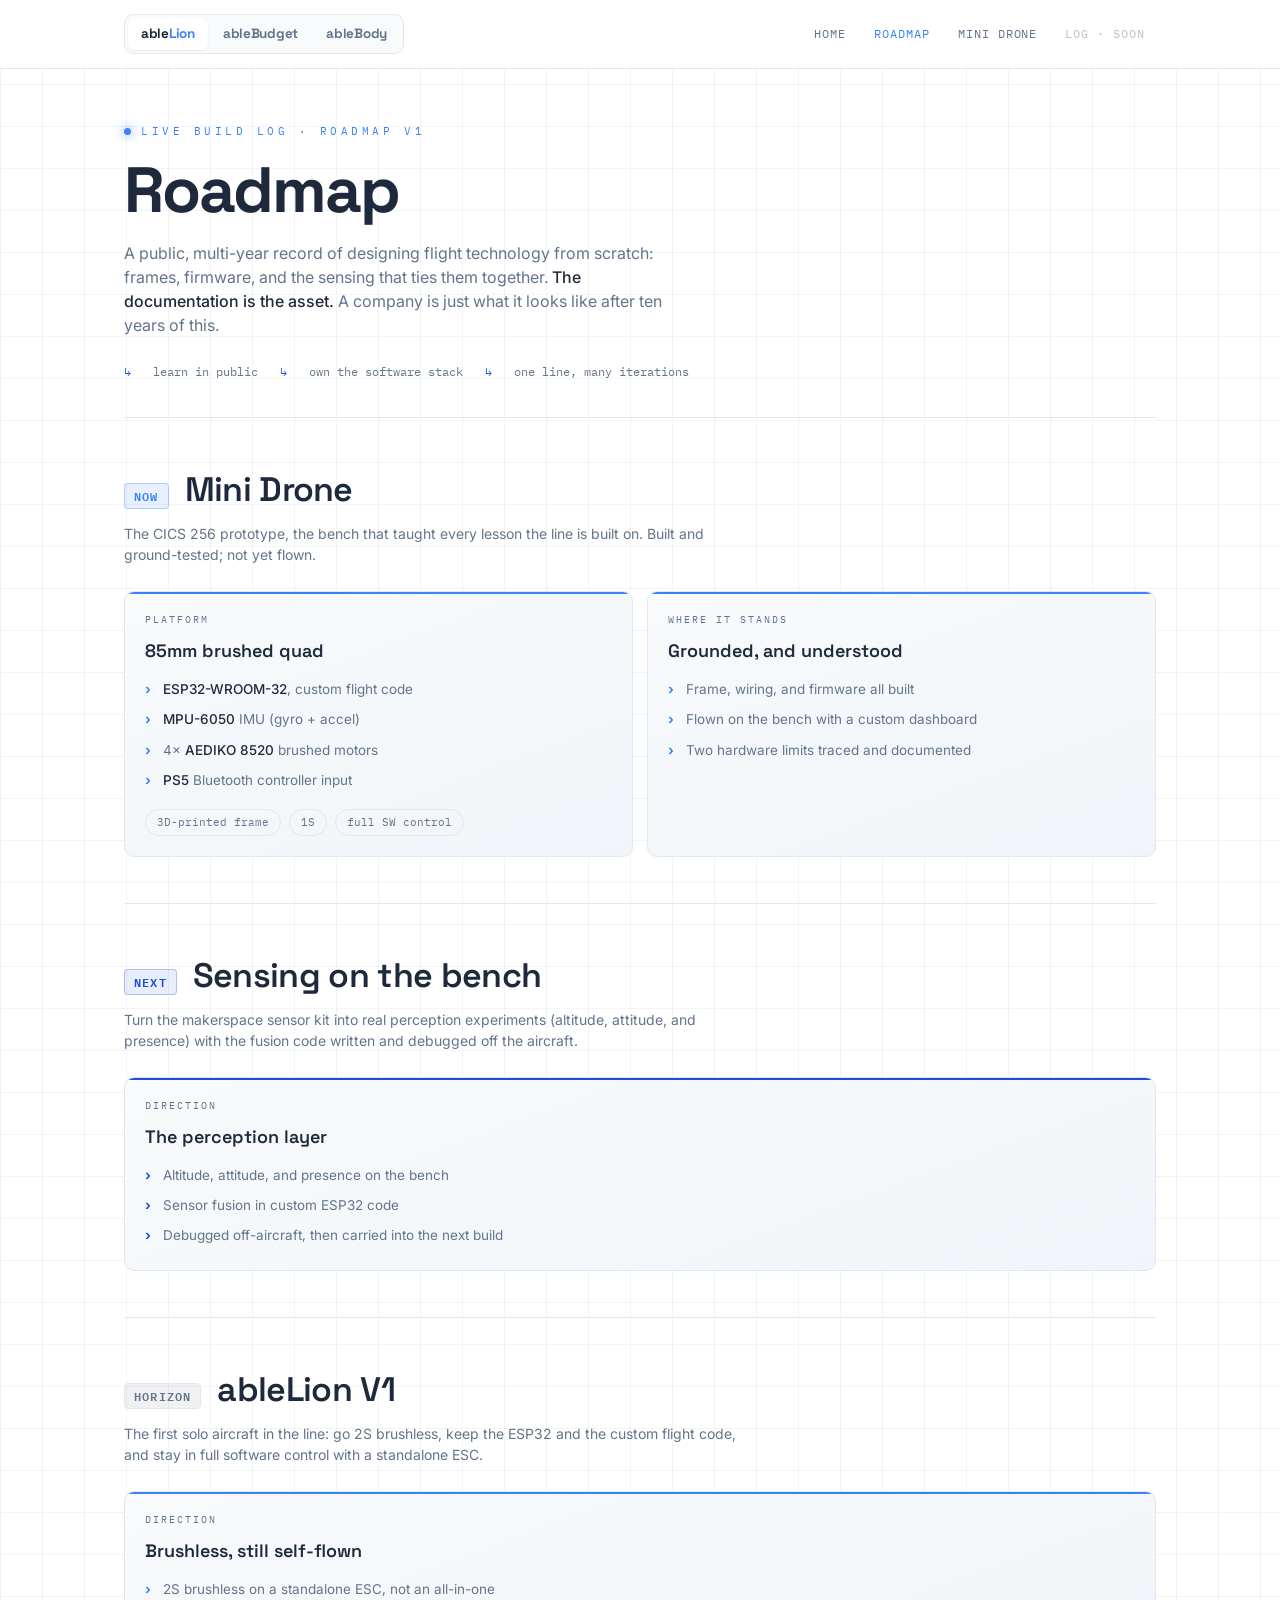
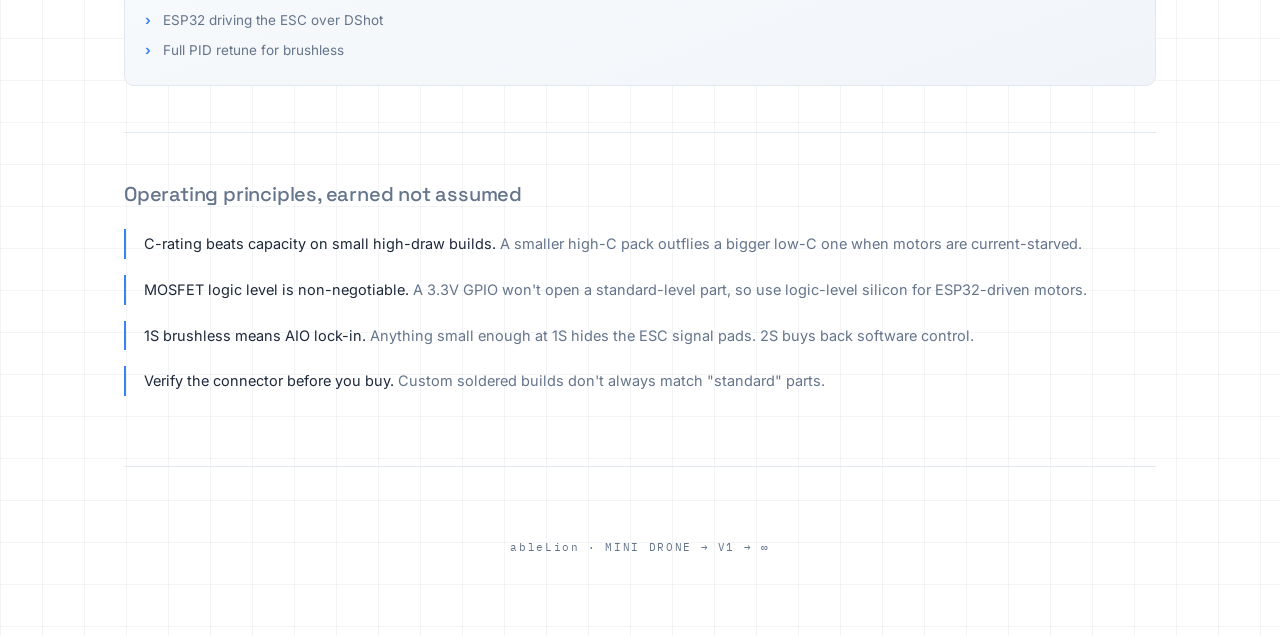
<file: previews/ablelion/roadmap.html>
<!DOCTYPE html>
<html lang="en">
<head>
<meta charset="UTF-8">
<meta name="viewport" content="width=device-width, initial-scale=1.0">
<title>ableLion · Roadmap</title>
<link rel="stylesheet" href="style.css">
<style>
  header.page{padding:54px 0 36px;border-bottom:1px solid var(--line)}
  header.page h1{font-size:clamp(38px,7vw,64px)}
  .mission{max-width:560px;margin-top:20px;color:var(--dim);font-size:16px}
  .mission b{color:var(--ink);font-weight:500}
  .vector{font-family:'IBM Plex Mono',monospace;font-size:12px;color:var(--dim);
    margin-top:26px;display:flex;flex-wrap:wrap;gap:8px 22px}
  .vector span{color:var(--beam)}

  .phase{padding:46px 0;border-bottom:1px solid var(--line)}
  .phase-head{display:flex;align-items:baseline;gap:16px;margin-bottom:8px}
  .tag{font-family:'IBM Plex Mono',monospace;font-size:12px;font-weight:600;
    letter-spacing:.1em;padding:3px 9px;border-radius:4px;white-space:nowrap}
  .tag.now{background:rgba(59,130,246,.12);color:var(--signal);border:1px solid rgba(59,130,246,.3)}
  .tag.next{background:rgba(29,78,216,.10);color:var(--beam);border:1px solid rgba(29,78,216,.28)}
  .tag.horizon{background:rgba(100,116,139,.1);color:var(--dim);border:1px solid var(--line)}
  .phase h2{font-family:'Space Grotesk',sans-serif;font-weight:600;
    font-size:clamp(24px,4vw,34px);letter-spacing:-.02em}
  .phase-sub{color:var(--dim);font-size:14px;margin:6px 0 26px;max-width:620px}

  .issue{display:flex;gap:12px;align-items:flex-start;padding:11px 0;border-top:1px solid var(--line)}
  .issue:first-of-type{border-top:none}
  .issue .dot{width:8px;height:8px;border-radius:50%;background:var(--warn);
    margin-top:7px;flex-shrink:0;box-shadow:0 0 8px var(--warn)}
  .issue .txt{font-size:13.5px;color:var(--dim)}
  .issue .txt b{color:var(--warn);font-weight:600;font-family:'IBM Plex Mono',monospace;font-size:12px}

  .principles{padding:46px 0}
  .principles h2{font-family:'Space Grotesk',sans-serif;font-size:20px;color:var(--dim);
    font-weight:500;margin-bottom:20px;letter-spacing:-.01em}
  .law{border-left:2px solid var(--signal);padding:4px 0 4px 18px;margin-bottom:16px}
  .law p{font-size:14.5px;color:var(--ink)}
  .law p span{color:var(--dim)}
</style>
</head>
<body>

<nav><div class="nav-inner">
  <div class="switch">
    <a href="index.html" class="active">able<span>Lion</span></a>
    <a href="ablebudget.html">able<span>Budget</span></a>
    <a href="ablebody.html">able<span>Body</span></a>
  </div>
  <div class="nav-links">
    <a href="index.html">HOME</a>
    <a href="roadmap.html" class="active">ROADMAP</a>
    <a href="mini-drone.html">MINI DRONE</a>
    <a class="soon">LOG · SOON</a>
  </div>
</div></nav>

<div class="wrap">

  <header class="page">
    <div class="eyebrow">Live build log · roadmap v1</div>
    <h1>Roadmap</h1>
    <p class="mission">A public, multi-year record of designing flight technology from scratch: frames, firmware, and the sensing that ties them together. <b>The documentation is the asset.</b> A company is just what it looks like after ten years of this.</p>
    <div class="vector">
      <span>↳</span> learn in public
      <span>↳</span> own the software stack
      <span>↳</span> one line, many iterations
    </div>
  </header>

  <section class="phase">
    <div class="phase-head"><span class="tag now">NOW</span><h2>Mini Drone</h2></div>
    <p class="phase-sub">The CICS 256 prototype, the bench that taught every lesson the line is built on. Built and ground-tested; not yet flown.</p>
    <div class="grid">
      <div class="card s">
        <div class="card-k">Platform</div>
        <h3>85mm brushed quad</h3>
        <ul>
          <li><b>ESP32-WROOM-32</b>, custom flight code</li>
          <li><b>MPU-6050</b> IMU (gyro + accel)</li>
          <li>4× <b>AEDIKO 8520</b> brushed motors</li>
          <li><b>PS5</b> Bluetooth controller input</li>
        </ul>
        <div class="specs">
          <span class="chip">3D-printed frame</span>
          <span class="chip">1S</span>
          <span class="chip">full SW control</span>
        </div>
      </div>
      <div class="card s">
        <div class="card-k">Where it stands</div>
        <h3>Grounded, and understood</h3>
        <ul>
          <li>Frame, wiring, and firmware all built</li>
          <li>Flown on the bench with a custom dashboard</li>
          <li>Two hardware limits traced and documented</li>
        </ul>
      </div>
    </div>
  </section>

  <section class="phase">
    <div class="phase-head"><span class="tag next">NEXT</span><h2>Sensing on the bench</h2></div>
    <p class="phase-sub">Turn the makerspace sensor kit into real perception experiments (altitude, attitude, and presence) with the fusion code written and debugged off the aircraft.</p>
    <div class="grid">
      <div class="card b">
        <div class="card-k">Direction</div>
        <h3>The perception layer</h3>
        <ul>
          <li>Altitude, attitude, and presence on the bench</li>
          <li>Sensor fusion in custom ESP32 code</li>
          <li>Debugged off-aircraft, then carried into the next build</li>
        </ul>
      </div>
    </div>
  </section>

  <section class="phase">
    <div class="phase-head"><span class="tag horizon">HORIZON</span><h2>ableLion V1</h2></div>
    <p class="phase-sub">The first solo aircraft in the line: go 2S brushless, keep the ESP32 and the custom flight code, and stay in full software control with a standalone ESC.</p>
    <div class="grid">
      <div class="card s">
        <div class="card-k">Direction</div>
        <h3>Brushless, still self-flown</h3>
        <ul>
          <li>2S brushless on a standalone ESC, not an all-in-one</li>
          <li>ESP32 driving the ESC over DShot</li>
          <li>Full PID retune for brushless</li>
        </ul>
      </div>
    </div>
  </section>

  <section class="principles">
    <h2>Operating principles, earned not assumed</h2>
    <div class="law"><p>C-rating beats capacity on small high-draw builds. <span>A smaller high-C pack outflies a bigger low-C one when motors are current-starved.</span></p></div>
    <div class="law"><p>MOSFET logic level is non-negotiable. <span>A 3.3V GPIO won't open a standard-level part, so use logic-level silicon for ESP32-driven motors.</span></p></div>
    <div class="law"><p>1S brushless means AIO lock-in. <span>Anything small enough at 1S hides the ESC signal pads. 2S buys back software control.</span></p></div>
    <div class="law"><p>Verify the connector before you buy. <span>Custom soldered builds don't always match "standard" parts.</span></p></div>
  </section>

  <footer><p>ableLion · MINI DRONE → V1 → ∞</p></footer>

</div>
</body>
</html>
</file>
<file: style.css>
@import url('https://fonts.googleapis.com/css2?family=Pirata+One&family=Cormorant+Garamond:ital,wght@0,300;0,400;0,600;1,300;1,400&family=EB+Garamond:ital,wght@0,400;0,500;1,400&display=swap');

/* ==========================================================================
   untitled — portfolio
   Light gothic: parchment field, blackletter wordmark, high-contrast serif
   display, oxblood accent. Structure borrows from manuscript pages —
   double rules, small caps, fleurons, drop caps, lancet-arch windows.
   ========================================================================== */

:root{
  --parchment:#f3f0e9;     /* page field */
  --vellum:#faf8f3;        /* lighter panels */
  --panel:#eceadf;         /* card ground */
  --rule:#cfc7b8;          /* hairlines */
  --rule-soft:#e2dbcd;
  --ink:#171419;           /* near-black, violet cast */
  --dim:#6d6572;           /* muted mauve-grey */
  --oxblood:#7a1f2b;       /* the one accent */
  --oxblood-deep:#541018;
  --gilt:#9a8550;

  --display:'Cormorant Garamond',Georgia,serif;
  --black-letter:'Pirata One',ui-serif,serif;
  --body:'EB Garamond',Georgia,serif;
}
*{box-sizing:border-box;margin:0;padding:0}
html{scroll-behavior:smooth}
body{
  background:var(--parchment);
  color:var(--ink);
  font-family:var(--body);
  font-size:17px;
  line-height:1.62;
  padding:0 0 70px;
  /* faint warm vignette — paper, not a flat swatch */
  background-image:
    radial-gradient(120% 70% at 50% 0%,rgba(255,255,255,.65),transparent 60%),
    radial-gradient(100% 60% at 50% 100%,rgba(23,20,25,.045),transparent 60%);
  background-attachment:fixed;
}
a{color:inherit;text-decoration:none}
.wrap{max-width:1040px;margin:0 auto;padding:0 28px}

/* ── small caps label ─────────────────────────────────────────────── */
.label{
  font-family:var(--body);
  font-size:11.5px;letter-spacing:.3em;text-transform:uppercase;
  color:var(--dim);
}
.label.ox{color:var(--oxblood)}

/* ── NAV ──────────────────────────────────────────────────────────── */
nav{
  position:sticky;top:0;z-index:50;
  background:rgba(243,240,233,.93);
  backdrop-filter:blur(8px);
  border-bottom:1px solid var(--rule);
  box-shadow:0 1px 0 var(--rule-soft);   /* double rule */
}
.nav-inner{
  max-width:1040px;margin:0 auto;padding:12px 28px 10px;
  display:flex;flex-direction:column;align-items:center;gap:6px;
}
.brand{
  font-family:var(--black-letter);font-size:27px;line-height:1;
  letter-spacing:.02em;color:var(--ink);
}
.brand .l{color:var(--oxblood)}
.nav-links{display:flex;gap:4px;flex-wrap:wrap;justify-content:center}
.nav-links a{
  font-family:var(--body);font-size:11.5px;letter-spacing:.26em;
  text-transform:uppercase;color:var(--dim);
  padding:3px 11px;transition:.18s;
}
.nav-links a:hover{color:var(--ink)}
.nav-links a.active{color:var(--oxblood)}
.nav-links a.active::before{content:"✦ ";font-size:8px;vertical-align:2px}

/* ── ORNAMENT ─────────────────────────────────────────────────────── */
.fleuron{
  display:flex;align-items:center;gap:16px;
  color:var(--rule);margin:30px 0;
}
.fleuron::before,.fleuron::after{content:"";flex:1;height:1px;background:var(--rule)}
.fleuron i{
  font-style:normal;color:var(--oxblood);font-size:13px;letter-spacing:.5em;
  padding-left:.5em;
}

/* centred section head with flanking rules */
.head{text-align:center;margin-bottom:34px}
.head .num{
  font-family:var(--black-letter);font-size:19px;color:var(--oxblood);
  display:block;margin-bottom:10px;
}
.head h2{
  font-family:var(--display);font-weight:300;
  font-size:clamp(30px,5vw,46px);line-height:1.08;letter-spacing:-.005em;
}
.head h2 em{font-style:italic;color:var(--oxblood)}
.head p{
  max-width:56ch;margin:14px auto 0;color:var(--dim);font-size:17px;
}

/* ── HERO ─────────────────────────────────────────────────────────── */
.hero{padding:74px 0 10px;text-align:center}
.hero h1{
  font-family:var(--display);font-weight:300;
  font-size:clamp(46px,9vw,96px);line-height:1.02;letter-spacing:-.015em;
}
.hero h1 em{font-style:italic;color:var(--oxblood);font-weight:400}
.hero .tagline{
  font-family:var(--body);font-size:12px;letter-spacing:.38em;
  text-transform:uppercase;color:var(--dim);margin-top:22px;
}
.mission{
  max-width:60ch;margin:26px auto 0;color:#3b3540;font-size:18.5px;line-height:1.68;
  text-align:left;
}
.mission b{color:var(--ink);font-weight:500}
/* drop cap */
.mission.drop::first-letter{
  font-family:var(--black-letter);
  float:left;font-size:62px;line-height:.82;
  padding:6px 10px 0 0;color:var(--oxblood);
}
.cta{display:flex;gap:12px;flex-wrap:wrap;justify-content:center;margin-top:34px}

/* ── BUTTONS ──────────────────────────────────────────────────────── */
.btn{
  display:inline-block;
  font-family:var(--body);font-size:12px;letter-spacing:.24em;
  text-transform:uppercase;
  padding:12px 24px;border:1px solid var(--ink);
  background:transparent;color:var(--ink);transition:.18s;
}
.btn:hover{background:var(--ink);color:var(--parchment)}
.btn.p{background:var(--oxblood);border-color:var(--oxblood);color:#f7f3ee}
.btn.p:hover{background:var(--oxblood-deep);border-color:var(--oxblood-deep);color:#f7f3ee}

.chip{
  font-family:var(--body);font-size:11px;letter-spacing:.22em;text-transform:uppercase;
  color:var(--dim);border:1px solid var(--rule);padding:4px 11px;
}
.chip.on{color:var(--oxblood);border-color:#d9bdc0;background:rgba(122,31,43,.05)}
.specs{display:flex;flex-wrap:wrap;gap:8px;margin-top:16px}

/* ── WORK ENTRIES ─────────────────────────────────────────────────── */
.work{padding:46px 0 10px}
.entry{
  display:grid;grid-template-columns:minmax(0,.92fr) minmax(0,1.08fr);
  gap:46px;align-items:center;
  padding:40px 0;border-top:1px solid var(--rule);
}
.entry.flip .entry__win{order:2}
.entry__k{margin-bottom:12px}
.entry__k .stamp{color:var(--oxblood)}
.entry h3{
  font-family:var(--display);font-weight:400;
  font-size:clamp(32px,4.4vw,46px);line-height:1.04;letter-spacing:-.01em;
  margin-bottom:6px;
}
.entry__role{
  font-family:var(--body);font-style:italic;font-size:16px;
  color:var(--oxblood);margin-bottom:16px;
}
.entry p{color:#3b3540;font-size:17px;line-height:1.66;margin-bottom:12px}
.entry p b{color:var(--ink);font-weight:500}
.entry ul{list-style:none;margin-top:12px;border-top:1px solid var(--rule-soft)}
.entry li{
  padding:8px 0 8px 22px;position:relative;
  border-bottom:1px solid var(--rule-soft);
  font-size:15.5px;color:var(--dim);
}
.entry li::before{content:"✦";position:absolute;left:0;top:8px;
  color:var(--oxblood);font-size:9px}
.entry li b{color:var(--ink);font-weight:500}
.entry__links{display:flex;gap:10px;flex-wrap:wrap;margin-top:22px}

/* ── LANCET-ARCH WINDOW ───────────────────────────────────────────── */
/* The client's site, set in a cathedral window. Live iframe, not a
   screenshot, so it never goes stale against a design change. */
.arch{position:relative;aspect-ratio:1/1.14;width:100%}
.arch__win{
  position:absolute;inset:0;overflow:hidden;background:#0b0b0b;
  -webkit-mask:url("data:image/svg+xml,%3Csvg xmlns='http://www.w3.org/2000/svg' viewBox='0 0 100 140' preserveAspectRatio='none'%3E%3Cpath d='M0 140 L0 60 A 100 100 0 0 1 50 0 A 100 100 0 0 1 100 60 L100 140 Z' fill='%23000'/%3E%3C/svg%3E") center/100% 100% no-repeat;
  mask:url("data:image/svg+xml,%3Csvg xmlns='http://www.w3.org/2000/svg' viewBox='0 0 100 140' preserveAspectRatio='none'%3E%3Cpath d='M0 140 L0 60 A 100 100 0 0 1 50 0 A 100 100 0 0 1 100 60 L100 140 Z' fill='%23000'/%3E%3C/svg%3E") center/100% 100% no-repeat;
}
.arch__win.light{background:var(--vellum)}
.arch__win iframe{
  position:absolute;top:0;left:0;border:0;
  width:1280px;height:1500px;
  transform:scale(.45);transform-origin:top left;
  pointer-events:none;
}
.arch__tracery{position:absolute;inset:0;width:100%;height:100%;pointer-events:none;z-index:2}
.arch__tracery path,.arch__tracery line,.arch__tracery circle{
  fill:none;stroke:var(--ink);stroke-width:1;vector-effect:non-scaling-stroke;
}
.arch__tracery .thin{stroke:rgba(23,20,25,.38)}
.arch__glass{position:absolute;inset:0;cursor:pointer;z-index:3}
.arch__tag{
  position:absolute;left:50%;bottom:-11px;transform:translateX(-50%);z-index:4;
  background:var(--parchment);padding:0 14px;white-space:nowrap;
  font-family:var(--body);font-size:10.5px;letter-spacing:.28em;
  text-transform:uppercase;color:var(--dim);
}

@media(max-width:820px){
  .entry{grid-template-columns:1fr;gap:30px}
  .entry.flip .entry__win{order:0}
  .arch{aspect-ratio:1/1.05;max-width:420px;margin:0 auto}
}

/* ── FULL PREVIEW (case-study pages) ──────────────────────────────── */
.preview{border:1px solid var(--ink);background:#0b0b0b;position:relative}
.preview.light{background:var(--vellum)}
.preview__bar{
  display:flex;align-items:center;gap:10px;
  padding:9px 14px;border-bottom:1px solid var(--ink);background:var(--panel);
}
.preview__dots{display:flex;gap:5px}
.preview__dots i{width:8px;height:8px;border-radius:50%;background:var(--rule);display:block}
.preview__url{
  font-family:var(--body);font-size:12.5px;letter-spacing:.14em;color:var(--dim);
  background:var(--vellum);border:1px solid var(--rule);
  padding:3px 12px;flex:1;text-align:center;
}
.preview__live{
  font-family:var(--body);font-size:10.5px;letter-spacing:.24em;
  color:var(--oxblood);text-transform:uppercase;
}
.preview iframe{display:block;width:100%;height:640px;border:0;background:#0b0b0b}
.preview.light iframe{background:var(--vellum)}
.preview__note{
  font-family:var(--body);font-size:13px;color:var(--dim);
  margin-top:12px;letter-spacing:.1em;text-transform:uppercase;text-align:center;
}
.preview__note a{color:var(--oxblood);border-bottom:1px solid currentColor}

/* ── CASE-STUDY BODY ──────────────────────────────────────────────── */
.case-hero{padding:60px 0 10px;text-align:center}
.case-hero h1{
  font-family:var(--display);font-weight:300;
  font-size:clamp(40px,7.5vw,78px);line-height:1.03;letter-spacing:-.015em;
}
.case-hero h1 .l{color:var(--oxblood)}
.case-lede{
  max-width:58ch;margin:22px auto 0;color:#3b3540;font-size:18px;line-height:1.66;
}
.case-lede b{color:var(--ink);font-weight:500}

.meta{
  display:grid;grid-template-columns:repeat(4,minmax(0,1fr));
  border-top:1px solid var(--ink);border-bottom:1px solid var(--ink);
  margin-top:36px;text-align:left;
}
.meta div{padding:16px 18px;border-right:1px solid var(--rule)}
.meta div:last-child{border-right:0}
.meta dt{
  font-family:var(--body);font-size:10.5px;letter-spacing:.28em;
  text-transform:uppercase;color:var(--dim);margin-bottom:5px;
}
.meta dd{font-size:16.5px}

.block{padding:48px 0;border-top:1px solid var(--rule)}
.block p{color:#3b3540;font-size:17px;line-height:1.7;margin-bottom:14px;max-width:68ch}
.block p b{color:var(--ink);font-weight:500}
.block h2.sec{
  font-family:var(--display);font-weight:400;font-size:clamp(26px,3.6vw,36px);
  line-height:1.1;margin-bottom:10px;
}
.block .sec-sub{color:var(--dim);font-size:16.5px;margin-bottom:26px;max-width:62ch}
.two{display:grid;grid-template-columns:1fr 1fr;gap:46px}
.two > div > .label{display:block;margin-bottom:10px}
@media(max-width:760px){.two{grid-template-columns:1fr;gap:30px}}
/* keep the meta rows complete so no rule ever stops half way across */
@media(max-width:880px){
  .meta{grid-template-columns:repeat(2,minmax(0,1fr))}
  .meta div:nth-child(-n+2){border-bottom:1px solid var(--rule)}
  .meta div:nth-child(2n){border-right:0}
}
@media(max-width:480px){
  .meta{grid-template-columns:1fr}
  .meta div{border-right:0;border-bottom:1px solid var(--rule)}
  .meta div:last-child{border-bottom:0}
}

/* ── CARDS ────────────────────────────────────────────────────────── */
/* fixed column counts so a wrapped row is never left half-ruled */
.grid-cards{display:grid;grid-template-columns:repeat(3,minmax(0,1fr));
  gap:0;border-top:1px solid var(--ink);border-left:1px solid var(--rule)}
@media(max-width:820px){.grid-cards{grid-template-columns:1fr}}
.card{
  background:transparent;padding:24px 22px 26px;
  border-right:1px solid var(--rule);border-bottom:1px solid var(--rule);
  position:relative;
}
.card-k{
  font-family:var(--body);font-size:10.5px;letter-spacing:.28em;
  text-transform:uppercase;color:var(--oxblood);margin-bottom:12px;
}
.card h3{font-family:var(--display);font-size:24px;font-weight:400;
  line-height:1.12;margin-bottom:12px}
.card ul{list-style:none;font-size:15px;color:var(--dim)}
.card li{padding:4px 0 4px 18px;position:relative}
.card li::before{content:"·";position:absolute;left:4px;color:var(--oxblood);font-weight:700}
.card li b{color:var(--ink);font-weight:500}
.card p{font-size:15.5px;color:var(--dim);line-height:1.62}
.card code{
  font-family:ui-monospace,Menlo,monospace;font-size:.85em;
  color:var(--oxblood);background:rgba(122,31,43,.06);padding:1px 4px;
}

/* ── SWATCHES ─────────────────────────────────────────────────────── */
.swatches{display:flex;gap:12px;flex-wrap:wrap;margin-top:18px}
.sw{width:84px}
.sw i{display:block;height:52px;border:1px solid var(--rule)}
.sw span{
  display:block;font-family:var(--body);font-size:11px;letter-spacing:.14em;
  color:var(--dim);margin-top:7px;text-transform:uppercase;
}

/* ── CONTACT ──────────────────────────────────────────────────────── */
.contact{padding:60px 0 20px;text-align:center}
.contact h2{
  font-family:var(--display);font-weight:300;font-size:clamp(32px,5.2vw,52px);
  line-height:1.06;margin-bottom:12px;
}
.contact h2 em{font-style:italic;color:var(--oxblood)}
.contact p{color:var(--dim);font-size:17.5px;max-width:52ch;margin:0 auto;line-height:1.65}

footer{text-align:center;border-top:1px solid var(--rule);margin-top:30px;padding-top:30px}
footer p{
  font-family:var(--body);font-size:11px;color:var(--dim);
  letter-spacing:.34em;text-transform:uppercase;
}
footer .mark{
  font-family:var(--black-letter);font-size:18px;color:var(--oxblood);
  display:block;margin-bottom:12px;letter-spacing:.02em;
}

/* ── NARROW SCREENS ───────────────────────────────────────────────── */
@media (max-width:560px){
  body{font-size:16px}
  .wrap{padding:0 20px}
  .nav-links a{padding:3px 7px;font-size:10.5px;letter-spacing:.18em}
  .arch__win iframe{transform:scale(.33)}
  .preview iframe{height:460px}
}

@media (prefers-reduced-motion:reduce){*{animation:none!important}}
</file>
<file: previews/ablelion/style.css>
@import url('https://fonts.googleapis.com/css2?family=Space+Grotesk:wght@400;500;600;700&family=IBM+Plex+Mono:wght@400;500;600&family=Inter:wght@400;500&display=swap');

:root{
  --void:#ffffff;        /* white, main background */
  --panel:#f8fafc;       /* light grey panel */
  --panel-2:#f1f5f9;     /* light grey panel (gradient end) */
  --line:#e2e8f0;        /* hairlines / borders */
  --ink:#1e293b;         /* primary dark-slate text */
  --dim:#64748b;         /* grey secondary text */
  --signal:#3b82f6;      /* primary blue accent */
  --warn:#475569;        /* slate grey (status / inactive) */
  --beam:#1d4ed8;        /* deep blue secondary accent */
  --grid:rgba(100,116,139,0.08);  /* subtle grey grid on white */
}
*{box-sizing:border-box;margin:0;padding:0}
html{scroll-behavior:smooth}
body{
  background:var(--void);
  color:var(--ink);
  font-family:'Inter',system-ui,sans-serif;
  line-height:1.5;
  background-image:
    linear-gradient(var(--grid) 1px,transparent 1px),
    linear-gradient(90deg,var(--grid) 1px,transparent 1px);
  background-size:42px 42px;
  padding:0 0 80px;
}
a{color:inherit;text-decoration:none}
code{font-family:'IBM Plex Mono',monospace;font-size:.88em;color:var(--beam);
  background:var(--panel);border:1px solid var(--line);border-radius:4px;padding:1px 5px}
.wrap{max-width:1080px;margin:0 auto;padding:0 24px}

/* NAV */
nav{
  border-bottom:1px solid var(--line);
  position:sticky;top:0;z-index:50;
  background:rgba(255,255,255,.82);
  backdrop-filter:blur(10px);
}
.nav-inner{
  max-width:1080px;margin:0 auto;padding:14px 24px;
  display:flex;align-items:center;justify-content:space-between;
}
.brand{
  font-family:'Space Grotesk',sans-serif;font-weight:700;font-size:18px;
  letter-spacing:-.02em;
}
.brand .l{color:var(--signal)}
.nav-links{display:flex;gap:6px;flex-wrap:wrap}
.nav-links a{
  font-family:'IBM Plex Mono',monospace;font-size:12px;letter-spacing:.08em;
  color:var(--dim);padding:6px 11px;border-radius:5px;transition:.18s;
}
.nav-links a:hover{color:var(--ink);background:var(--panel)}
.nav-links a.active{color:var(--signal)}
.nav-links a.soon{opacity:.45;cursor:default}
.nav-links a.soon:hover{background:none;color:var(--dim)}

/* PROJECT SWITCHER (left, in place of the brand) */
.switch{display:inline-flex;align-items:center;gap:2px;border:1px solid var(--line);
  border-radius:9px;padding:3px;background:var(--panel);flex-shrink:0}
.switch a{font-family:'Space Grotesk',sans-serif;font-size:13.5px;font-weight:700;
  letter-spacing:-.02em;color:var(--dim);padding:6px 13px;border-radius:6px;transition:.18s}
.switch a span{color:var(--dim);transition:.18s}
.switch a:hover{color:var(--ink)}
.switch a:hover span{color:var(--signal)}
.switch a.active{background:var(--void);color:var(--ink);box-shadow:0 1px 2px rgba(15,23,42,.07)}
.switch a.active span{color:var(--signal)}

/* HERO bits */
.eyebrow{
  font-family:'IBM Plex Mono',monospace;
  font-size:11px;letter-spacing:.32em;text-transform:uppercase;
  color:var(--signal);display:flex;align-items:center;gap:10px;margin-bottom:20px;
}
.eyebrow.b{color:var(--beam)}
.eyebrow.b::before{background:var(--beam);box-shadow:0 0 12px var(--beam)}
.eyebrow.w{color:var(--warn)}
.eyebrow.w::before{background:var(--warn);box-shadow:0 0 12px var(--warn)}
.eyebrow::before{content:"";width:7px;height:7px;border-radius:50%;
  background:var(--signal);box-shadow:0 0 12px var(--signal);
  animation:pulse 2.4s ease-in-out infinite;}
@keyframes pulse{0%,100%{opacity:1}50%{opacity:.35}}

h1{font-family:'Space Grotesk',sans-serif;font-weight:700;
  font-size:clamp(40px,8vw,78px);line-height:.96;letter-spacing:-.03em;}
h1 .a{color:var(--ink)} h1 .l{color:var(--signal)}

.specs{display:flex;flex-wrap:wrap;gap:8px;margin-top:14px}
.chip{font-family:'IBM Plex Mono',monospace;font-size:11px;color:var(--dim);
  border:1px solid var(--line);border-radius:20px;padding:4px 11px}

/* LAUNCH BUTTON (local-app link on project pages) */
.launch{margin-top:26px}
.launch-btn{
  display:inline-flex;align-items:center;gap:10px;
  font-family:'Space Grotesk',sans-serif;font-weight:600;font-size:15px;letter-spacing:-.01em;
  color:var(--void);background:var(--signal);
  border:1px solid var(--signal);border-radius:8px;padding:12px 22px;
  box-shadow:0 6px 18px rgba(59,130,246,.22);transition:.18s;
}
.launch-btn::after{content:"→";font-family:'IBM Plex Mono',monospace;font-size:15px;
  transition:transform .18s}
.launch-btn:hover{background:var(--beam);border-color:var(--beam);
  box-shadow:0 8px 22px rgba(29,78,216,.30);transform:translateY(-1px)}
.launch-btn:hover::after{transform:translateX(3px)}
.launch-note{display:block;margin-top:10px;
  font-family:'IBM Plex Mono',monospace;font-size:11.5px;letter-spacing:.04em;color:var(--dim)}

/* CARDS */
.grid{display:grid;grid-template-columns:repeat(auto-fit,minmax(250px,1fr));gap:14px}
.card{background:linear-gradient(160deg,var(--panel),var(--panel-2));
  border:1px solid var(--line);border-radius:10px;padding:20px;
  position:relative;overflow:hidden;}
.card::before{content:"";position:absolute;top:0;left:0;width:100%;height:2px;
  background:var(--accent,var(--line))}
.card.s{--accent:var(--signal)} .card.b{--accent:var(--beam)} .card.w{--accent:var(--warn)}
.card-k{font-family:'IBM Plex Mono',monospace;font-size:10px;letter-spacing:.2em;
  text-transform:uppercase;color:var(--dim);margin-bottom:10px}
.card h3{font-family:'Space Grotesk',sans-serif;font-size:18px;font-weight:600;margin-bottom:10px}
.card ul{list-style:none;font-size:13.5px;color:var(--dim)}
.card li{padding:5px 0 5px 18px;position:relative}
.card li::before{content:"›";position:absolute;left:0;color:var(--accent,var(--dim));font-weight:700}
.card li b{color:var(--ink);font-weight:500}

.soon-card{opacity:.5}
.soon-card .card-k{color:var(--dim)}

footer{padding-top:40px;text-align:center;border-top:1px solid var(--line);margin-top:8px}
footer p{font-family:'IBM Plex Mono',monospace;font-size:11px;color:var(--dim);letter-spacing:.15em;padding-top:32px}

@media (prefers-reduced-motion:reduce){*{animation:none!important}}
</file>
